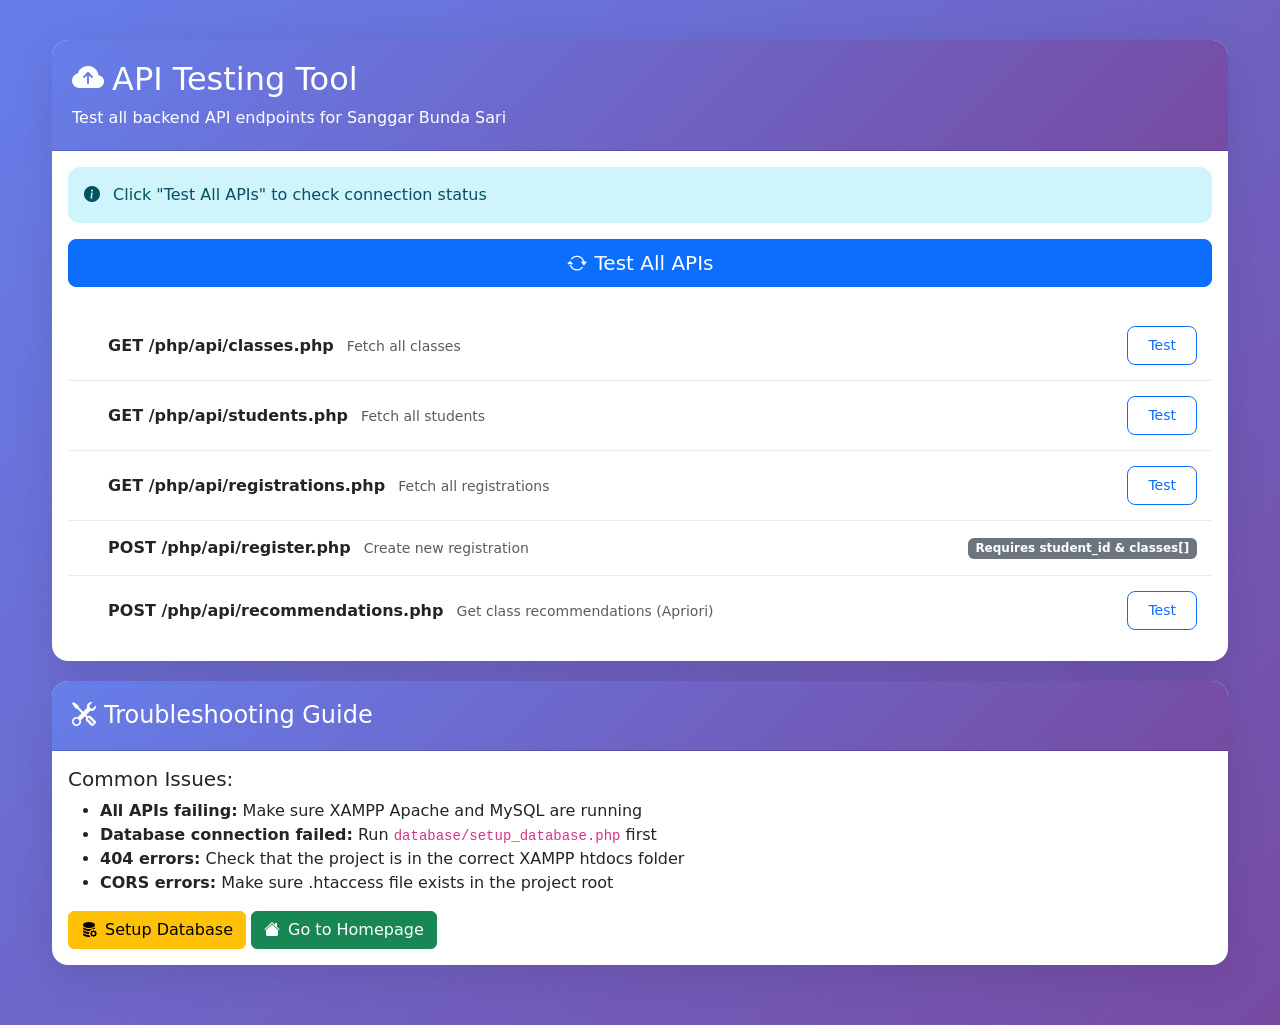
<file: test_api.html>
<!DOCTYPE html>
<html lang="id">
<head>
    <meta charset="UTF-8">
    <meta name="viewport" content="width=device-width, initial-scale=1.0">
    <title>API Tester - Sanggar Bunda Sari</title>
    <link href="https://cdn.jsdelivr.net/npm/bootstrap@5.3.2/dist/css/bootstrap.min.css" rel="stylesheet">
    <link rel="stylesheet" href="https://cdn.jsdelivr.net/npm/bootstrap-icons@1.11.1/font/bootstrap-icons.css">
    <style>
        body {
            background: linear-gradient(135deg, #667eea 0%, #764ba2 100%);
            min-height: 100vh;
            padding: 40px 20px;
        }
        
        .container {
            max-width: 1200px;
        }
        
        .card {
            border: none;
            border-radius: 16px;
            box-shadow: 0 10px 40px rgba(0,0,0,0.1);
            margin-bottom: 20px;
        }
        
        .card-header {
            background: linear-gradient(135deg, #667eea 0%, #764ba2 100%);
            color: white;
            border-radius: 16px 16px 0 0 !important;
            padding: 20px;
        }
        
        .endpoint {
            padding: 15px;
            border-bottom: 1px solid #e9ecef;
        }
        
        .endpoint:last-child {
            border-bottom: none;
        }
        
        .status-indicator {
            width: 12px;
            height: 12px;
            border-radius: 50%;
            display: inline-block;
            margin-right: 8px;
        }
        
        .status-success {
            background: #28a745;
            animation: pulse 2s infinite;
        }
        
        .status-error {
            background: #dc3545;
        }
        
        .status-loading {
            background: #ffc107;
            animation: pulse 1s infinite;
        }
        
        @keyframes pulse {
            0%, 100% { opacity: 1; }
            50% { opacity: 0.5; }
        }
        
        .response-box {
            background: #f8f9fa;
            border-radius: 8px;
            padding: 15px;
            margin-top: 10px;
            font-family: 'Courier New', monospace;
            font-size: 12px;
            max-height: 300px;
            overflow-y: auto;
            display: none;
        }
        
        .response-box.show {
            display: block;
        }
        
        .btn-test {
            padding: 8px 20px;
            border-radius: 8px;
            font-size: 14px;
        }
        
        pre {
            margin: 0;
            white-space: pre-wrap;
            word-wrap: break-word;
        }
        
        .alert-custom {
            border-radius: 12px;
            border: none;
        }
    </style>
</head>
<body>
    <div class="container">
        <div class="card">
            <div class="card-header">
                <h2 class="mb-0"><i class="bi bi-cloud-arrow-up-fill me-2"></i>API Testing Tool</h2>
                <p class="mb-0 mt-2">Test all backend API endpoints for Sanggar Bunda Sari</p>
            </div>
            <div class="card-body">
                <!-- Connection Status -->
                <div id="connectionStatus" class="alert alert-info alert-custom">
                    <i class="bi bi-info-circle-fill me-2"></i>
                    <span id="statusMessage">Click "Test All APIs" to check connection status</span>
                </div>
                
                <button onclick="testAllAPIs()" class="btn btn-primary btn-lg w-100 mb-4">
                    <i class="bi bi-arrow-repeat me-2"></i>Test All APIs
                </button>
                
                <!-- API Endpoints -->
                <div class="endpoint" id="endpoint-classes">
                    <div class="d-flex justify-content-between align-items-center">
                        <div>
                            <span class="status-indicator" id="status-classes"></span>
                            <strong>GET /php/api/classes.php</strong>
                            <small class="text-muted ms-2">Fetch all classes</small>
                        </div>
                        <button onclick="testAPI('classes', 'GET')" class="btn btn-sm btn-outline-primary btn-test">Test</button>
                    </div>
                    <div class="response-box" id="response-classes"></div>
                </div>
                
                <div class="endpoint" id="endpoint-students">
                    <div class="d-flex justify-content-between align-items-center">
                        <div>
                            <span class="status-indicator" id="status-students"></span>
                            <strong>GET /php/api/students.php</strong>
                            <small class="text-muted ms-2">Fetch all students</small>
                        </div>
                        <button onclick="testAPI('students', 'GET')" class="btn btn-sm btn-outline-primary btn-test">Test</button>
                    </div>
                    <div class="response-box" id="response-students"></div>
                </div>
                
                <div class="endpoint" id="endpoint-registrations">
                    <div class="d-flex justify-content-between align-items-center">
                        <div>
                            <span class="status-indicator" id="status-registrations"></span>
                            <strong>GET /php/api/registrations.php</strong>
                            <small class="text-muted ms-2">Fetch all registrations</small>
                        </div>
                        <button onclick="testAPI('registrations', 'GET')" class="btn btn-sm btn-outline-primary btn-test">Test</button>
                    </div>
                    <div class="response-box" id="response-registrations"></div>
                </div>
                
                <div class="endpoint" id="endpoint-register">
                    <div class="d-flex justify-content-between align-items-center">
                        <div>
                            <span class="status-indicator" id="status-register"></span>
                            <strong>POST /php/api/register.php</strong>
                            <small class="text-muted ms-2">Create new registration</small>
                        </div>
                        <span class="badge bg-secondary">Requires student_id & classes[]</span>
                    </div>
                    <div class="response-box" id="response-register">
                        <em>This endpoint requires POST data. Use the registration form in the frontend to test.</em>
                    </div>
                </div>
                
                <div class="endpoint" id="endpoint-recommendations">
                    <div class="d-flex justify-content-between align-items-center">
                        <div>
                            <span class="status-indicator" id="status-recommendations"></span>
                            <strong>POST /php/api/recommendations.php</strong>
                            <small class="text-muted ms-2">Get class recommendations (Apriori)</small>
                        </div>
                        <button onclick="testRecommendations()" class="btn btn-sm btn-outline-primary btn-test">Test</button>
                    </div>
                    <div class="response-box" id="response-recommendations"></div>
                </div>
            </div>
        </div>
        
        <!-- Troubleshooting Guide -->
        <div class="card">
            <div class="card-header">
                <h4 class="mb-0"><i class="bi bi-tools me-2"></i>Troubleshooting Guide</h4>
            </div>
            <div class="card-body">
                <h5>Common Issues:</h5>
                <ul>
                    <li><strong>All APIs failing:</strong> Make sure XAMPP Apache and MySQL are running</li>
                    <li><strong>Database connection failed:</strong> Run <code>database/setup_database.php</code> first</li>
                    <li><strong>404 errors:</strong> Check that the project is in the correct XAMPP htdocs folder</li>
                    <li><strong>CORS errors:</strong> Make sure .htaccess file exists in the project root</li>
                </ul>
                
                <div class="mt-3">
                    <a href="database/setup_database.php" class="btn btn-warning">
                        <i class="bi bi-database-fill-gear me-2"></i>Setup Database
                    </a>
                    <a href="templates/index.html" class="btn btn-success">
                        <i class="bi bi-house-fill me-2"></i>Go to Homepage
                    </a>
                </div>
            </div>
        </div>
    </div>
    
    <script>
        const API_BASE = '/sistem-pendaftaran-siswa/php/api/';
        
        async function testAPI(endpoint, method = 'GET', data = null) {
            const statusEl = document.getElementById(`status-${endpoint}`);
            const responseEl = document.getElementById(`response-${endpoint}`);
            
            // Set loading state
            statusEl.className = 'status-indicator status-loading';
            responseEl.classList.add('show');
            responseEl.innerHTML = '<em>Loading...</em>';
            
            try {
                const options = {
                    method: method,
                    headers: {
                        'Content-Type': 'application/json',
                    }
                };
                
                if (data) {
                    options.body = JSON.stringify(data);
                }
                
                const response = await fetch(API_BASE + endpoint + '.php', options);
                const result = await response.json();
                
                if (response.ok) {
                    statusEl.className = 'status-indicator status-success';
                    responseEl.innerHTML = `<strong>✓ Success (${response.status})</strong>\n` + 
                                          JSON.stringify(result, null, 2);
                    return true;
                } else {
                    statusEl.className = 'status-indicator status-error';
                    responseEl.innerHTML = `<strong>✗ Error (${response.status})</strong>\n` + 
                                          JSON.stringify(result, null, 2);
                    return false;
                }
            } catch (error) {
                statusEl.className = 'status-indicator status-error';
                responseEl.innerHTML = `<strong>✗ Network Error</strong>\n${error.message}\n\nPossible causes:\n- XAMPP Apache not running\n- Wrong file path\n- CORS issues`;
                return false;
            }
        }
        
        async function testRecommendations() {
            const endpoint = 'recommendations';
            const statusEl = document.getElementById(`status-${endpoint}`);
            const responseEl = document.getElementById(`response-${endpoint}`);
            
            statusEl.className = 'status-indicator status-loading';
            responseEl.classList.add('show');
            responseEl.innerHTML = '<em>Loading...</em>';
            
            try {
                const response = await fetch(API_BASE + 'recommendations.php', {
                    method: 'POST',
                    headers: {
                        'Content-Type': 'application/json',
                    },
                    body: JSON.stringify({
                        selected_classes: [1, 2] // Test with first 2 classes
                    })
                });
                
                const result = await response.json();
                
                if (response.ok) {
                    statusEl.className = 'status-indicator status-success';
                    responseEl.innerHTML = `<strong>✓ Success (${response.status})</strong>\n` + 
                                          JSON.stringify(result, null, 2);
                } else {
                    statusEl.className = 'status-indicator status-error';
                    responseEl.innerHTML = `<strong>✗ Error (${response.status})</strong>\n` + 
                                          JSON.stringify(result, null, 2);
                }
            } catch (error) {
                statusEl.className = 'status-indicator status-error';
                responseEl.innerHTML = `<strong>✗ Network Error</strong>\n${error.message}`;
            }
        }
        
        async function testAllAPIs() {
            const statusMessage = document.getElementById('statusMessage');
            const connectionStatus = document.getElementById('connectionStatus');
            
            connectionStatus.className = 'alert alert-info alert-custom';
            statusMessage.textContent = 'Testing all endpoints...';
            
            const results = await Promise.all([
                testAPI('classes', 'GET'),
                testAPI('students', 'GET'),
                testAPI('registrations', 'GET')
            ]);
            
            const allSuccess = results.every(r => r === true);
            
            if (allSuccess) {
                connectionStatus.className = 'alert alert-success alert-custom';
                statusMessage.innerHTML = '<i class="bi bi-check-circle-fill me-2"></i>All APIs are working correctly! 🎉';
            } else {
                connectionStatus.className = 'alert alert-danger alert-custom';
                statusMessage.innerHTML = '<i class="bi bi-exclamation-triangle-fill me-2"></i>Some APIs failed. Check the responses below and follow the troubleshooting guide.';
            }
        }
    </script>
</body>
</html>
</file>
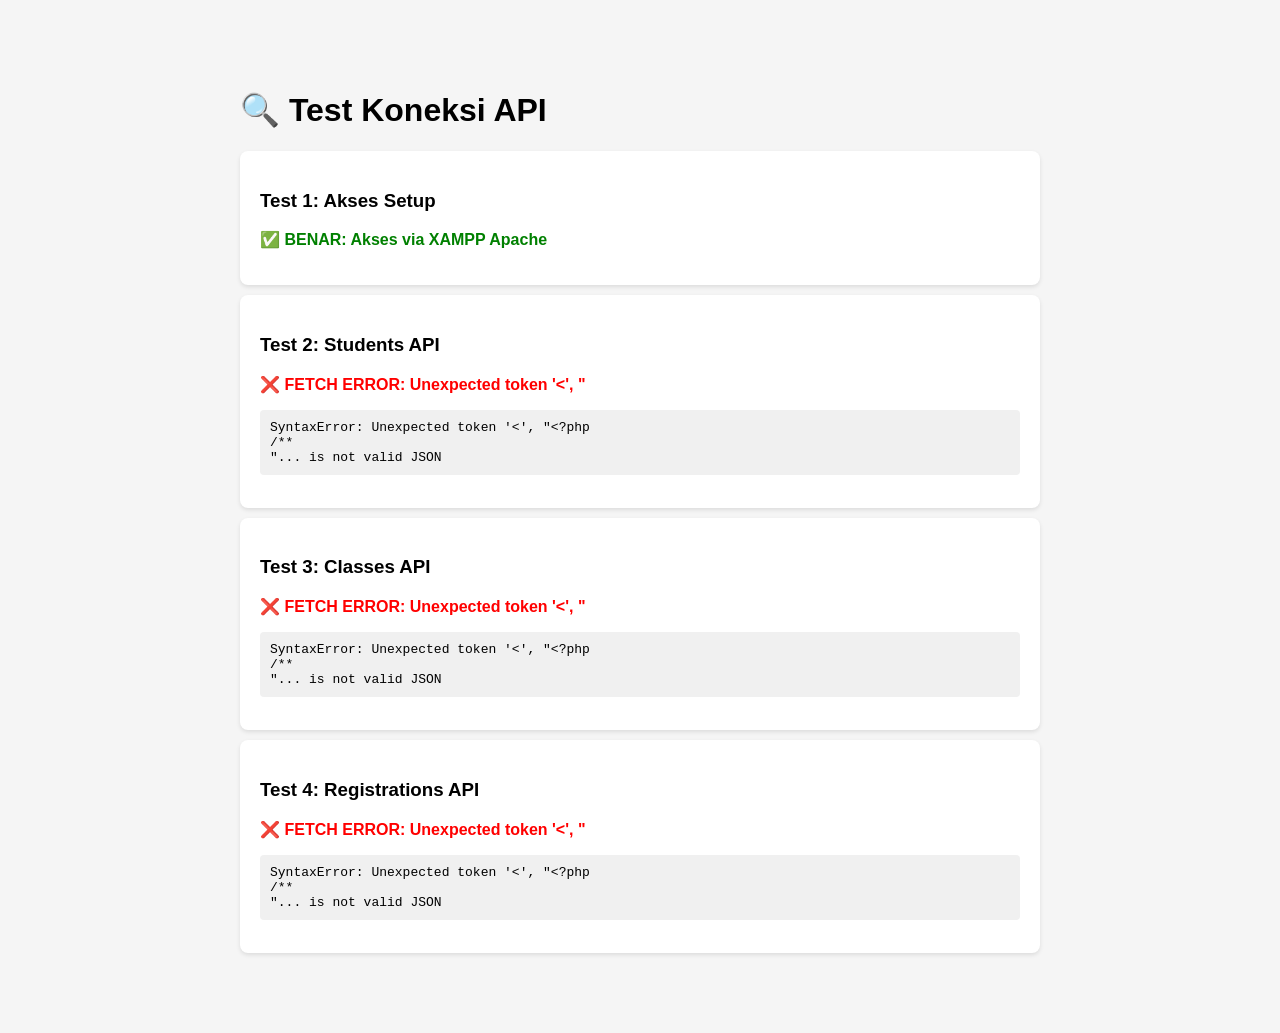
<file: test_api_connection.html>
<!DOCTYPE html>
<html lang="id">
<head>
    <meta charset="UTF-8">
    <meta name="viewport" content="width=device-width, initial-scale=1.0">
    <title>Test Koneksi API</title>
    <style>
        body {
            font-family: Arial, sans-serif;
            max-width: 800px;
            margin: 50px auto;
            padding: 20px;
            background: #f5f5f5;
        }
        .test-box {
            background: white;
            padding: 20px;
            margin: 10px 0;
            border-radius: 8px;
            box-shadow: 0 2px 4px rgba(0,0,0,0.1);
        }
        .success { color: green; font-weight: bold; }
        .error { color: red; font-weight: bold; }
        .loading { color: orange; }
        pre {
            background: #f0f0f0;
            padding: 10px;
            border-radius: 4px;
            overflow-x: auto;
        }
    </style>
</head>
<body>
    <h1>🔍 Test Koneksi API</h1>
    
    <div class="test-box">
        <h3>Test 1: Akses Setup</h3>
        <p id="access-check" class="loading">Checking...</p>
    </div>

    <div class="test-box">
        <h3>Test 2: Students API</h3>
        <p id="students-status" class="loading">Testing...</p>
        <pre id="students-data"></pre>
    </div>

    <div class="test-box">
        <h3>Test 3: Classes API</h3>
        <p id="classes-status" class="loading">Testing...</p>
        <pre id="classes-data"></pre>
    </div>

    <div class="test-box">
        <h3>Test 4: Registrations API</h3>
        <p id="registrations-status" class="loading">Testing...</p>
        <pre id="registrations-data"></pre>
    </div>

    <script>
        // Check access method
        const currentURL = window.location.href;
        const accessCheck = document.getElementById('access-check');
        
        if (currentURL.includes(':5501') || currentURL.includes(':5500')) {
            accessCheck.innerHTML = '❌ ERROR: Anda mengakses via LIVE SERVER (port 5501/5500)<br>' +
                                   '✅ Solusi: Akses via <strong>http://localhost/sistem-pendaftaran-siswa/test_api_connection.html</strong>';
            accessCheck.className = 'error';
        } else if (currentURL.includes('localhost') || currentURL.includes('127.0.0.1') && !currentURL.includes(':')) {
            accessCheck.innerHTML = '✅ BENAR: Akses via XAMPP Apache';
            accessCheck.className = 'success';
        } else {
            accessCheck.innerHTML = '⚠️ WARNING: Metode akses tidak dikenali: ' + currentURL;
            accessCheck.className = 'error';
        }

        // Test APIs
        async function testAPI(url, statusId, dataId) {
            const statusEl = document.getElementById(statusId);
            const dataEl = document.getElementById(dataId);
            
            try {
                statusEl.innerHTML = '⏳ Loading...';
                statusEl.className = 'loading';
                
                const response = await fetch(url);
                const data = await response.json();
                
                if (response.ok) {
                    statusEl.innerHTML = `✅ SUCCESS (${response.status})`;
                    statusEl.className = 'success';
                    dataEl.textContent = JSON.stringify(data, null, 2);
                } else {
                    statusEl.innerHTML = `❌ ERROR (${response.status})`;
                    statusEl.className = 'error';
                    dataEl.textContent = JSON.stringify(data, null, 2);
                }
            } catch (error) {
                statusEl.innerHTML = `❌ FETCH ERROR: ${error.message}`;
                statusEl.className = 'error';
                dataEl.textContent = error.stack;
            }
        }

        // Run tests
        testAPI('php/api/students.php', 'students-status', 'students-data');
        testAPI('php/api/classes.php', 'classes-status', 'classes-data');
        testAPI('php/api/registrations.php', 'registrations-status', 'registrations-data');
    </script>
</body>
</html>
</file>
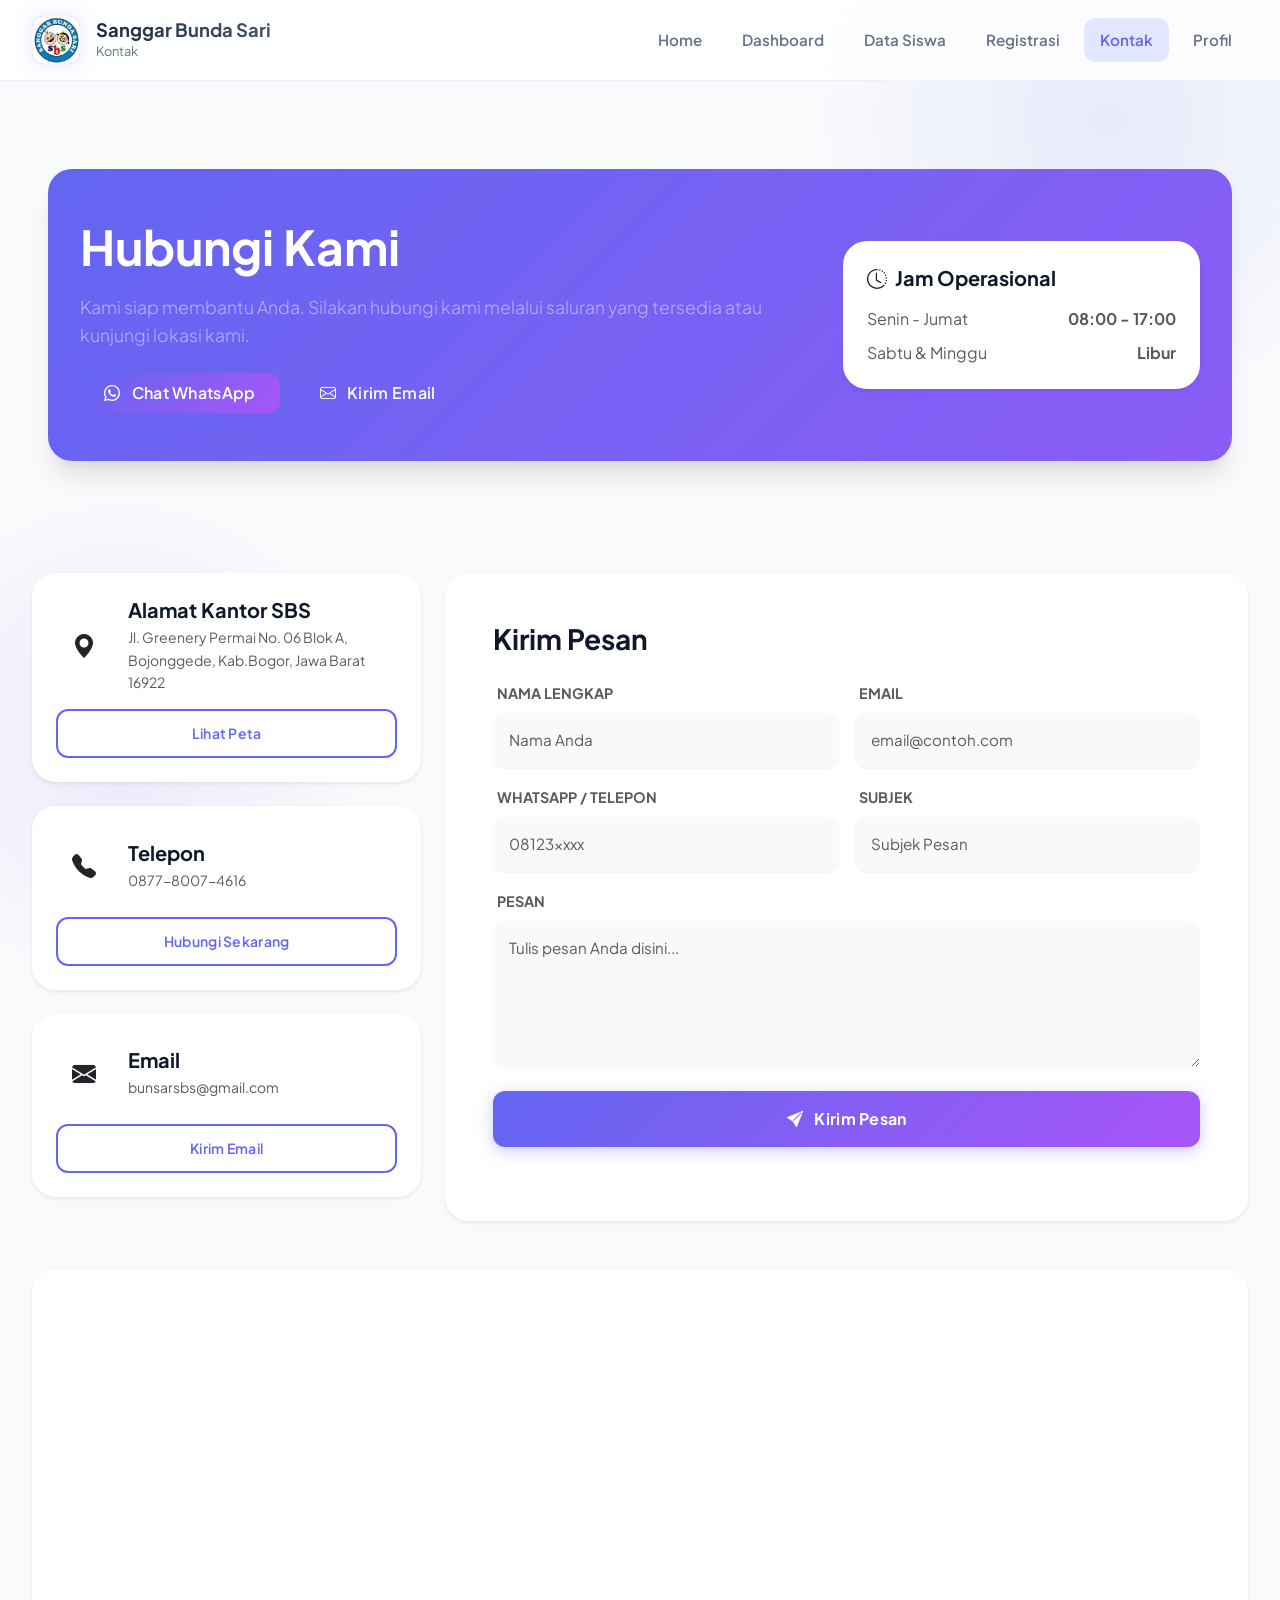
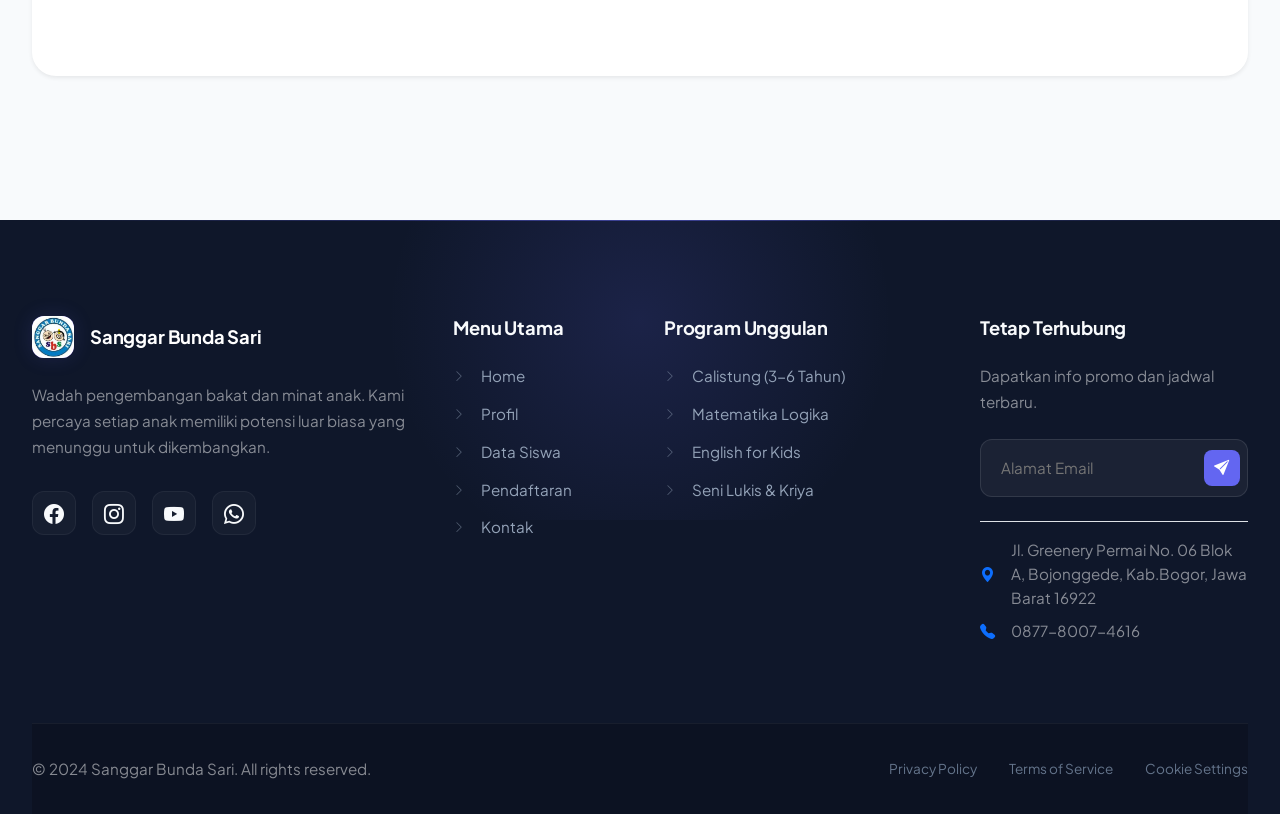
<file: templates/contact.html>
<!DOCTYPE html>
<html lang="id">
<head>
    <meta charset="UTF-8">
    <meta name="viewport" content="width=device-width, initial-scale=1.0">
    <title>Kontak - Sanggar Bunda Sari</title>
    <!-- Bootstrap CSS -->
    <link href="https://cdn.jsdelivr.net/npm/bootstrap@5.3.2/dist/css/bootstrap.min.css" rel="stylesheet" integrity="sha384-T3c6CoIi6uLrA9TneNEoa7RxnatzjcDSCmG1MXxSR1GAsXEV/Dwwykc2MPK8M2HN" crossorigin="anonymous">
    <!-- Bootstrap Icons -->
    <link rel="stylesheet" href="https://cdn.jsdelivr.net/npm/bootstrap-icons@1.11.1/font/bootstrap-icons.css">
    <link rel="stylesheet" href="../static/css/style.css">
</head>
<body>
    <div class="container-fluid px-0">
        <header id="mainHeader">
            <div class="header-container container-custom">
                <div class="header-left">
                    <div class="logo-container">
                        <img src="../static/Images/logo.png" alt="Logo" onerror="this.style.display='none'; this.nextElementSibling.style.display='flex';">
                        <div class="logo-fallback" style="display: none;">SBS</div>
                    </div>
                    <div class="logo-text d-none d-sm-block">
                        <h1>Sanggar Bunda Sari</h1>
                        <p>Kontak</p>
                    </div>
                </div>
                
                <div class="header-content d-none d-lg-block">
                    <nav>
                        <a href="./index.html">Home</a>
                        <a href="./dashboard.html">Dashboard</a>
                        <a href="./students.html">Data Siswa</a>
                        <a href="./register.html">Registrasi</a>
                        <a href="./contact.html" class="active">Kontak</a>
                        <a href="./profile.html">Profil</a>
                    </nav>
                </div>

                <button class="menu-toggle d-lg-none" id="menuToggle" onclick="toggleMobileMenu()" aria-label="Toggle menu">
                    <span></span>
                    <span></span>
                    <span></span>
                </button>
            </div>
        </header>



        <main class="container-custom py-4">
             <!-- Hero Section -->
            <div class="hero-wrapper mb-5 animate-fade-in">
                <div class="hero-card py-5">
                    <div class="row align-items-center">
                        <div class="col-lg-8 mb-4 mb-lg-0">
                            <h1 class="mb-3">Hubungi Kami</h1>
                            <p class="lead mb-4 text-white-50">Kami siap membantu Anda. Silakan hubungi kami melalui saluran yang tersedia atau kunjungi lokasi kami.</p>
                            <div class="d-flex flex-wrap gap-3">
                                <a href="https://wa.me/6287780074616" target="_blank" class="btn btn-primary px-4 py-2">
                                    <i class="bi bi-whatsapp me-2"></i> Chat WhatsApp
                                </a>
                                <a href="mailto:info@sanggarbundasari.id" class="btn btn-outline-light px-4 py-2">
                                    <i class="bi bi-envelope me-2"></i> Kirim Email
                                </a>
                            </div>
                        </div>
                         <div class="col-lg-4">
                            <div class="card border-0 glass text-dark shadow-sm">
                                <div class="card-body p-4">
                                    <h5 class="fw-bold mb-3 d-flex align-items-center">
                                        <i class="bi bi-clock-history me-2"></i> Jam Operasional
                                    </h5>
                                    <ul class="list-unstyled mb-0 opacity-75">
                                        <li class="d-flex justify-content-between mb-2">
                                            <span>Senin - Jumat</span>
                                            <span class="fw-bold">08:00 - 17:00</span>
                                        </li>
                                        <li class="d-flex justify-content-between">
                                            <span>Sabtu & Minggu</span>
                                            <span class="fw-bold text-danger-subtle">Libur</span>
                                        </li>
                                    </ul>
                                </div>
                            </div>
                        </div>
                    </div>
                </div>
            </div>

            <div class="row g-4 mb-5 animate-slide-up delay-100">
                <div class="col-lg-4">
                    <!-- Contact Info Cards -->
                     <div class="card border-0 shadow-sm mb-4 hover-lift reveal active" style="animation-delay: 100ms">
                        <div class="card-body p-4">
                            <div class="d-flex align-items-center gap-3 mb-3">
                                <div class="icon-box bg-indigo-50 text-indigo rounded-3 p-3">
                                    <i class="bi bi-geo-alt-fill fs-4"></i>
                                </div>
                                <div>
                                    <h5 class="fw-bold mb-1">Alamat Kantor SBS</h5>
                                    <p class="text-muted mb-0 small">Jl. Greenery Permai No. 06 Blok A, Bojonggede, Kab.Bogor, Jawa Barat 16922</p>
                                </div>
                            </div>
                            <a href="https://maps.app.goo.gl/313ouBXeeEjmeQ4f8" target="_blank" class="btn btn-sm btn-outline-primary w-100">Lihat Peta</a>
                        </div>
                    </div>
                    <div class="card border-0 shadow-sm mb-4 hover-lift reveal active" style="animation-delay: 200ms">
                        <div class="card-body p-4">
                            <div class="d-flex align-items-center gap-3 mb-3">
                                <div class="icon-box bg-indigo-50 text-indigo rounded-3 p-3">
                                    <i class="bi bi-telephone-fill fs-4"></i>
                                </div>
                                <div>
                                    <h5 class="fw-bold mb-1">Telepon</h5>
                                    <p class="text-muted mb-0 small">0877-8007-4616</p>
                                </div>
                            </div>
                            <a href="tel:+6281234567890" class="btn btn-sm btn-outline-primary w-100">Hubungi Sekarang</a>
                        </div>
                    </div>
                    <div class="card border-0 shadow-sm mb-4 hover-lift reveal active" style="animation-delay: 300ms">
                        <div class="card-body p-4">
                            <div class="d-flex align-items-center gap-3 mb-3">
                                <div class="icon-box bg-indigo-50 text-indigo rounded-3 p-3">
                                    <i class="bi bi-envelope-fill fs-4"></i>
                                </div>
                                <div>
                                    <h5 class="fw-bold mb-1">Email</h5>
                                    <p class="text-muted mb-0 small">bunsarsbs@gmail.com</p>
                                </div>
                            </div>
                             <a href="mailto:bunsarsbs@gmail.com" class="btn btn-sm btn-outline-primary w-100">Kirim Email</a>
                        </div>
                    </div>
                </div>

                 <div class="col-lg-8">
                     <!-- Contact Form -->
                    <div class="card border-0 shadow-sm glass h-100 reveal active" style="animation-delay: 400ms">
                        <div class="card-body p-4 p-lg-5">
                            <h3 class="fw-bold mb-4">Kirim Pesan</h3>
                            <form id="contactForm">
                                <div class="row g-3">
                                    <div class="col-md-6">
                                        <label for="contactName" class="form-label fw-bold small text-uppercase text-muted">Nama Lengkap</label>
                                        <input type="text" class="form-control bg-light border-0 py-3 px-3" id="contactName" name="name" placeholder="Nama Anda" required>
                                    </div>
                                    <div class="col-md-6">
                                        <label for="contactEmail" class="form-label fw-bold small text-uppercase text-muted">Email</label>
                                        <input type="email" class="form-control bg-light border-0 py-3 px-3" id="contactEmail" name="email" placeholder="email@contoh.com" required>
                                    </div>
                                    <div class="col-md-6">
                                        <label for="contactPhone" class="form-label fw-bold small text-uppercase text-muted">WhatsApp / Telepon</label>
                                        <input type="tel" class="form-control bg-light border-0 py-3 px-3" id="contactPhone" name="phone" placeholder="08123xxxx" required>
                                    </div>
                                     <div class="col-md-6">
                                        <label for="contactSubject" class="form-label fw-bold small text-uppercase text-muted">Subjek</label>
                                        <input type="text" class="form-control bg-light border-0 py-3 px-3" id="contactSubject" name="subject" placeholder="Subjek Pesan" required>
                                    </div>
                                    <div class="col-12">
                                        <label for="contactMessage" class="form-label fw-bold small text-uppercase text-muted">Pesan</label>
                                        <textarea class="form-control bg-light border-0 py-3 px-3" id="contactMessage" name="message" rows="5" placeholder="Tulis pesan Anda disini..." required></textarea>
                                    </div>
                                    <div class="col-12 mt-4">
                                        <button type="submit" class="btn btn-primary w-100 py-3 fw-bold">
                                            <i class="bi bi-send-fill me-2"></i> Kirim Pesan
                                        </button>
                                    </div>
                                </div>
                            </form>
                        </div>
                    </div>
                </div>
            </div>

             <!-- Map Section -->
            <div class="card border-0 shadow-sm animate-slide-up delay-200 overflow-hidden mb-4">
                 <div class="card-body p-0">
                    <iframe src="https://www.google.com/maps/embed?pb=!1m18!1m12!1m3!1d3964.3999213886723!2d106.81454837513127!3d-6.470919593520779!2m3!1f0!2f0!3f0!3m2!1i1024!2i768!4f13.1!3m3!1m2!1s0x2e69c396cf492683%3A0xee96f247db479af8!2sSanggar%20Bunda%20Sari%20Cibinong!5e0!3m2!1sid!2sid!4v1762310317088!5m2!1sid!2sid" width="100%" height="400" style="border:0;" allowfullscreen="" loading="lazy" referrerpolicy="no-referrer-when-downgrade"></iframe>
                 </div>
            </div>
            
        </main>
    </div>

    <footer>
        <div class="container-custom">
            <div class="row g-5">
                <!-- Brand Column -->
                <div class="col-lg-4 col-md-6">
                    <div class="d-flex align-items-center gap-3 mb-4">
                        <div class="logo-container" style="width: 42px; height: 42px;">
                            <img src="../static/Images/logo.png" alt="Logo" onerror="this.style.display='none'; this.nextElementSibling.style.display='flex';">
                            <div class="logo-fallback" style="display: none;">SBS</div>
                        </div>
                        <h4 class="mb-0 text-white">Sanggar Bunda Sari</h4>
                    </div>
                    <p class="text-white-50 mb-4">
                        Wadah pengembangan bakat dan minat anak. Kami percaya setiap anak memiliki potensi luar biasa yang menunggu untuk dikembangkan.
                    </p>
                    <div class="footer-social">
                        <a href="#" aria-label="Facebook"><i class="bi bi-facebook"></i></a>
                        <a href="#" aria-label="Instagram"><i class="bi bi-instagram"></i></a>
                        <a href="#" aria-label="YouTube"><i class="bi bi-youtube"></i></a>
                        <a href="https://wa.me/6287780074616" aria-label="WhatsApp"><i class="bi bi-whatsapp"></i></a>
                    </div>
                </div>

                <!-- Quick Links -->
                <div class="col-lg-2 col-md-6">
                    <h4 class="mb-4">Menu Utama</h4>
                    <ul>
                        <li><a href="./index.html"><i class="bi bi-chevron-right me-2"></i>Home</a></li>
                        <li><a href="./profile.html"><i class="bi bi-chevron-right me-2"></i>Profil</a></li>
                        <li><a href="./students.html"><i class="bi bi-chevron-right me-2"></i>Data Siswa</a></li>
                        <li><a href="./register.html"><i class="bi bi-chevron-right me-2"></i>Pendaftaran</a></li>
                        <li><a href="./contact.html"><i class="bi bi-chevron-right me-2"></i>Kontak</a></li>
                    </ul>
                </div>

                <!-- Programs -->
                <div class="col-lg-3 col-md-6">
                    <h4 class="mb-4">Program Unggulan</h4>
                    <ul>
                        <li><a href="#"><i class="bi bi-chevron-right me-2"></i>Calistung (3-6 Tahun)</a></li>
                        <li><a href="#"><i class="bi bi-chevron-right me-2"></i>Matematika Logika</a></li>
                        <li><a href="#"><i class="bi bi-chevron-right me-2"></i>English for Kids</a></li>
                        <li><a href="#"><i class="bi bi-chevron-right me-2"></i>Seni Lukis & Kriya</a></li>
                    </ul>
                </div>

                <div class="col-lg-3 col-md-6">
                    <h4 class="mb-4">Tetap Terhubung</h4>
                    <p class="text-white-50 mb-3">Dapatkan info promo dan jadwal terbaru.</p>
                    <div class="newsletter-form">
                        <input type="email" placeholder="Alamat Email">
                        <button type="button" aria-label="Subscribe"><i class="bi bi-send-fill"></i></button>
                    </div>
                    <div class="mt-4 pt-3 border-top border-white-10">
                        <div class="d-flex align-items-center gap-3 mb-2">
                            <i class="bi bi-geo-alt-fill text-primary"></i>
                            <span class="text-white-50">Jl. Greenery Permai No. 06 Blok A, Bojonggede, Kab.Bogor, Jawa Barat 16922</span>
                        </div>
                        <div class="d-flex align-items-center gap-3">
                            <i class="bi bi-telephone-fill text-primary"></i>
                            <span class="text-white-50">0877-8007-4616</span>
                        </div>
                    </div>
                </div>
            </div>

            <div class="footer-bottom">
                <div class="footer-bottom-content">
                    <p class="mb-0 text-white-50">&copy; 2024 Sanggar Bunda Sari. All rights reserved.</p>
                    <div class="footer-links">
                        <a href="#">Privacy Policy</a>
                        <a href="#">Terms of Service</a>
                        <a href="#">Cookie Settings</a>
                    </div>
                </div>
            </div>
        </div>
    </footer>

    <script>
        // Form Handling
        document.getElementById('contactForm').addEventListener('submit', function(e) {
            e.preventDefault();
            // In a real app, this would be an API call
            alert('Terima kasih! Pesan Anda telah terkirim. Kami akan menghubungi Anda segera.');
            this.reset();
        });
    </script>
    <!-- Bootstrap JS -->
    <script src="https://cdn.jsdelivr.net/npm/bootstrap@5.3.2/dist/js/bootstrap.bundle.min.js" integrity="sha384-C6RzsynM9kWDrMNeT87bh95OGNyZPhcTNXj1NW7RuBCsyN/o0jlpcV8Qyq46cDfL" crossorigin="anonymous"></script>
    <!-- Main Custom JS -->
    <script src="../static/js/main.js"></script>

    <!-- Mobile Menu Overlay -->
    <div class="mobile-menu-overlay" id="mobileMenuOverlay" onclick="closeMobileMenu()"></div>

    <!-- Mobile Menu -->
    <div class="mobile-menu" id="mobileMenu">
        <div class="mobile-menu-header">
            <h3>Menu</h3>
            <button class="mobile-menu-close" onclick="closeMobileMenu()" aria-label="Close menu">×</button>
        </div>
        <nav class="mobile-menu-nav">
            <a href="./index.html" onclick="closeMobileMenu()">Home</a>
            <a href="./dashboard.html" onclick="closeMobileMenu()">Dashboard</a>
            <a href="./students.html" onclick="closeMobileMenu()">Data Siswa</a>
            <a href="./register.html" onclick="closeMobileMenu()">Registrasi Siswa</a>
            <a href="./contact.html" class="active" onclick="closeMobileMenu()">Kontak</a>
            <a href="./profile.html" onclick="closeMobileMenu()">Profil</a>
        </nav>
    </div>
</body>
</html>
</file>
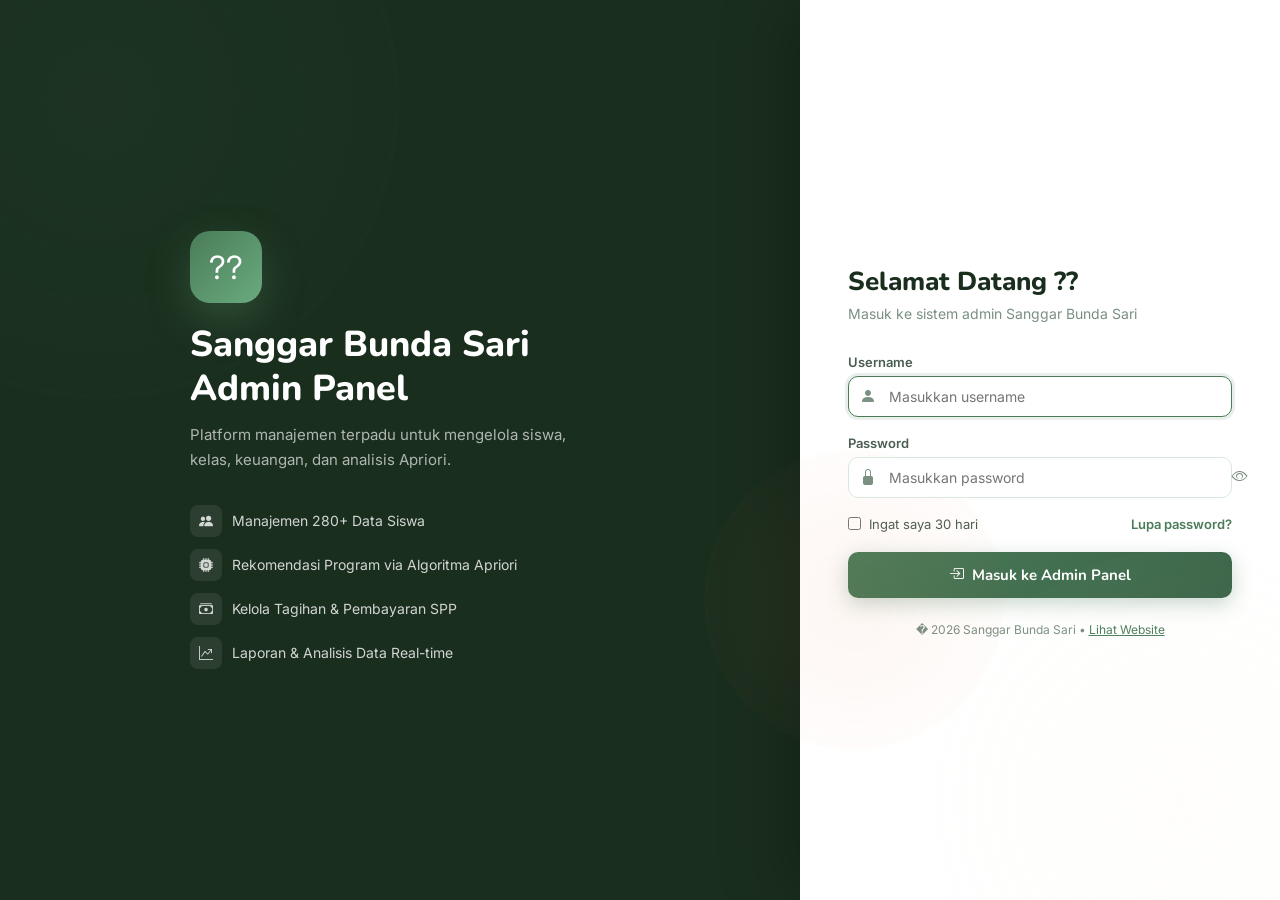
<file: templates/login.html>
<!DOCTYPE html>
<html lang="id">
<head>
<meta charset="UTF-8">
<meta name="viewport" content="width=device-width,initial-scale=1.0">
<title>Login Admin - Sanggar Bunda Sari</title>
<link href="https://fonts.googleapis.com/css2?family=Nunito:wght@400;600;700;800&family=Inter:wght@300;400;500;600;700&display=swap" rel="stylesheet">
<link rel="stylesheet" href="https://cdn.jsdelivr.net/npm/bootstrap-icons@1.11.3/font/bootstrap-icons.css">
<style>
*{box-sizing:border-box;margin:0;padding:0}
body{font-family:'Inter',sans-serif;min-height:100vh;display:flex;background:#1a2e1e;overflow:hidden}
.bg-decoration{position:fixed;inset:0;pointer-events:none;overflow:hidden}
.bg-circle{position:absolute;border-radius:50%;opacity:.07}
.bg-circle:nth-child(1){width:600px;height:600px;background:radial-gradient(circle,#4A7C59,transparent);top:-200px;left:-200px}
.bg-circle:nth-child(2){width:500px;height:500px;background:radial-gradient(circle,#F5ECD7,transparent);bottom:-150px;right:-150px}
.bg-circle:nth-child(3){width:300px;height:300px;background:radial-gradient(circle,#E87C4E,transparent);top:50%;left:55%}
.login-wrapper{display:flex;width:100%;min-height:100vh}
.login-left{flex:1;display:flex;flex-direction:column;justify-content:center;align-items:center;padding:48px;color:#fff;position:relative}
.login-left-inner{max-width:420px;width:100%}
.brand-icon{width:72px;height:72px;border-radius:20px;background:linear-gradient(135deg,#4A7C59,#6aab7e);display:flex;align-items:center;justify-content:center;font-size:32px;margin-bottom:20px;box-shadow:0 16px 40px rgba(74,124,89,.4)}
.login-left h1{font-family:'Nunito',sans-serif;font-size:36px;font-weight:800;line-height:1.2;margin-bottom:12px}
.login-left p{color:rgba(255,255,255,.65);font-size:15px;line-height:1.7;margin-bottom:32px}
.feature-list{display:flex;flex-direction:column;gap:12px}
.feature-item{display:flex;align-items:center;gap:10px;color:rgba(255,255,255,.8);font-size:14px}
.feature-icon{width:32px;height:32px;border-radius:8px;background:rgba(255,255,255,.08);display:flex;align-items:center;justify-content:center;flex-shrink:0}
.login-right{width:480px;background:#fff;display:flex;align-items:center;justify-content:center;padding:48px;box-shadow:-20px 0 60px rgba(0,0,0,.2)}
.login-box{width:100%}
.login-header{margin-bottom:32px}
.login-header h2{font-family:'Nunito',sans-serif;font-size:26px;font-weight:800;color:#1a2e1e;margin-bottom:6px}
.login-header p{color:#7a9082;font-size:14px}
.form-group{margin-bottom:18px}
.form-label{display:block;font-size:13px;font-weight:600;color:#4a5e50;margin-bottom:6px}
.input-wrap{position:relative}
.input-wrap i{position:absolute;left:12px;top:50%;transform:translateY(-50%);color:#7a9082;font-size:16px}
.form-input{width:100%;padding:11px 12px 11px 40px;border:1.5px solid #d8e8dc;border-radius:10px;font-size:14px;color:#1a2e1e;background:#fff;transition:.2s;font-family:'Inter',sans-serif}
.form-input:focus{outline:none;border-color:#4A7C59;box-shadow:0 0 0 3px rgba(74,124,89,.12)}
.input-toggle{position:absolute;right:12px;top:50%;transform:translateY(-50%);cursor:pointer;color:#7a9082;background:none;border:none;font-size:16px;padding:0}
.form-row-check{display:flex;align-items:center;justify-content:space-between;margin-bottom:20px}
.remember-label{display:flex;align-items:center;gap:8px;font-size:13px;color:#4a5e50;cursor:pointer}
.remember-label input{accent-color:#4A7C59}
.forgot-link{font-size:13px;color:#4A7C59;text-decoration:none;font-weight:600}
.forgot-link:hover{text-decoration:underline}
.btn-login{width:100%;padding:13px;background:linear-gradient(135deg,#4A7C59,#3a6347);color:#fff;border:none;border-radius:10px;font-size:15px;font-weight:700;cursor:pointer;transition:.2s;font-family:'Nunito',sans-serif;display:flex;align-items:center;justify-content:center;gap:8px;box-shadow:0 6px 20px rgba(74,124,89,.3)}
.btn-login:hover{transform:translateY(-1px);box-shadow:0 8px 24px rgba(74,124,89,.4)}
.btn-login:active{transform:translateY(0)}
.btn-login:disabled{opacity:.7;cursor:not-allowed;transform:none}
.error-msg{background:#fee2e2;border:1px solid #fca5a5;color:#dc2626;padding:10px 14px;border-radius:8px;font-size:13px;margin-bottom:16px;display:none;align-items:center;gap:8px}
.login-footer{text-align:center;margin-top:24px;font-size:12px;color:#7a9082}
@media(max-width:768px){.login-left{display:none}.login-right{width:100%;padding:32px}}
@keyframes shake{0%,100%{transform:translateX(0)}25%{transform:translateX(-8px)}75%{transform:translateX(8px)}}
.shake{animation:shake .3s ease}
</style>
</head>
<body>
<div class="bg-decoration">
  <div class="bg-circle"></div>
  <div class="bg-circle"></div>
  <div class="bg-circle"></div>
</div>
<div class="login-wrapper">
  <div class="login-left">
    <div class="login-left-inner">
      <div class="brand-icon">??</div>
      <h1>Sanggar Bunda Sari<br>Admin Panel</h1>
      <p>Platform manajemen terpadu untuk mengelola siswa, kelas, keuangan, dan analisis Apriori.</p>
      <div class="feature-list">
        <div class="feature-item"><div class="feature-icon"><i class="bi bi-people-fill"></i></div>Manajemen 280+ Data Siswa</div>
        <div class="feature-item"><div class="feature-icon"><i class="bi bi-cpu-fill"></i></div>Rekomendasi Program via Algoritma Apriori</div>
        <div class="feature-item"><div class="feature-icon"><i class="bi bi-cash-stack"></i></div>Kelola Tagihan & Pembayaran SPP</div>
        <div class="feature-item"><div class="feature-icon"><i class="bi bi-graph-up-arrow"></i></div>Laporan & Analisis Data Real-time</div>
      </div>
    </div>
  </div>
  <div class="login-right">
    <div class="login-box">
      <div class="login-header">
        <h2>Selamat Datang ??</h2>
        <p>Masuk ke sistem admin Sanggar Bunda Sari</p>
      </div>
      <div class="error-msg" id="error-msg"><i class="bi bi-exclamation-circle-fill"></i><span id="error-text">Username atau password salah</span></div>
      <form id="login-form" onsubmit="handleLogin(event)">
        <div class="form-group">
          <label class="form-label">Username</label>
          <div class="input-wrap">
            <i class="bi bi-person-fill"></i>
            <input type="text" id="username" class="form-input" placeholder="Masukkan username" autocomplete="username" autofocus required>
          </div>
        </div>
        <div class="form-group">
          <label class="form-label">Password</label>
          <div class="input-wrap">
            <i class="bi bi-lock-fill"></i>
            <input type="password" id="password" class="form-input" placeholder="Masukkan password" autocomplete="current-password" required>
            <button type="button" class="input-toggle" onclick="togglePwd()"><i class="bi bi-eye" id="eye-icon"></i></button>
          </div>
        </div>
        <div class="form-row-check">
          <label class="remember-label"><input type="checkbox" id="remember"> Ingat saya 30 hari</label>
          <a href="#" class="forgot-link">Lupa password?</a>
        </div>
        <button type="submit" class="btn-login" id="login-btn">
          <i class="bi bi-box-arrow-in-right"></i> Masuk ke Admin Panel
        </button>
      </form>
      <div class="login-footer">
        � 2026 Sanggar Bunda Sari &bull; <a href="./index.html" style="color:#4A7C59">Lihat Website</a>
      </div>
    </div>
  </div>
</div>
<script>
function togglePwd(){
  const p=document.getElementById("password");
  const i=document.getElementById("eye-icon");
  p.type=p.type==="password"?"text":"password";
  i.className=p.type==="password"?"bi bi-eye":"bi bi-eye-slash";
}
async function handleLogin(e){
  e.preventDefault();
  const btn=document.getElementById("login-btn");
  const errEl=document.getElementById("error-msg");
  const errTxt=document.getElementById("error-text");
  btn.disabled=true;
  btn.innerHTML='<span class="spinner" style="width:18px;height:18px;border:2px solid rgba(255,255,255,.3);border-top-color:#fff;border-radius:50%;display:inline-block;animation:spin 1s linear infinite"></span> Masuk...';
  errEl.style.display="none";
  const username=document.getElementById("username").value;
  const password=document.getElementById("password").value;
  try{
    const r=await fetch("/WEB/Website-Sanggar-Bunda-Sari/php/api/login.php",{method:"POST",headers:{"Content-Type":"application/json"},body:JSON.stringify({username,password})});
    const d=await r.json();
    if(d.success||d.authenticated){
      btn.innerHTML='<i class="bi bi-check-lg"></i> Berhasil! Mengarahkan...';
      btn.style.background="linear-gradient(135deg,#22c55e,#16a34a)";
      setTimeout(()=>window.location.href="/WEB/Website-Sanggar-Bunda-Sari/templates/admin.html",800);
    } else {
      errTxt.textContent=d.message||"Username atau password salah. Silakan coba lagi.";
      errEl.style.display="flex";
      document.getElementById("login-form").classList.add("shake");
      setTimeout(()=>document.getElementById("login-form").classList.remove("shake"),400);
      btn.disabled=false;
      btn.innerHTML='<i class="bi bi-box-arrow-in-right"></i> Masuk ke Admin Panel';
    }
  }catch(err){
    errTxt.textContent="Gagal terhubung ke server. Pastikan XAMPP berjalan.";
    errEl.style.display="flex";
    btn.disabled=false;
    btn.innerHTML='<i class="bi bi-box-arrow-in-right"></i> Masuk ke Admin Panel';
  }
}
</script>
<style>@keyframes spin{to{transform:rotate(360deg)}}</style>
</body>
</html>
</file>
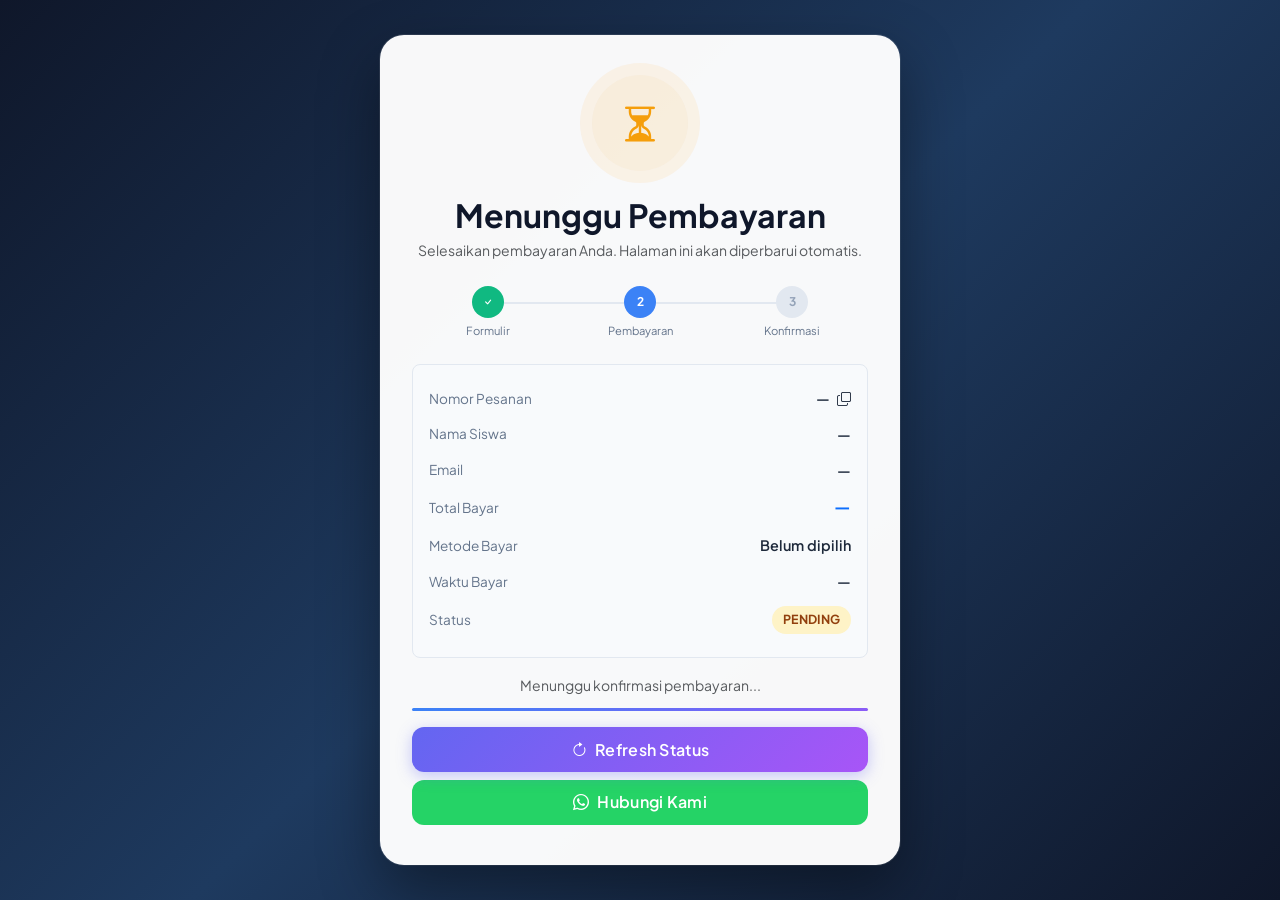
<file: templates/payment_status.html>
<!DOCTYPE html>
<html lang="id">
<head>
    <meta charset="UTF-8">
    <meta name="viewport" content="width=device-width, initial-scale=1.0">
    <title>Status Pembayaran - Sanggar Bunda Sari</title>
    <meta name="description" content="Halaman konfirmasi status pembayaran biaya pendaftaran siswa Sanggar Bunda Sari">
    <!-- Bootstrap CSS -->
    <link href="https://cdn.jsdelivr.net/npm/bootstrap@5.3.2/dist/css/bootstrap.min.css" rel="stylesheet">
    <!-- Bootstrap Icons -->
    <link rel="stylesheet" href="https://cdn.jsdelivr.net/npm/bootstrap-icons@1.11.1/font/bootstrap-icons.css">
    <!-- Google Fonts -->
    <link href="https://fonts.googleapis.com/css2?family=Plus+Jakarta+Sans:wght@300;400;500;600;700;800&display=swap" rel="stylesheet">
    <link rel="stylesheet" href="../static/css/style.css">
    <style>
        :root {
            --status-success: #10b981;
            --status-pending: #f59e0b;
            --status-failed:  #ef4444;
            --status-expired: #6b7280;
        }

        body { font-family: 'Plus Jakarta Sans', sans-serif; }

        /* ---- Status Card ---- */
        .status-wrapper {
            min-height: 100vh;
            display: flex;
            align-items: center;
            justify-content: center;
            padding: 2rem 1rem;
            background: linear-gradient(135deg, #0f172a 0%, #1e3a5f 50%, #0f172a 100%);
        }

        .status-card {
            background: rgba(255,255,255,0.97);
            border-radius: 24px;
            padding: 2.5rem 2rem;
            max-width: 520px;
            width: 100%;
            box-shadow: 0 25px 60px rgba(0,0,0,0.4), 0 0 0 1px rgba(255,255,255,0.1);
            animation: slideUp 0.5s cubic-bezier(0.16, 1, 0.3, 1) both;
        }

        @keyframes slideUp {
            from { opacity: 0; transform: translateY(40px); }
            to   { opacity: 1; transform: translateY(0); }
        }

        /* ---- Status Icon ---- */
        .status-icon-wrap {
            width: 96px;
            height: 96px;
            border-radius: 50%;
            display: flex;
            align-items: center;
            justify-content: center;
            margin: 0 auto 1.5rem;
            font-size: 2.5rem;
            position: relative;
        }

        .status-icon-wrap.success {
            background: rgba(16,185,129,0.12);
            color: var(--status-success);
            box-shadow: 0 0 0 12px rgba(16,185,129,0.08);
        }
        .status-icon-wrap.pending {
            background: rgba(245,158,11,0.12);
            color: var(--status-pending);
            box-shadow: 0 0 0 12px rgba(245,158,11,0.08);
        }
        .status-icon-wrap.failed {
            background: rgba(239,68,68,0.12);
            color: var(--status-failed);
            box-shadow: 0 0 0 12px rgba(239,68,68,0.08);
        }
        .status-icon-wrap.expired {
            background: rgba(107,114,128,0.12);
            color: var(--status-expired);
            box-shadow: 0 0 0 12px rgba(107,114,128,0.08);
        }

        /* Animasi checkmark */
        .icon-success { animation: popIn 0.4s 0.3s cubic-bezier(0.34,1.56,0.64,1) both; }
        @keyframes popIn {
            from { transform: scale(0); opacity: 0; }
            to   { transform: scale(1); opacity: 1; }
        }

        /* Animasi spinner pending */
        .icon-pending { animation: spin 2s linear infinite; }
        @keyframes spin { to { transform: rotate(360deg); } }

        /* ---- Detail Rows ---- */
        .detail-table { width: 100%; }
        .detail-table tr td:first-child {
            color: #64748b;
            font-size: 0.85rem;
            padding: 0.4rem 0;
            width: 45%;
        }
        .detail-table tr td:last-child {
            font-weight: 600;
            color: #1e293b;
            font-size: 0.9rem;
            text-align: right;
            padding: 0.4rem 0;
        }

        /* ---- Status Badge ---- */
        .badge-status {
            display: inline-block;
            padding: 0.35em 0.85em;
            border-radius: 999px;
            font-weight: 700;
            font-size: 0.78rem;
            letter-spacing: 0.03em;
            text-transform: uppercase;
        }
        .badge-success { background:#d1fae5; color:#065f46; }
        .badge-pending { background:#fef3c7; color:#92400e; }
        .badge-failed  { background:#fee2e2; color:#991b1b; }
        .badge-expired { background:#f3f4f6; color:#374151; }

        /* ---- Progress Steps ---- */
        .steps { display:flex; gap:0; margin: 1.5rem 0; }
        .step  { flex:1; text-align:center; position:relative; }
        .step::before {
            content:'';
            position:absolute;
            top:16px; left:50%;
            width:100%; height:2px;
            background:#e2e8f0;
            z-index:0;
        }
        .step:last-child::before { display:none; }
        .step-dot {
            width:32px; height:32px; border-radius:50%;
            display:inline-flex; align-items:center; justify-content:center;
            background:#e2e8f0; color:#94a3b8;
            font-size:0.75rem; font-weight:700;
            position:relative; z-index:1;
            margin-bottom:4px;
        }
        .step.done .step-dot   { background:#10b981; color:#fff; }
        .step.active .step-dot { background:#3b82f6; color:#fff; animation: pulseDot 1.5s ease-in-out infinite; }
        .step-label { font-size:0.7rem; color:#64748b; display:block; }
        @keyframes pulseDot {
            0%,100% { box-shadow:0 0 0 0 rgba(59,130,246,0.4); }
            50%      { box-shadow:0 0 0 8px rgba(59,130,246,0); }
        }

        /* ---- Polling Indicator ---- */
        .polling-bar {
            height: 3px;
            background: linear-gradient(90deg, #3b82f6, #8b5cf6);
            border-radius: 2px;
            animation: progressLoop 2s ease-in-out infinite;
            margin-top: 0.75rem;
        }
        @keyframes progressLoop {
            0%   { width:0%; margin-left:0; }
            50%  { width:70%; margin-left:15%; }
            100% { width:0%; margin-left:100%; }
        }

        /* ---- Buttons ---- */
        .btn-home    { background: linear-gradient(135deg,#3b82f6,#6366f1); color:#fff; border:none; }
        .btn-home:hover { transform:translateY(-2px); box-shadow:0 8px 20px rgba(99,102,241,0.35); color:#fff; }
        .btn-retry   { background:transparent; border:2px solid #ef4444; color:#ef4444; }
        .btn-retry:hover { background:#ef4444; color:#fff; }
        .btn-wa      { background:#25d366; color:#fff; border:none; }
        .btn-wa:hover { background:#1da851; color:#fff; }
        .btn-action  { border-radius:12px; padding:0.65rem 1.4rem; font-weight:600; transition:all 0.25s; }

        /* ---- Loading Skeleton ---- */
        .skeleton { animation:shimmer 1.5s infinite linear; background: linear-gradient(90deg,#f0f0f0 25%,#e0e0e0 50%,#f0f0f0 75%); background-size:200% 100%; border-radius:6px; }
        @keyframes shimmer { 0%{background-position:200% 0} 100%{background-position:-200% 0} }

        /* ---- Copy Button ---- */
        .copy-btn { cursor:pointer; transition:color 0.2s; }
        .copy-btn:hover { color:#3b82f6; }
    </style>
</head>
<body>
    <div class="status-wrapper">
        <div class="status-card" id="statusCard">

            <!-- Loading State -->
            <div id="loadingState" class="text-center py-3">
                <div class="skeleton mb-3" style="height:96px;width:96px;border-radius:50%;margin:0 auto"></div>
                <div class="skeleton mb-2" style="height:28px;width:60%;margin:0 auto"></div>
                <div class="skeleton mb-4" style="height:16px;width:80%;margin:0 auto"></div>
                <div class="skeleton" style="height:180px;border-radius:12px"></div>
            </div>

            <!-- Actual Content (hidden until loaded) -->
            <div id="statusContent" style="display:none">

                <!-- Icon -->
                <div class="text-center mb-3">
                    <div class="status-icon-wrap" id="statusIconWrap">
                        <i id="statusIcon"></i>
                    </div>
                    <h2 class="fw-bold mb-1" id="statusTitle">Memproses...</h2>
                    <p class="text-muted small mb-0" id="statusSubtitle"></p>
                </div>

                <!-- Progress Steps -->
                <div class="steps" id="stepsContainer">
                    <div class="step done" id="step1">
                        <div class="step-dot"><i class="bi bi-check"></i></div>
                        <span class="step-label">Formulir</span>
                    </div>
                    <div class="step" id="step2">
                        <div class="step-dot">2</div>
                        <span class="step-label">Pembayaran</span>
                    </div>
                    <div class="step" id="step3">
                        <div class="step-dot">3</div>
                        <span class="step-label">Konfirmasi</span>
                    </div>
                </div>

                <!-- Detail Table -->
                <div class="p-3 rounded-3 mb-3" id="detailBox" style="background:#f8fafc; border:1px solid #e2e8f0;">
                    <table class="detail-table">
                        <tr>
                            <td>Nomor Pesanan</td>
                            <td id="detailOrderId">—
                                <i class="bi bi-copy ms-1 copy-btn" onclick="copyText('detailOrderId')" title="Salin"></i>
                            </td>
                        </tr>
                        <tr>
                            <td>Nama Siswa</td>
                            <td id="detailName">—</td>
                        </tr>
                        <tr>
                            <td>Email</td>
                            <td id="detailEmail" style="word-break:break-all">—</td>
                        </tr>
                        <tr>
                            <td>Total Bayar</td>
                            <td id="detailAmount" class="text-primary fw-bold" style="font-size:1.05rem">—</td>
                        </tr>
                        <tr>
                            <td>Metode Bayar</td>
                            <td id="detailPayType">—</td>
                        </tr>
                        <tr>
                            <td>Waktu Bayar</td>
                            <td id="detailPaidAt">—</td>
                        </tr>
                        <tr>
                            <td>Status</td>
                            <td id="detailStatus"><span class="badge-status badge-pending">Menunggu</span></td>
                        </tr>
                    </table>
                </div>

                <!-- Polling bar (hanya muncul jika pending) -->
                <div id="pollingContainer" style="display:none">
                    <p class="text-center text-muted small mb-1">Menunggu konfirmasi pembayaran...</p>
                    <div class="polling-bar"></div>
                </div>

                <!-- Action Buttons -->
                <div class="d-grid gap-2 mt-3" id="actionButtons">
                    <!-- Isi oleh JS -->
                </div>

            </div>
            <!-- /statusContent -->

        </div>
    </div>

    <!-- Bootstrap JS -->
    <script src="https://cdn.jsdelivr.net/npm/bootstrap@5.3.2/dist/js/bootstrap.bundle.min.js"></script>
    <script>
    // =====================================================
    // Halaman Status Pembayaran
    // =====================================================

    const API_BASE = '..'; // relatif ke folder templates/
    let pollingTimer = null;
    let pollingCount = 0;
    const MAX_POLLING = 20; // max 20 kali cek (tiap 5 detik = 100 detik)

    // ---- Parse URL Params ----
    const params   = new URLSearchParams(location.search);
    const urlStatus = params.get('status');     // success / pending / failed
    const orderId   = params.get('order_id');
    const regNo     = params.get('registration_no') || sessionStorage.getItem('registration_no');

    // ---- Render Berdasarkan Data ----
    function renderStatus(data) {
        document.getElementById('loadingState').style.display  = 'none';
        document.getElementById('statusContent').style.display = 'block';

        const status      = data.status || urlStatus || 'pending';
        const iconWrap    = document.getElementById('statusIconWrap');
        const iconEl      = document.getElementById('statusIcon');
        const title       = document.getElementById('statusTitle');
        const subtitle    = document.getElementById('statusSubtitle');
        const step2       = document.getElementById('step2');
        const step3       = document.getElementById('step3');
        const actionBtns  = document.getElementById('actionButtons');
        const pollingBox  = document.getElementById('pollingContainer');

        const configs = {
            success: {
                iconClass: 'bi bi-check-circle-fill icon-success',
                wrapClass: 'success',
                title:    'Pembayaran Berhasil! 🎉',
                subtitle: 'Terima kasih! Pendaftaran Anda telah dikonfirmasi.',
                step2cls: 'done', step3cls: 'done',
                badge: '<span class="badge-status badge-success">Lunas</span>',
            },
            pending: {
                iconClass: 'bi bi-hourglass-split icon-pending',
                wrapClass: 'pending',
                title:    'Menunggu Pembayaran',
                subtitle: 'Selesaikan pembayaran Anda. Halaman ini akan diperbarui otomatis.',
                step2cls: 'active', step3cls: '',
                badge: '<span class="badge-status badge-pending">Pending</span>',
            },
            failed: {
                iconClass: 'bi bi-x-circle-fill',
                wrapClass: 'failed',
                title:    'Pembayaran Gagal',
                subtitle: 'Transaksi tidak berhasil. Silakan coba lagi.',
                step2cls: '', step3cls: '',
                badge: '<span class="badge-status badge-failed">Gagal</span>',
            },
            expired: {
                iconClass: 'bi bi-clock-history',
                wrapClass: 'expired',
                title:    'Transaksi Kedaluwarsa',
                subtitle: 'Waktu pembayaran habis. Silakan daftar ulang.',
                step2cls: '', step3cls: '',
                badge: '<span class="badge-status badge-expired">Expired</span>',
            },
        };

        const cfg = configs[status] || configs['pending'];

        iconWrap.className = 'status-icon-wrap ' + cfg.wrapClass;
        iconEl.className   = cfg.iconClass;
        title.textContent  = cfg.title;
        subtitle.textContent = cfg.subtitle;
        step2.className    = 'step ' + cfg.step2cls;
        step3.className    = 'step ' + cfg.step3cls;
        if (cfg.step2cls === 'done') step2.querySelector('.step-dot').innerHTML = '<i class="bi bi-check"></i>';
        if (cfg.step3cls === 'done') step3.querySelector('.step-dot').innerHTML = '<i class="bi bi-check"></i>';

        // Detail
        const oid = data.midtrans_order_id || orderId || '—';
        document.getElementById('detailOrderId').innerHTML =
            oid + ' <i class="bi bi-copy ms-1 copy-btn" onclick="copyText(\'oid_val\')" title="Salin"></i>';
        window['oid_val'] = oid; // trik copy
        document.getElementById('detailName').textContent    = data.student_name || '—';
        document.getElementById('detailEmail').textContent   = data.student_email || '—';
        document.getElementById('detailAmount').textContent  = data.amount
            ? 'Rp ' + Number(data.amount).toLocaleString('id-ID') : '—';
        document.getElementById('detailPayType').textContent = formatPayType(data.payment_type || '—');
        document.getElementById('detailPaidAt').textContent  = data.paid_at
            ? formatDate(data.paid_at) : (status === 'success' ? 'Baru saja' : '—');
        document.getElementById('detailStatus').innerHTML    = cfg.badge;

        // Polling indicator
        if (status === 'pending') {
            pollingBox.style.display = 'block';
            startPolling();
        } else {
            pollingBox.style.display = 'none';
            stopPolling();
        }

        // Tombol aksi
        actionBtns.innerHTML = buildButtons(status, data);
    }

    function buildButtons(status, data) {
        const dashUrl     = './dashboard.html';
        const registerUrl = './register.html';
        const waUrl       = 'https://wa.me/6287780074616?text=' +
            encodeURIComponent('Halo, saya sudah melakukan pembayaran pendaftaran. Order ID: ' + (data.midtrans_order_id || orderId || ''));

        if (status === 'success') {
            return `
                <a href="${dashUrl}" class="btn btn-home btn-action">
                    <i class="bi bi-house-fill me-2"></i>Ke Dashboard
                </a>
                <a href="${waUrl}" target="_blank" class="btn btn-wa btn-action">
                    <i class="bi bi-whatsapp me-2"></i>Konfirmasi via WhatsApp
                </a>`;
        }
        if (status === 'pending') {
            return `
                <button onclick="checkStatusNow()" class="btn btn-primary btn-action">
                    <i class="bi bi-arrow-clockwise me-2"></i>Refresh Status
                </button>
                <a href="${waUrl}" target="_blank" class="btn btn-wa btn-action">
                    <i class="bi bi-whatsapp me-2"></i>Hubungi Kami
                </a>`;
        }
        // failed / expired
        return `
            <a href="${registerUrl}" class="btn btn-retry btn-action">
                <i class="bi bi-arrow-repeat me-2"></i>Coba Daftar Ulang
            </a>
            <a href="${dashUrl}" class="btn btn-outline-secondary btn-action">
                <i class="bi bi-house me-2"></i>Ke Dashboard
            </a>`;
    }

    // ---- Format Helpers ----
    function formatPayType(type) {
        const map = {
            bank_transfer: 'Transfer Bank',
            gopay: 'GoPay',
            shopeepay: 'ShopeePay',
            qris: 'QRIS',
            credit_card: 'Kartu Kredit',
            bca_klikpay: 'BCA KlikPay',
            echannel: 'Mandiri Bill',
            permata: 'Permata',
            cstore: 'Alfamart / Indomaret',
        };
        return map[type] || (type !== '—' ? type : 'Belum dipilih');
    }

    function formatDate(dtStr) {
        if (!dtStr) return '—';
        const d = new Date(dtStr.replace(' ', 'T'));
        return d.toLocaleString('id-ID', { dateStyle:'medium', timeStyle:'short' });
    }

    // ---- Copy to Clipboard ----
    window.copyText = function(elId) {
        const val = window[elId] || document.getElementById(elId)?.innerText || '';
        navigator.clipboard.writeText(val.replace(/\s/g,'').replace(/[^\w\-]/g,'')).then(() => {
            alert('Disalin: ' + val);
        }).catch(() => {});
    };

    // ---- Polling (cek status tiap 5 detik) ----
    function startPolling() {
        if (pollingTimer) return;
        pollingTimer = setInterval(async () => {
            pollingCount++;
            if (pollingCount > MAX_POLLING) {
                stopPolling();
                return;
            }
            await checkStatusNow(true); // silent mode
        }, 5000);
    }

    function stopPolling() {
        if (pollingTimer) {
            clearInterval(pollingTimer);
            pollingTimer = null;
        }
    }

    window.checkStatusNow = async function(silent = false) {
        const searchParam = orderId
            ? `order_id=${encodeURIComponent(orderId)}`
            : regNo
                ? `registration_no=${encodeURIComponent(regNo)}`
                : null;

        if (!searchParam) {
            if (!silent) alert('Tidak ada nomor pesanan untuk dicek.');
            return;
        }

        try {
            const res  = await fetch(`${API_BASE}/php/api/midtrans_check_status.php?${searchParam}`);
            const json = await res.json();
            if (json.success && json.data) {
                renderStatus(json.data);
                // Hentikan polling jika sudah final
                if (['success','failed','expired'].includes(json.data.status)) {
                    stopPolling();
                }
            }
        } catch (e) {
            if (!silent) console.error('Gagal cek status:', e);
        }
    };

    // =====================================================
    // INISIALISASI
    // =====================================================
    async function init() {
        // Jika ada order_id atau regNo, ambil dari API
        if (orderId || regNo) {
            await checkStatusNow(true);
            // Jika berhasil, sudah di-render oleh checkStatusNow
            // Jika gagal (misal DB kosong), render dari URL param
            setTimeout(() => {
                if (document.getElementById('loadingState').style.display !== 'none') {
                    renderStatus({ status: urlStatus || 'pending' });
                }
            }, 3000);
        } else {
            // Tidak ada param — tampilkan berdasarkan urlStatus
            renderStatus({ status: urlStatus || 'pending' });
        }
    }

    init();
    </script>
</body>
</html>
</file>
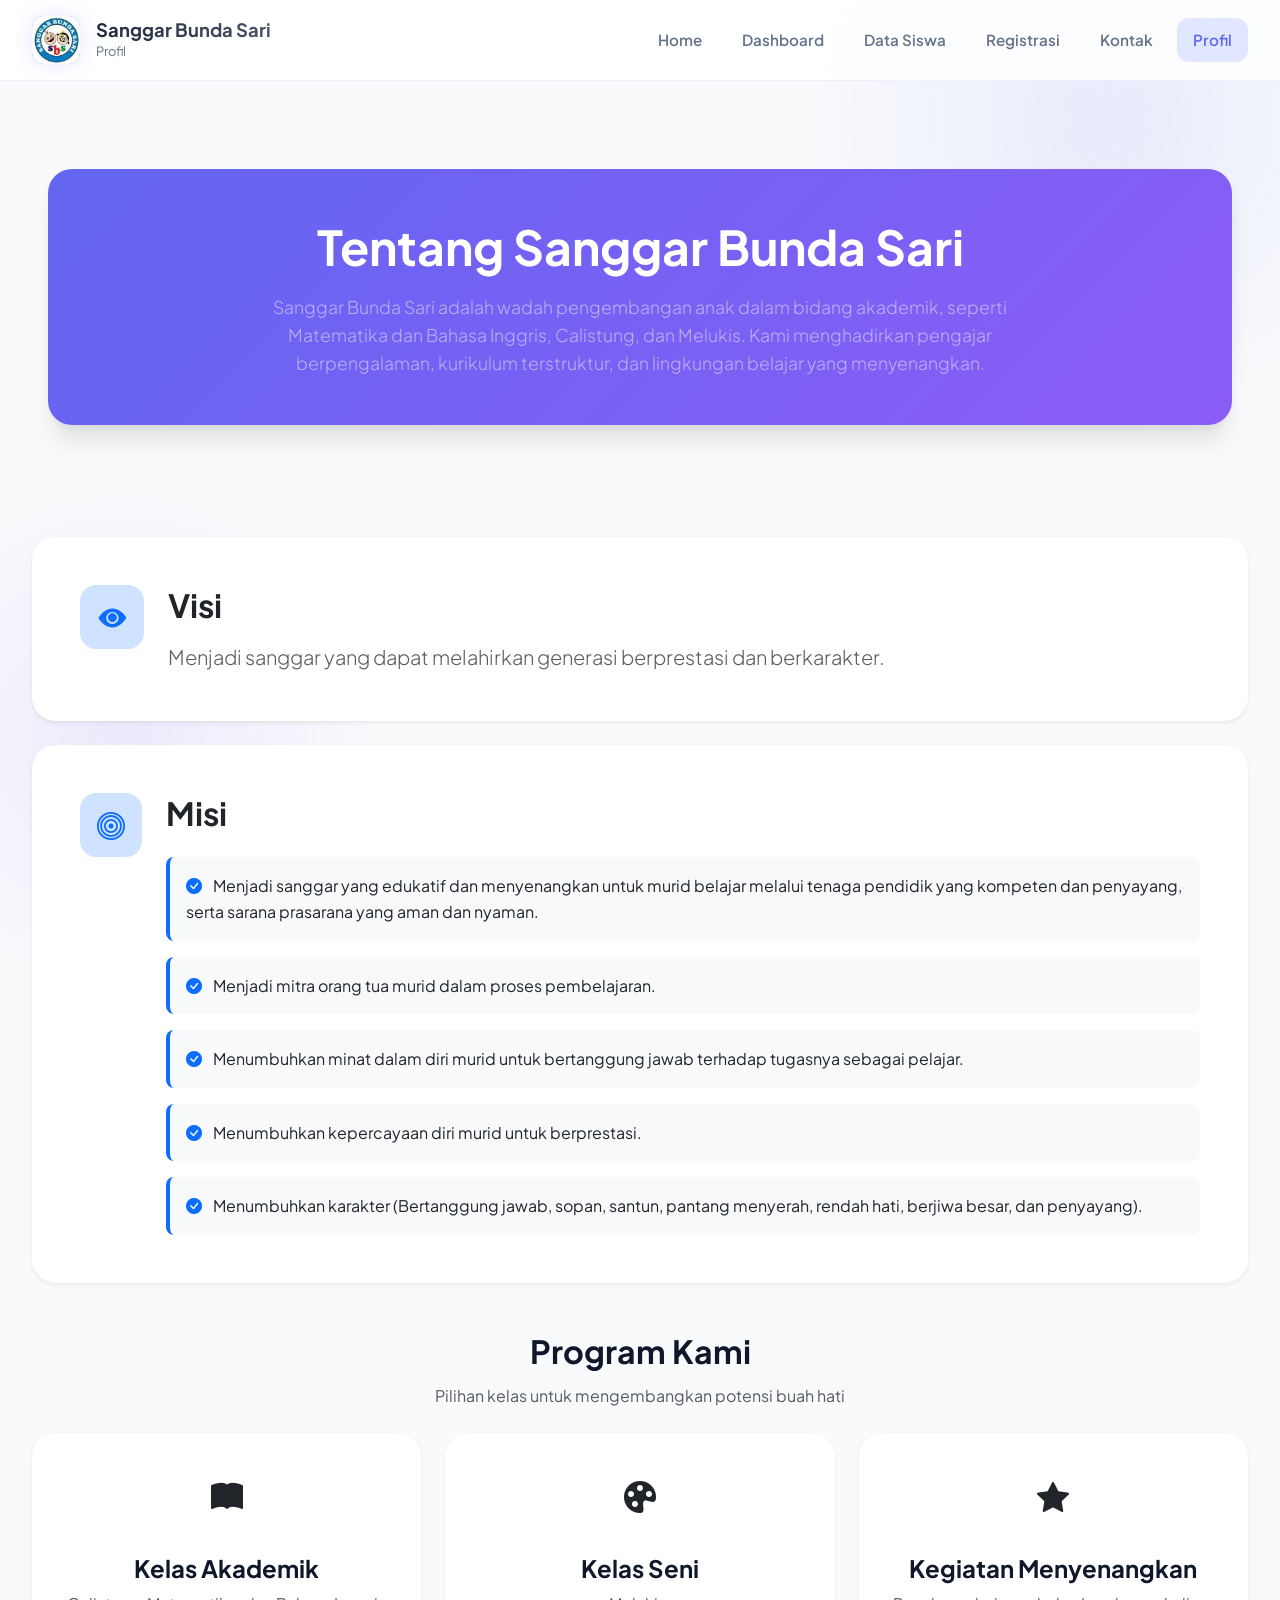
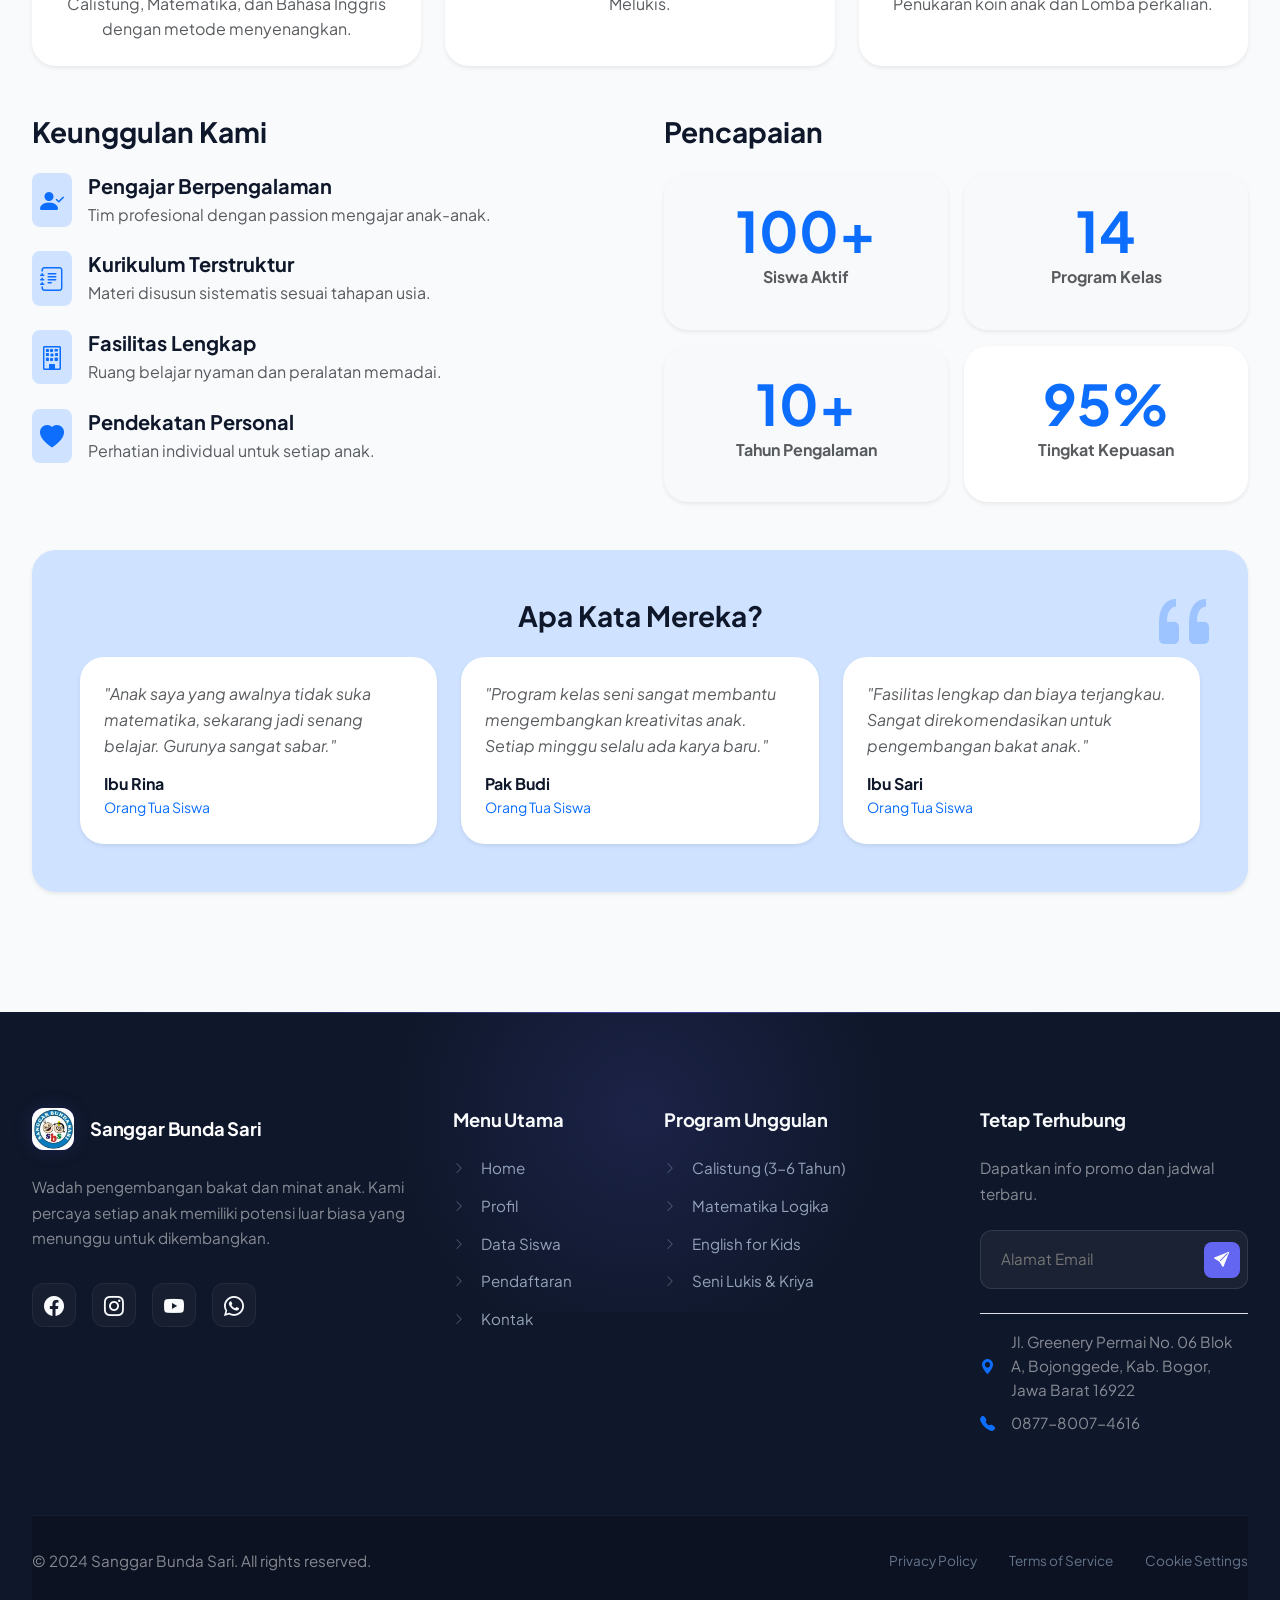
<file: templates/profile.html>
<!DOCTYPE html>
<html lang="id">
<head>
    <meta charset="UTF-8">
    <meta name="viewport" content="width=device-width, initial-scale=1.0">
    <title>Profil - Sanggar Bunda Sari</title>
    <!-- Bootstrap CSS -->
    <link href="https://cdn.jsdelivr.net/npm/bootstrap@5.3.2/dist/css/bootstrap.min.css" rel="stylesheet" integrity="sha384-T3c6CoIi6uLrA9TneNEoa7RxnatzjcDSCmG1MXxSR1GAsXEV/Dwwykc2MPK8M2HN" crossorigin="anonymous">
    <!-- Bootstrap Icons -->
    <link rel="stylesheet" href="https://cdn.jsdelivr.net/npm/bootstrap-icons@1.11.1/font/bootstrap-icons.css">
    <link rel="stylesheet" href="../static/css/style.css">
</head>
<body>
    <div class="container-fluid px-0">
        <header id="mainHeader">
            <div class="header-container container-custom">
                <div class="header-left">
                    <div class="logo-container">
                        <img src="../static/Images/logo.png" alt="Logo" onerror="this.style.display='none'; this.nextElementSibling.style.display='flex';">
                        <div class="logo-fallback" style="display: none;">SBS</div>
                    </div>
                    <div class="logo-text d-none d-sm-block">
                        <h1>Sanggar Bunda Sari</h1>
                        <p>Profil</p>
                    </div>
                </div>
                
                <div class="header-content d-none d-lg-block">
                    <nav>
                        <a href="./index.html">Home</a>
                        <a href="./dashboard.html">Dashboard</a>
                        <a href="./students.html">Data Siswa</a>
                        <a href="./register.html">Registrasi</a>
                        <a href="./contact.html">Kontak</a>
                        <a href="./profile.html" class="active">Profil</a>
                    </nav>
                </div>

                <button class="menu-toggle d-lg-none" id="menuToggle" onclick="toggleMobileMenu()" aria-label="Toggle menu">
                    <span></span>
                    <span></span>
                    <span></span>
                </button>
            </div>
        </header>



        <main class="container-custom py-4">
            <!-- Hero Section -->
            <div class="hero-wrapper mb-5 animate-fade-in">
                <div class="hero-card text-center py-5">
                    <div class="row justify-content-center">
                        <div class="col-lg-8">
                            <h1 class="mb-3">Tentang Sanggar Bunda Sari</h1>
                            <p class="lead mb-0 text-white-50">
                                Sanggar Bunda Sari adalah wadah pengembangan anak dalam bidang akademik, seperti Matematika dan Bahasa Inggris, Calistung, dan Melukis.
                                Kami menghadirkan pengajar berpengalaman, kurikulum terstruktur, dan lingkungan belajar yang menyenangkan.
                            </p>
                        </div>
                    </div>
                </div>
            </div>

            <!-- Visi & Misi -->
            <div class="row g-4 mb-5 animate-slide-up delay-100">
                <div class="col-lg-12">
                     <div class="card border-0 shadow-sm overflow-hidden mb-4 reveal active glass">
                        <div class="card-body p-4 p-lg-5">
                            <div class="d-flex align-items-start gap-4">
                                <div class="icon-box bg-primary-subtle text-primary rounded-4 p-3 d-flex align-items-center justify-content-center" style="width: 64px; height: 64px;">
                                    <i class="bi bi-eye-fill fs-3"></i>
                                </div>
                                <div>
                                    <h2 class="fw-bold mb-3 text-dark">Visi</h2>
                                    <p class="lead text-muted mb-0">Menjadi sanggar yang dapat melahirkan generasi berprestasi dan berkarakter.</p>
                                </div>
                            </div>
                        </div>
                    </div>

                    <div class="card border-0 shadow-sm overflow-hidden">
                        <div class="card-body p-4 p-lg-5">
                            <div class="d-flex align-items-start gap-4">
                                <div class="icon-box bg-primary-subtle text-primary rounded-4 p-3 d-flex align-items-center justify-content-center" style="width: 64px; height: 64px;">
                                    <i class="bi bi-bullseye fs-3"></i>
                                </div>
                                <div class="w-100">
                                    <h2 class="fw-bold mb-4 text-dark">Misi</h2>
                                    <ul class="list-unstyled mb-0">
                                        <li class="mb-3 p-3 bg-light rounded-3 border-start border-4 border-primary">
                                            <i class="bi bi-check-circle-fill text-primary me-2"></i> Menjadi sanggar yang edukatif dan menyenangkan untuk murid belajar melalui tenaga pendidik yang kompeten dan penyayang, serta sarana prasarana yang aman dan nyaman.
                                        </li>
                                        <li class="mb-3 p-3 bg-light rounded-3 border-start border-4 border-primary">
                                            <i class="bi bi-check-circle-fill text-primary me-2"></i> Menjadi mitra orang tua murid dalam proses pembelajaran.
                                        </li>
                                        <li class="mb-3 p-3 bg-light rounded-3 border-start border-4 border-primary">
                                            <i class="bi bi-check-circle-fill text-primary me-2"></i> Menumbuhkan minat dalam diri murid untuk bertanggung jawab terhadap tugasnya sebagai pelajar.
                                        </li>
                                        <li class="mb-3 p-3 bg-light rounded-3 border-start border-4 border-primary">
                                            <i class="bi bi-check-circle-fill text-primary me-2"></i> Menumbuhkan kepercayaan diri murid untuk berprestasi.
                                        </li>
                                        <li class="p-3 bg-light rounded-3 border-start border-4 border-primary">
                                            <i class="bi bi-check-circle-fill text-primary me-2"></i> Menumbuhkan karakter (Bertanggung jawab, sopan, santun, pantang menyerah, rendah hati, berjiwa besar, dan penyayang).
                                        </li>
                                    </ul>
                                </div>
                            </div>
                        </div>
                    </div>
                </div>
            </div>

            <!-- Program Kami -->
             <div class="mb-5 animate-slide-up delay-200">
                <div class="text-center mb-4">
                    <h2 class="fw-bold">Program Kami</h2>
                    <p class="text-muted">Pilihan kelas untuk mengembangkan potensi buah hati</p>
                </div>
                <div class="row g-4">
                    <div class="col-md-4">
                        <div class="card h-100 border-0 shadow-sm hover-lift text-center reveal active" style="animation-delay: 100ms">
                            <div class="card-body p-4">
                                <div class="icon-box mx-auto bg-indigo-50 text-indigo rounded-circle mb-3 d-flex align-items-center justify-content-center" style="width: 80px; height: 80px;">
                                    <i class="bi bi-book-fill fs-2"></i>
                                </div>
                                <h4 class="fw-bold mb-2">Kelas Akademik</h4>
                                <p class="text-muted mb-0">Calistung, Matematika, dan Bahasa Inggris dengan metode menyenangkan.</p>
                            </div>
                        </div>
                    </div>
                    <div class="col-md-4">
                        <div class="card h-100 border-0 shadow-sm hover-lift text-center reveal active" style="animation-delay: 200ms">
                            <div class="card-body p-4">
                                <div class="icon-box mx-auto bg-indigo-50 text-indigo rounded-circle mb-3 d-flex align-items-center justify-content-center" style="width: 80px; height: 80px;">
                                    <i class="bi bi-palette-fill fs-2"></i>
                                </div>
                                <h4 class="fw-bold mb-2">Kelas Seni</h4>
                                <p class="text-muted mb-0">Melukis.</p>
                            </div>
                        </div>
                    </div>
                    <div class="col-md-4">
                        <div class="card h-100 border-0 shadow-sm hover-lift text-center reveal active glass" style="animation-delay: 300ms">
                            <div class="card-body p-4">
                                <div class="icon-box mx-auto bg-indigo-50 text-indigo rounded-circle mb-3 d-flex align-items-center justify-content-center" style="width: 80px; height: 80px;">
                                    <i class="bi bi-star-fill fs-2"></i>
                                </div>
                                <h4 class="fw-bold mb-2">Kegiatan Menyenangkan</h4>
                                <p class="text-muted mb-0">Penukaran koin anak dan Lomba perkalian.</p>
                            </div>
                        </div>
                    </div>
                </div>
            </div>

            <!-- Keunggulan & Pencapaian -->
            <div class="row g-5 mb-5 animate-slide-up delay-300">
                 <div class="col-lg-6">
                    <h3 class="fw-bold mb-4">Keunggulan Kami</h3>
                    <div class="d-flex align-items-start mb-4">
                        <div class="flex-shrink-0 bg-primary-subtle rounded-3 p-2 text-primary me-3">
                            <i class="bi bi-person-check-fill fs-4"></i>
                        </div>
                        <div>
                            <h5 class="fw-bold mb-1">Pengajar Berpengalaman</h5>
                            <p class="text-muted mb-0">Tim profesional dengan passion mengajar anak-anak.</p>
                        </div>
                    </div>
                    <div class="d-flex align-items-start mb-4">
                        <div class="flex-shrink-0 bg-primary-subtle rounded-3 p-2 text-primary me-3">
                            <i class="bi bi-journal-text fs-4"></i>
                        </div>
                        <div>
                            <h5 class="fw-bold mb-1">Kurikulum Terstruktur</h5>
                            <p class="text-muted mb-0">Materi disusun sistematis sesuai tahapan usia.</p>
                        </div>
                    </div>
                    <div class="d-flex align-items-start mb-4">
                        <div class="flex-shrink-0 bg-primary-subtle rounded-3 p-2 text-primary me-3">
                            <i class="bi bi-building fs-4"></i>
                        </div>
                        <div>
                            <h5 class="fw-bold mb-1">Fasilitas Lengkap</h5>
                            <p class="text-muted mb-0">Ruang belajar nyaman dan peralatan memadai.</p>
                        </div>
                    </div>
                     <div class="d-flex align-items-start">
                        <div class="flex-shrink-0 bg-primary-subtle rounded-3 p-2 text-primary me-3">
                            <i class="bi bi-heart-fill fs-4"></i>
                        </div>
                        <div>
                            <h5 class="fw-bold mb-1">Pendekatan Personal</h5>
                            <p class="text-muted mb-0">Perhatian individual untuk setiap anak.</p>
                        </div>
                    </div>
                 </div>
                 <div class="col-lg-6">
                     <h3 class="fw-bold mb-4">Pencapaian</h3>
                     <div class="row g-3">
                         <div class="col-6">
                             <div class="card border-0 shadow-sm bg-light text-center h-100">
                                 <div class="card-body p-4">
                                     <h2 class="display-4 fw-bold text-primary mb-0">100+</h2>
                                     <p class="text-muted fw-bold">Siswa Aktif</p>
                                 </div>
                             </div>
                         </div>
                         <div class="col-6">
                             <div class="card border-0 shadow-sm bg-light text-center h-100">
                                 <div class="card-body p-4">
                                     <h2 class="display-4 fw-bold text-primary mb-0">14</h2>
                                     <p class="text-muted fw-bold">Program Kelas</p>
                                 </div>
                             </div>
                         </div>
                         <div class="col-6">
                             <div class="card border-0 shadow-sm bg-light text-center h-100">
                                 <div class="card-body p-4">
                                     <h2 class="display-4 fw-bold text-primary mb-0">10+</h2>
                                     <p class="text-muted fw-bold">Tahun Pengalaman</p>
                                 </div>
                             </div>
                         </div>
                         <div class="col-6">
                             <div class="card border-0 shadow-sm glass text-center h-100">
                                 <div class="card-body p-4">
                                     <h2 class="display-4 fw-bold text-primary mb-0">95%</h2>
                                     <p class="text-muted fw-bold">Tingkat Kepuasan</p>
                                 </div>
                             </div>
                         </div>
                     </div>
                 </div>
            </div>
            
            <!-- Testimoni -->
            <div class="card border-0 shadow-sm animate-slide-up delay-300 bg-primary-subtle overflow-hidden">
                <div class="card-body p-5 position-relative">
                     <div class="position-absolute top-0 end-0 opacity-25 p-4">
                        <i class="bi bi-quote display-1 text-primary"></i>
                    </div>
                    <h3 class="fw-bold mb-4 text-center">Apa Kata Mereka?</h3>
                    <div class="row g-4">
                        <div class="col-md-4">
                            <div class="card border-0 shadow-sm h-100">
                                <div class="card-body p-4">
                                    <p class="fst-italic text-muted mb-3">"Anak saya yang awalnya tidak suka matematika, sekarang jadi senang belajar. Gurunya sangat sabar."</p>
                                    <h6 class="fw-bold mb-0">Ibu Rina</h6>
                                    <small class="text-primary">Orang Tua Siswa</small>
                                </div>
                            </div>
                        </div>
                        <div class="col-md-4">
                            <div class="card border-0 shadow-sm h-100">
                                <div class="card-body p-4">
                                    <p class="fst-italic text-muted mb-3">"Program kelas seni sangat membantu mengembangkan kreativitas anak. Setiap minggu selalu ada karya baru."</p>
                                    <h6 class="fw-bold mb-0">Pak Budi</h6>
                                    <small class="text-primary">Orang Tua Siswa</small>
                                </div>
                            </div>
                        </div>
                        <div class="col-md-4">
                            <div class="card border-0 shadow-sm h-100">
                                <div class="card-body p-4">
                                    <p class="fst-italic text-muted mb-3">"Fasilitas lengkap dan biaya terjangkau. Sangat direkomendasikan untuk pengembangan bakat anak."</p>
                                    <h6 class="fw-bold mb-0">Ibu Sari</h6>
                                    <small class="text-primary">Orang Tua Siswa</small>
                                </div>
                            </div>
                        </div>
                    </div>
                </div>
            </div>

        </main>
    </div>

    <footer>
        <div class="container-custom">
            <div class="row g-5">
                <!-- Brand Column -->
                <div class="col-lg-4 col-md-6">
                    <div class="d-flex align-items-center gap-3 mb-4">
                        <div class="logo-container" style="width: 42px; height: 42px;">
                            <img src="../static/Images/logo.png" alt="Logo" onerror="this.style.display='none'; this.nextElementSibling.style.display='flex';">
                            <div class="logo-fallback" style="display: none;">SBS</div>
                        </div>
                        <h4 class="mb-0 text-white">Sanggar Bunda Sari</h4>
                    </div>
                    <p class="text-white-50 mb-4">
                        Wadah pengembangan bakat dan minat anak. Kami percaya setiap anak memiliki potensi luar biasa yang menunggu untuk dikembangkan.
                    </p>
                    <div class="footer-social">
                        <a href="#" aria-label="Facebook"><i class="bi bi-facebook"></i></a>
                        <a href="#" aria-label="Instagram"><i class="bi bi-instagram"></i></a>
                        <a href="#" aria-label="YouTube"><i class="bi bi-youtube"></i></a>
                        <a href="https://wa.me/6287780074616" aria-label="WhatsApp"><i class="bi bi-whatsapp"></i></a>
                    </div>
                </div>

                <div class="col-lg-2 col-md-6">
                    <h4 class="mb-4">Menu Utama</h4>
                    <ul>
                        <li><a href="./index.html"><i class="bi bi-chevron-right me-2"></i>Home</a></li>
                        <li><a href="./profile.html"><i class="bi bi-chevron-right me-2"></i>Profil</a></li>
                        <li><a href="./students.html"><i class="bi bi-chevron-right me-2"></i>Data Siswa</a></li>
                        <li><a href="./register.html"><i class="bi bi-chevron-right me-2"></i>Pendaftaran</a></li>
                        <li><a href="./contact.html"><i class="bi bi-chevron-right me-2"></i>Kontak</a></li>
                    </ul>
                </div>

                <div class="col-lg-3 col-md-6">
                    <h4 class="mb-4">Program Unggulan</h4>
                    <ul>
                        <li><a href="#"><i class="bi bi-chevron-right me-2"></i>Calistung (3-6 Tahun)</a></li>
                        <li><a href="#"><i class="bi bi-chevron-right me-2"></i>Matematika Logika</a></li>
                        <li><a href="#"><i class="bi bi-chevron-right me-2"></i>English for Kids</a></li>
                        <li><a href="#"><i class="bi bi-chevron-right me-2"></i>Seni Lukis & Kriya</a></li>
                    </ul>
                </div>

                <div class="col-lg-3 col-md-6">
                    <h4 class="mb-4">Tetap Terhubung</h4>
                    <p class="text-white-50 mb-3">Dapatkan info promo dan jadwal terbaru.</p>
                    <div class="newsletter-form">
                        <input type="email" placeholder="Alamat Email">
                        <button type="button" aria-label="Subscribe"><i class="bi bi-send-fill"></i></button>
                    </div>
                    <div class="mt-4 pt-3 border-top border-white-10">
                        <div class="d-flex align-items-center gap-3 mb-2">
                            <i class="bi bi-geo-alt-fill text-primary"></i>
                            <span class="text-white-50">Jl. Greenery Permai No. 06 Blok A, Bojonggede, Kab. Bogor, Jawa Barat 16922</span>
                        </div>
                        <div class="d-flex align-items-center gap-3">
                            <i class="bi bi-telephone-fill text-primary"></i>
                            <span class="text-white-50">0877-8007-4616</span>
                        </div>
                    </div>
                </div>
            </div>

            <div class="footer-bottom">
                <div class="footer-bottom-content">
                    <p class="mb-0 text-white-50">&copy; 2024 Sanggar Bunda Sari. All rights reserved.</p>
                    <div class="footer-links">
                        <a href="#">Privacy Policy</a>
                        <a href="#">Terms of Service</a>
                        <a href="#">Cookie Settings</a>
                    </div>
                </div>
            </div>
        </div>
    </footer>

    <!-- Bootstrap JS -->
    <script src="https://cdn.jsdelivr.net/npm/bootstrap@5.3.2/dist/js/bootstrap.bundle.min.js" integrity="sha384-C6RzsynM9kWDrMNeT87bh95OGNyZPhcTNXj1NW7RuBCsyN/o0jlpcV8Qyq46cDfL" crossorigin="anonymous"></script>
    <!-- Main Custom JS -->
    <script src="../static/js/main.js"></script>

    <!-- Mobile Menu Overlay -->
    <div class="mobile-menu-overlay" id="mobileMenuOverlay" onclick="closeMobileMenu()"></div>

    <!-- Mobile Menu -->
    <div class="mobile-menu" id="mobileMenu">
        <div class="mobile-menu-header">
            <h3>Menu</h3>
            <button class="mobile-menu-close" onclick="closeMobileMenu()" aria-label="Close menu">×</button>
        </div>
        <nav class="mobile-menu-nav">
            <a href="./index.html" onclick="closeMobileMenu()">Home</a>
            <a href="./dashboard.html" onclick="closeMobileMenu()">Dashboard</a>
            <a href="./students.html" onclick="closeMobileMenu()">Data Siswa</a>
            <a href="./register.html" onclick="closeMobileMenu()">Registrasi Siswa</a>
            <a href="./contact.html" onclick="closeMobileMenu()">Kontak</a>
            <a href="./profile.html" class="active" onclick="closeMobileMenu()">Profil</a>
        </nav>
    </div>
</body>
</html>
</file>
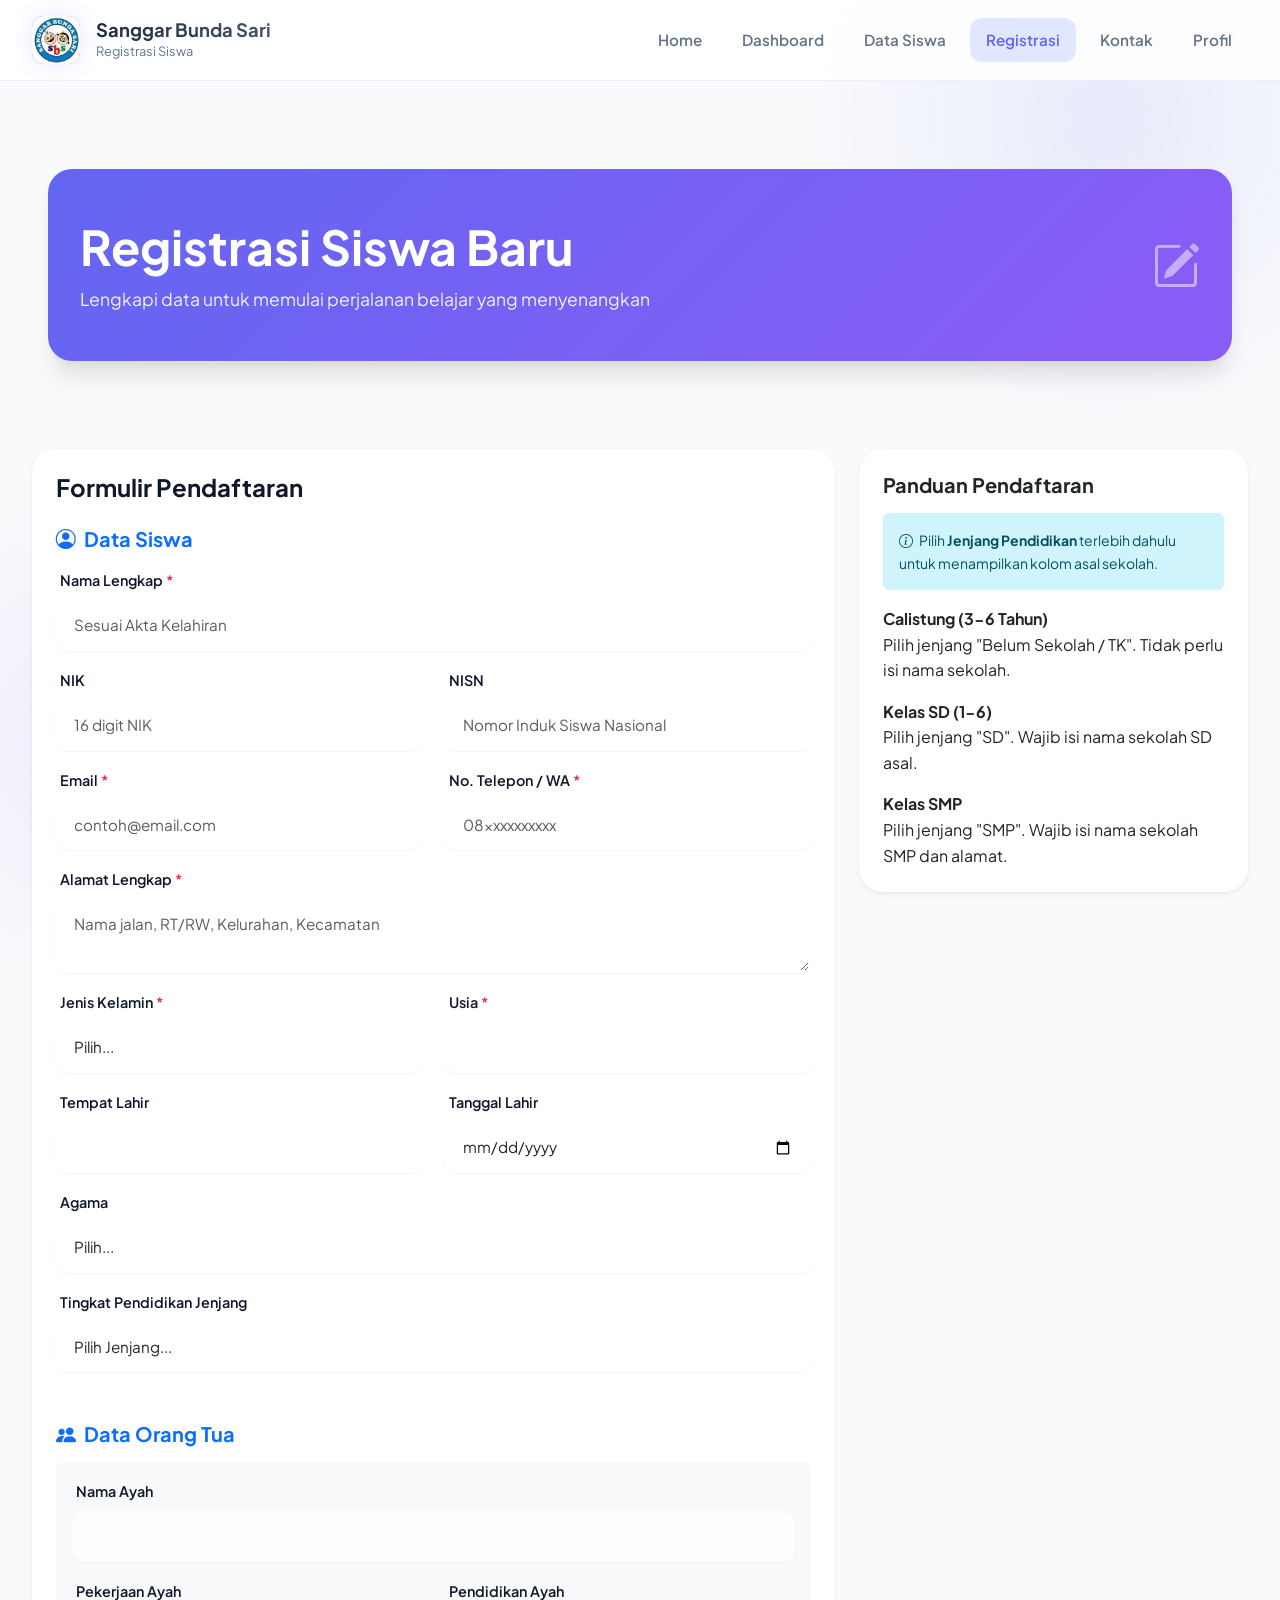
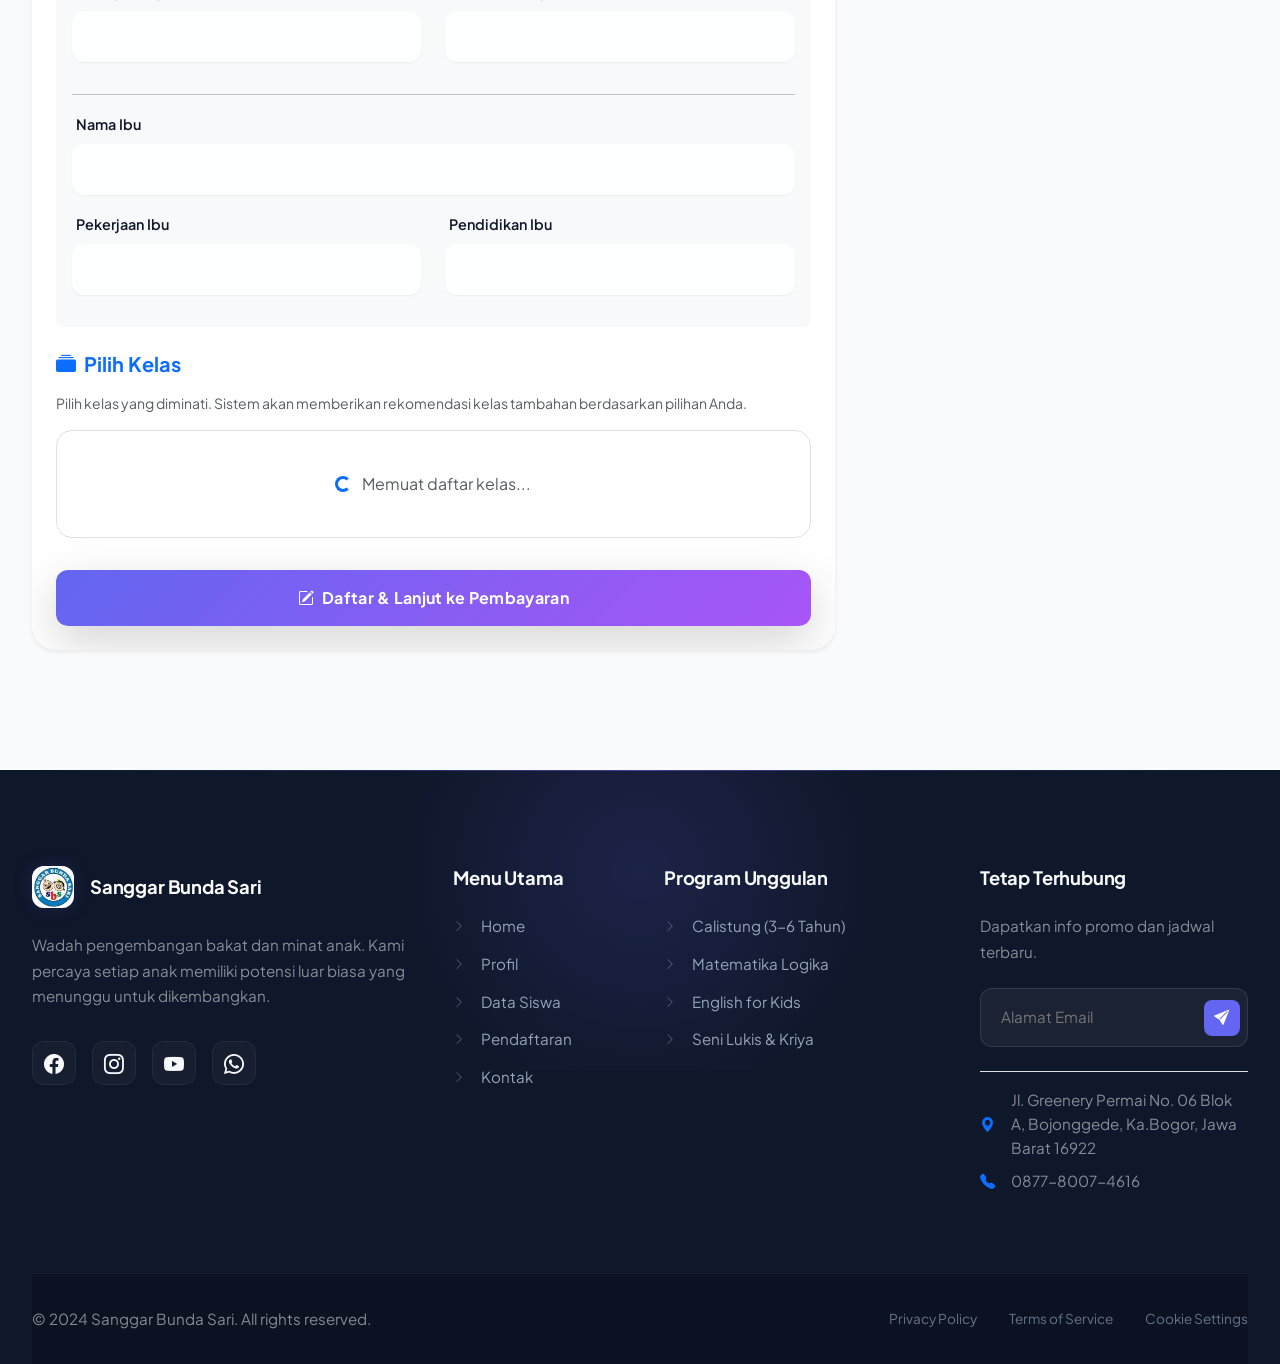
<file: templates/register.html>
<!DOCTYPE html>
<html lang="id">
<head>
    <meta charset="UTF-8">
    <meta name="viewport" content="width=device-width, initial-scale=1.0">
    <title>Registrasi Siswa - Sanggar Bunda Sari</title>
    <!-- Bootstrap CSS -->
    <link href="https://cdn.jsdelivr.net/npm/bootstrap@5.3.2/dist/css/bootstrap.min.css" rel="stylesheet" integrity="sha384-T3c6CoIi6uLrA9TneNEoa7RxnatzjcDSCmG1MXxSR1GAsXEV/Dwwykc2MPK8M2HN" crossorigin="anonymous">
    <!-- Bootstrap Icons -->
    <link rel="stylesheet" href="https://cdn.jsdelivr.net/npm/bootstrap-icons@1.11.1/font/bootstrap-icons.css">
    <!-- Fonts -->
    <link href="https://fonts.googleapis.com/css2?family=Plus+Jakarta+Sans:wght@300;400;500;600;700;800&display=swap" rel="stylesheet">
    <link rel="stylesheet" href="../static/css/style.css">
    <style>
        /* ---- Midtrans Payment Modal Overlay ---- */
        #paymentOverlay {
            display: none;
            position: fixed; inset: 0; z-index: 2000;
            background: rgba(10,15,40,0.75);
            backdrop-filter: blur(6px);
            align-items: center; justify-content: center;
        }
        #paymentOverlay.active { display: flex; animation: fadeInOverlay 0.3s ease; }
        @keyframes fadeInOverlay { from{opacity:0} to{opacity:1} }

        #paymentModalCard {
            background: #fff;
            border-radius: 20px;
            padding: 2rem;
            max-width: 440px; width: 90%;
            box-shadow: 0 30px 80px rgba(0,0,0,0.4);
            animation: slideUpModal 0.4s cubic-bezier(0.16,1,0.3,1) both;
        }
        @keyframes slideUpModal {
            from { transform:translateY(40px); opacity:0; }
            to   { transform:translateY(0);    opacity:1; }
        }

        .payment-summary-row {
            display: flex; justify-content: space-between;
            padding: 0.4rem 0; border-bottom: 1px solid #f1f5f9;
            font-size: 0.88rem;
        }
        .payment-summary-row:last-child { border-bottom: none; }
        .payment-summary-row .label { color: #64748b; }
        .payment-summary-row .value { font-weight: 600; color: #1e293b; }
        .total-row .value { font-size: 1.15rem; color: #3b82f6; }

        #btnPayNow {
            background: linear-gradient(135deg, #3b82f6, #6366f1);
            color: #fff; border: none; border-radius: 12px;
            padding: 0.85rem; font-weight: 700; font-size: 1rem;
            width: 100%; cursor: pointer; transition: all 0.25s;
            display: flex; align-items: center; justify-content: center; gap: 8px;
        }
        #btnPayNow:hover:not(:disabled) { transform: translateY(-2px); box-shadow: 0 8px 24px rgba(99,102,241,0.4); }
        #btnPayNow:disabled { opacity: 0.65; cursor: not-allowed; }

        #btnCancelPay {
            background: transparent; border: 2px solid #e2e8f0;
            border-radius: 12px; padding: 0.6rem; color: #64748b;
            font-weight: 600; width: 100%; cursor: pointer;
            margin-top: 0.5rem; transition: all 0.2s;
        }
        #btnCancelPay:hover { border-color: #94a3b8; color: #334155; }

        /* ---- Spinner dalam tombol ---- */
        .btn-spinner { width:18px; height:18px; border:2.5px solid rgba(255,255,255,0.4); border-top-color:#fff; border-radius:50%; animation:spin .7s linear infinite; }
        @keyframes spin { to { transform: rotate(360deg); } }
    </style>
</head>
<body>
    <div class="container-fluid px-0">
        <header id="mainHeader">
            <div class="header-container container-custom">
                <div class="header-left">
                    <div class="logo-container">
                        <img src="../static/Images/logo.png" alt="Logo" onerror="this.style.display='none'; this.nextElementSibling.style.display='flex';">
                        <div class="logo-fallback" style="display: none;">SBS</div>
                    </div>
                    <div class="logo-text d-none d-sm-block">
                        <h1>Sanggar Bunda Sari</h1>
                        <p>Registrasi Siswa</p>
                    </div>
                </div>
                
                <div class="header-content d-none d-lg-block">
                    <nav>
                        <a href="./index.html">Home</a>
                        <a href="./dashboard.html">Dashboard</a>
                        <a href="./students.html">Data Siswa</a>
                        <a href="./register.html" class="active">Registrasi</a>
                        <a href="./contact.html">Kontak</a>
                        <a href="./profile.html">Profil</a>
                    </nav>
                </div>

                <button class="menu-toggle d-lg-none" id="menuToggle" onclick="toggleMobileMenu()" aria-label="Toggle menu">
                    <span></span>
                    <span></span>
                    <span></span>
                </button>
            </div>
        </header>



        <main class="container-custom py-4">
            <div class="hero-wrapper mb-4 animate-fade-in">
                <div class="hero-card">
                    <div class="row align-items-center">
                        <div class="col-lg-8">
                            <h1 class="mb-2">Registrasi Siswa Baru</h1>
                            <p class="mb-0">Lengkapi data untuk memulai perjalanan belajar yang menyenangkan</p>
                        </div>
                        <div class="col-lg-4 text-end d-none d-lg-block">
                            <i class="bi bi-pencil-square" style="font-size: 3rem; opacity: 0.5;"></i>
                        </div>
                    </div>
                </div>
            </div>

            <div class="row g-4">
                <div class="col-lg-8 animate-slide-up delay-100">
                    <div class="card border-0 shadow-sm glass">
                        <div class="card-body p-4">
                            <h2 class="h4 fw-bold mb-4" style="color: var(--text-main);">Formulir Pendaftaran</h2>
                            <div id="alert-container"></div>
        
                            <form id="registrationForm">
                                <h5 class="text-primary mb-3 fw-bold"><i class="bi bi-person-circle me-2"></i>Data Siswa</h5>
                                <div class="mb-3">
                                    <label for="name" class="form-label">Nama Lengkap <span class="text-danger">*</span></label>
                                    <input type="text" class="form-control" id="name" name="name" required placeholder="Sesuai Akta Kelahiran">
                                </div>
        
                                <div class="row">
                                    <div class="col-md-6 mb-3">
                                        <label for="nik" class="form-label">NIK</label>
                                        <input type="text" class="form-control" id="nik" name="nik" placeholder="16 digit NIK">
                                    </div>
                                    <div class="col-md-6 mb-3">
                                        <label for="nisn" class="form-label">NISN</label>
                                        <input type="text" class="form-control" id="nisn" name="nisn" placeholder="Nomor Induk Siswa Nasional">
                                    </div>
                                </div>
        
                                <div class="row">
                                    <div class="col-md-6 mb-3">
                                        <label for="email" class="form-label">Email <span class="text-danger">*</span></label>
                                        <input type="email" class="form-control" id="email" name="email" required placeholder="contoh@email.com">
                                    </div>
                                    <div class="col-md-6 mb-3">
                                        <label for="phone" class="form-label">No. Telepon / WA <span class="text-danger">*</span></label>
                                        <input type="tel" class="form-control" id="phone" name="phone" required placeholder="08xxxxxxxxxx">
                                    </div>
                                </div>
        
                                <div class="mb-3">
                                    <label for="address" class="form-label">Alamat Lengkap <span class="text-danger">*</span></label>
                                    <textarea class="form-control" id="address" name="address" rows="2" required placeholder="Nama jalan, RT/RW, Kelurahan, Kecamatan"></textarea>
                                </div>
        
                                <div class="row">
                                    <div class="col-md-6 mb-3">
                                        <label for="gender" class="form-label">Jenis Kelamin <span class="text-danger">*</span></label>
                                        <select class="form-select" id="gender" name="gender" required>
                                            <option value="">Pilih...</option>
                                            <option value="Laki-laki">Laki-laki</option>
                                            <option value="Perempuan">Perempuan</option>
                                        </select>
                                    </div>
                                    <div class="col-md-6 mb-3">
                                        <label for="age" class="form-label">Usia <span class="text-danger">*</span></label>
                                        <input type="number" class="form-control" id="age" name="age" min="3" max="100" required>
                                    </div>
                                </div>

                                <div class="row">
                                    <div class="col-md-6 mb-3">
                                        <label for="birthplace" class="form-label">Tempat Lahir</label>
                                        <input type="text" class="form-control" id="birthplace" name="birthplace">
                                    </div>
                                    <div class="col-md-6 mb-3">
                                        <label for="birthdate" class="form-label">Tanggal Lahir</label>
                                        <input type="date" class="form-control" id="birthdate" name="birthdate">
                                    </div>
                                </div>
                                
                                <div class="mb-3">
                                    <label for="religion" class="form-label">Agama</label>
                                    <select class="form-select" id="religion" name="religion">
                                        <option value="">Pilih...</option>
                                        <option value="Islam">Islam</option>
                                        <option value="Kristen">Kristen</option>
                                        <option value="Katolik">Katolik</option>
                                        <option value="Hindu">Hindu</option>
                                        <option value="Buddha">Buddha</option>
                                        <option value="Konghucu">Konghucu</option>
                                        <option value="Lainnya">Lainnya</option>
                                    </select>
                                </div>

                                <div class="mb-4">
                                    <label for="education_level" class="form-label">Tingkat Pendidikan Jenjang</label>
                                    <select class="form-select" id="education_level" name="education_level" onchange="toggleSchoolFields()" required>
                                        <option value="">Pilih Jenjang...</option>
                                        <option value="TK/PAUD">Belum Sekolah / TK / PAUD (Untuk Calistung)</option>
                                        <option value="SD">SD / MI (Sekolah Dasar)</option>
                                        <option value="SMP">SMP / MTS (Sekolah Menengah Pertama)</option>
                                    </select>
                                </div>
        
                                <div id="school-info-sd" style="display: none;">
                                    <div class="mb-3">
                                        <label for="school_sd" class="form-label">Nama Sekolah SD/MI <span class="text-danger">*</span></label>
                                        <input type="text" class="form-control" id="school_sd" name="school_sd">
                                    </div>
                                </div>

                                <div id="school-info-smp" style="display: none;">
                                    <div class="row">
                                        <div class="col-md-6 mb-3">
                                            <label for="school_smp" class="form-label">Nama Sekolah SMP/MTS <span class="text-danger">*</span></label>
                                            <input type="text" class="form-control" id="school_smp" name="school_smp">
                                        </div>
                                        <div class="col-md-6 mb-3">
                                            <label for="school_smp_address" class="form-label">Alamat Sekolah SMP</label>
                                            <input type="text" class="form-control" id="school_smp_address" name="school_smp_address">
                                        </div>
                                    </div>
                                </div>
                                
                                <script>
                                    function toggleSchoolFields() {
                                        const level = document.getElementById('education_level').value;
                                        const sdSection = document.getElementById('school-info-sd');
                                        const smpSection = document.getElementById('school-info-smp');
                                        const sdInput = document.getElementById('school_sd');
                                        const smpInput = document.getElementById('school_smp');

                                        // Reset fields
                                        sdSection.style.display = 'none';
                                        smpSection.style.display = 'none';
                                        sdInput.removeAttribute('required');
                                        smpInput.removeAttribute('required');

                                        if (level === 'SD') {
                                            sdSection.style.display = 'block';
                                            sdInput.setAttribute('required', 'required');
                                        } else if (level === 'SMP') {
                                            smpSection.style.display = 'block';
                                            smpInput.setAttribute('required', 'required');
                                        }
                                    }
                                </script>

                                <hr class="my-4 border-light">

                                <h5 class="text-primary mb-3 fw-bold"><i class="bi bi-people-fill me-2"></i>Data Orang Tua</h5>
                                <div class="p-3 bg-light rounded-3 mb-4">
                                    <div class="mb-3">
                                        <label for="father_name" class="form-label">Nama Ayah</label>
                                        <input type="text" class="form-control" id="father_name" name="father_name">
                                    </div>
                                    <div class="row">
                                        <div class="col-md-6 mb-3">
                                            <label for="father_job" class="form-label">Pekerjaan Ayah</label>
                                            <input type="text" class="form-control" id="father_job" name="father_job">
                                        </div>
                                        <div class="col-md-6 mb-3">
                                            <label for="father_edu" class="form-label">Pendidikan Ayah</label>
                                            <input type="text" class="form-control" id="father_edu" name="father_edu">
                                        </div>
                                    </div>
                                    <hr>
                                    <div class="mb-3">
                                        <label for="mother_name" class="form-label">Nama Ibu</label>
                                        <input type="text" class="form-control" id="mother_name" name="mother_name">
                                    </div>
                                    <div class="row">
                                        <div class="col-md-6 mb-3">
                                            <label for="mother_job" class="form-label">Pekerjaan Ibu</label>
                                            <input type="text" class="form-control" id="mother_job" name="mother_job">
                                        </div>
                                        <div class="col-md-6 mb-3">
                                            <label for="mother_edu" class="form-label">Pendidikan Ibu</label>
                                            <input type="text" class="form-control" id="mother_edu" name="mother_edu">
                                        </div>
                                    </div>
                                </div>
        
                                <h5 class="text-primary mb-3 fw-bold"><i class="bi bi-collection-fill me-2"></i>Pilih Kelas</h5>
                                <div class="mb-4">
                                    <p class="text-muted small">Pilih kelas yang diminati. Sistem akan memberikan rekomendasi kelas tambahan berdasarkan pilihan Anda.</p>
                                    <div class="border rounded-4 p-3 bg-white" id="classes-container" style="max-height: 400px; overflow-y: auto;">
                                        <div class="text-center text-muted py-4">
                                            <div class="spinner-border spinner-border-sm text-primary me-2" role="status"></div>
                                            Memuat daftar kelas...
                                        </div>
                                    </div>
                                </div>
        
                                <div id="recommendations-container" style="display: none;" class="mb-4">
                                    <div class="alert alert-primary bg-primary-subtle border-0 rounded-4 p-4">
                                        <h5 class="alert-heading fw-bold mb-3 text-primary"><i class="bi bi-stars me-2"></i>Rekomendasi Kelas (Smart Recommendation)</h5>
                                        <p class="mb-3 text-dark">
                                            Berdasarkan pola pendaftaran siswa lain, kami merekomendasikan kelas berikut yang sering diambil bersamaan dengan pilihan Anda:
                                        </p>
                                        <div id="recommendations-list" class="row g-3">
                                        </div>
                                    </div>
                                </div>
        
                                <button type="submit" class="btn btn-primary w-100 py-3 fw-bold shadow-lg mt-2" id="btnSubmitForm">
                                    <i class="bi bi-pencil-square me-2"></i>Daftar &amp; Lanjut ke Pembayaran
                                </button>
                            </form>
                        </div>
                    </div>
                </div>

                <div class="col-lg-4 animate-slide-up delay-200">
                    <div class="card border-0 shadow-sm mb-4 sticky-top" style="top: 100px; z-index: 900;">
                        <div class="card-body p-4">
                            <h3 class="h5 fw-bold mb-3">Panduan Pendaftaran</h3>
                            <div class="alert alert-info border-0 small">
                                <i class="bi bi-info-circle me-1"></i>
                                Pilih <strong>Jenjang Pendidikan</strong> terlebih dahulu untuk menampilkan kolom asal sekolah.
                            </div>
                            <ul class="list-unstyled mb-0 mt-3">
                                <li class="mb-3">
                                    <strong>Calistung (3-6 Tahun)</strong><br>
                                    Pilih jenjang "Belum Sekolah / TK". Tidak perlu isi nama sekolah.
                                </li>
                                <li class="mb-3">
                                    <strong>Kelas SD (1-6)</strong><br>
                                    Pilih jenjang "SD". Wajib isi nama sekolah SD asal.
                                </li>
                                <li class="mb-0">
                                    <strong>Kelas SMP</strong><br>
                                    Pilih jenjang "SMP". Wajib isi nama sekolah SMP dan alamat.
                                </li>
                            </ul>
                        </div>
                    </div>
                </div>
            </div>
        </main>
    </div>

    <!-- =====================================================
         MODAL KONFIRMASI PEMBAYARAN MIDTRANS
    ===================================================== -->
    <div id="paymentOverlay">
        <div id="paymentModalCard">
            <div class="d-flex align-items-center gap-2 mb-3">
                <div style="width:40px;height:40px;border-radius:10px;background:linear-gradient(135deg,#3b82f6,#6366f1);display:flex;align-items:center;justify-content:center">
                    <i class="bi bi-credit-card-2-front-fill text-white fs-5"></i>
                </div>
                <div>
                    <h5 class="mb-0 fw-bold" style="color:#1e293b">Konfirmasi Pembayaran</h5>
                    <p class="mb-0 small text-muted">Sanggar Bunda Sari</p>
                </div>
                <button style="margin-left:auto;background:none;border:none;font-size:1.4rem;color:#94a3b8;cursor:pointer;line-height:1" onclick="closePaymentModal()" title="Tutup">&times;</button>
            </div>

            <!-- Ringkasan Pendaftaran -->
            <div class="p-3 rounded-3 mb-3" style="background:#f8fafc;border:1px solid #e2e8f0">
                <div class="payment-summary-row">
                    <span class="label"><i class="bi bi-person me-1"></i>Nama Siswa</span>
                    <span class="value" id="pmStudentName">—</span>
                </div>
                <div class="payment-summary-row">
                    <span class="label"><i class="bi bi-hash me-1"></i>No. Pendaftaran</span>
                    <span class="value" id="pmRegNo">—</span>
                </div>
                <div class="payment-summary-row">
                    <span class="label"><i class="bi bi-collection me-1"></i>Kelas Dipilih</span>
                    <span class="value" id="pmClasses">—</span>
                </div>
                <div class="payment-summary-row total-row" style="margin-top:4px;padding-top:8px;border-top:2px solid #e2e8f0">
                    <span class="label fw-bold">Total Biaya</span>
                    <span class="value" id="pmTotal">—</span>
                </div>
            </div>

            <div class="mb-3" id="pmNote" style="display:none">
                <div class="alert alert-info border-0 rounded-3 py-2 small mb-0">
                    <i class="bi bi-info-circle me-1"></i>
                    <span id="pmNoteText"></span>
                </div>
            </div>

            <!-- Tombol Bayar -->
            <button id="btnPayNow" onclick="openMidtransSnap()">
                <i class="bi bi-shield-lock-fill"></i>
                Bayar Sekarang
            </button>
            <button id="btnCancelPay" onclick="closePaymentModal()">
                Bayar Nanti
            </button>

            <p class="text-center text-muted mt-2 mb-0" style="font-size:0.72rem">
                <i class="bi bi-lock-fill me-1"></i>Transaksi aman diproses oleh
                <strong>Midtrans</strong> · Sandbox Mode
            </p>
        </div>
    </div>
    <!-- /MODAL PEMBAYARAN -->

    <script>
        let API_BASE = '';
        let BACKEND_AVAILABLE = false;
        async function resolveApiBase() {
            const candidates = [
                '..',
                `${location.origin}/sistem-pendaftaran-siswa`
            ];
            for (const base of candidates) {
                try {
                    const res = await fetch(`${base}/php/api/classes.php`, { method: 'GET' });
                    if (res.ok) {
                        API_BASE = base;
                        BACKEND_AVAILABLE = true;
                        return;
                    }
                } catch (_) {}
            }
            API_BASE = candidates[0];
            BACKEND_AVAILABLE = false;
        }
        let availableClasses = [];
        let selectedClasses = [];

        function renderClasses(list, note) {
            const container = document.getElementById('classes-container');
            container.innerHTML = '';
            
            if (note) {
                const noteDiv = document.createElement('div');
                noteDiv.className = 'text-center text-muted py-3 small';
                noteDiv.innerHTML = `<i class="bi bi-info-circle me-1"></i> ${note}`;
                container.appendChild(noteDiv);
            }

            if (!BACKEND_AVAILABLE) {
                const tips = document.createElement('div');
                tips.className = 'alert alert-warning py-2 mb-3 small border-0';
                tips.innerHTML = '<i class="bi bi-exclamation-triangle me-2"></i><strong>Backend Offline</strong> - Menampilkan data contoh/dummy.';
                container.appendChild(tips);
            }
            
            if (list.length === 0 && !note) {
                container.innerHTML = '<div class="text-center text-muted py-4">Tidak ada kelas tersedia saat ini.</div>';
                return;
            }

            // Create a grid for classes
            const grid = document.createElement('div');
            grid.className = 'row g-3'; // Bootstrap grid
            
            list.forEach(cls => {
                const col = document.createElement('div');
                col.className = 'col-md-6';
                
                // Card content
                const isSelected = selectedClasses.includes(cls.id);
                
                col.innerHTML = `
                    <div class="card h-100 shadow-sm class-selection-card transition-all" style="cursor: pointer; transition: all 0.2s;" onclick="toggleId('class_${cls.id}')">
                        <div class="card-body d-flex align-items-center p-3">
                            <div class="form-check m-0">
                                <input class="form-check-input" type="checkbox" id="class_${cls.id}" value="${cls.id}" onchange="handleClassChange()" style="width: 1.5em; height: 1.5em; cursor: pointer;">
                            </div>
                            <div class="ms-3 flex-grow-1">
                                <label class="fw-bold text-dark d-block mb-1" style="cursor: pointer;">${cls.name}</label>
                                <div class="d-flex justify-content-between align-items-center">
                                    <small class="text-muted"><i class="bi bi-tag me-1"></i>${cls.category}</small>
                                    <span class="badge bg-primary-subtle text-primary border border-primary-subtle rounded-pill">
                                        Rp ${Number(cls.price).toLocaleString('id-ID')}
                                    </span>
                                </div>
                                <small class="text-muted d-block mt-1"><i class="bi bi-clock me-1"></i>${cls.schedule}</small>
                            </div>
                        </div>
                    </div>
                `;
                grid.appendChild(col);
            });
            container.appendChild(grid);
        }
        
        // Helper to toggle checkbox when clicking card
        window.toggleId = function(id) {
            const el = document.getElementById(id);
            if (el && event.target !== el) {
                el.checked = !el.checked;
                handleClassChange();
            }
        };

        function displayRecommendations(recommendations) {
            const container = document.getElementById('recommendations-container');
            const list = document.getElementById('recommendations-list');
            
            if (!container || !list) return;
            
            container.style.display = 'block';
            list.innerHTML = '';

            recommendations.forEach(rec => {
                const col = document.createElement('div');
                col.className = 'col-md-6';
                
                col.innerHTML = `
                <div class="card h-100 border-primary border-opacity-25 shadow-sm bg-white reveal active">
                    <div class="card-body p-3">
                        <div class="d-flex justify-content-between align-items-start mb-2">
                            <h6 class="card-title fw-bold text-primary mb-0">${rec.class_name}</h6>
                            <span class="badge bg-success-subtle text-success border border-success-subtle">
                                ${Math.round(rec.confidence * 100) / 100}% Match
                            </span>
                        </div>
                        <p class="card-text small text-muted mb-2">
                            Disarankan karena sering diambil bersamaan dengan pilihan Anda.
                        </p>
                        <ul class="list-unstyled small mb-3 text-secondary">
                            <li><i class="bi bi-tag-fill me-2 text-primary opacity-50"></i>${rec.category}</li>
                            <li><i class="bi bi-clock-fill me-2 text-primary opacity-50"></i>${rec.schedule}</li>
                            <li><i class="bi bi-currency-dollar me-2 text-primary opacity-50"></i>Rp ${rec.price.toLocaleString('id-ID')}</li>
                        </ul>
                        <button type="button" class="btn btn-outline-primary btn-sm w-100 fw-bold" 
                                onclick="addRecommendedClass('${rec.class_id}')">
                            <i class="bi bi-plus-circle me-1"></i>Tambahkan Kelas
                        </button>
                    </div>
                </div>
                `;
                list.appendChild(col);
            });
        }
        
        window.addRecommendedClass = function(classId) {
             // Handle numeric or string IDs
             let checkbox = document.getElementById(`class_${classId}`);
             if (!checkbox) {
                 // try searching by value if ID schema mismatch
                 checkbox = document.querySelector(`input[value="${classId}"]`);
             }
             
             if (checkbox) {
                 checkbox.checked = true;
                 handleClassChange();
                 // Scroll to the checkbox
                 checkbox.scrollIntoView({ behavior: 'smooth', block: 'center' });
                 // Add highlight effect
                 const card = checkbox.closest('.card');
                 if (card) {
                     card.classList.add('ring-2', 'ring-primary');
                     setTimeout(() => card.classList.remove('ring-2', 'ring-primary'), 2000);
                 }
             }
        };

        // =====================================================
        // STATE Pembayaran Midtrans
        // =====================================================
        let registrationData = {};   // Data setelah registrasi berhasil
        let snapToken        = null; // Token dari Midtrans

        // =====================================================
        // FORM SUBMIT: Daftarkan siswa → Buat transaksi Midtrans
        // =====================================================
        document.getElementById('registrationForm').addEventListener('submit', async (e) => {
            e.preventDefault();

            const formData = new FormData(e.target);
            const studentPayload = {
                name:               formData.get('name'),
                email:              formData.get('email'),
                phone:              formData.get('phone'),
                address:            formData.get('address'),
                gender:             formData.get('gender'),
                age:                parseInt(formData.get('age')),
                education_level:    formData.get('education_level'),
                school_sd:          formData.get('school_sd'),
                school_smp:         formData.get('school_smp'),
                school_smp_address: formData.get('school_smp_address')
            };

            if (selectedClasses.length === 0) {
                showAlert('error', 'Pilih minimal satu kelas terlebih dahulu.');
                document.getElementById('classes-container').scrollIntoView({ behavior: 'smooth', block: 'center' });
                return;
            }

            if (!BACKEND_AVAILABLE) {
                showAlert('error', 'Server belum aktif. Jalankan XAMPP lalu refresh halaman.');
                return;
            }

            // ---- Disable tombol submit ----
            const submitBtn = document.getElementById('btnSubmitForm');
            submitBtn.disabled = true;
            submitBtn.innerHTML = '<span class="btn-spinner me-2"></span>Mendaftarkan...';

            try {
                // ---- STEP 1: Simpan data siswa ----
                const stuRes  = await fetch(`${API_BASE}/php/api/students.php`, {
                    method: 'POST',
                    headers: { 'Content-Type': 'application/json' },
                    body: JSON.stringify(studentPayload)
                });
                const stuData = await stuRes.json();

                if (!stuRes.ok || !stuData.success) {
                    showAlert('error', stuData.message || 'Gagal menyimpan data siswa.');
                    resetSubmitBtn();
                    return;
                }

                const studentId = stuData.id;

                // ---- STEP 2: Daftarkan ke kelas ----
                const regRes  = await fetch(`${API_BASE}/php/api/register.php`, {
                    method: 'POST',
                    headers: { 'Content-Type': 'application/json' },
                    body: JSON.stringify({ student_id: studentId, classes: selectedClasses })
                });
                const regData = await regRes.json();

                if (!regData.success) {
                    showAlert('error', regData.message || 'Gagal mendaftarkan kelas.');
                    resetSubmitBtn();
                    return;
                }

                // ---- STEP 3: Hitung total biaya ----
                const selectedClassObjs = availableClasses.filter(c => selectedClasses.includes(String(c.id)));
                const totalAmount = selectedClassObjs.reduce((sum, c) => sum + Number(c.price), 0) || 150000;
                const classNames  = selectedClassObjs.map(c => c.name);

                // Buat nomor pendaftaran unik
                const registrationNo = 'SBS-' + studentId + '-' + Date.now().toString().slice(-6);

                // Simpan ke sessionStorage untuk halaman status
                sessionStorage.setItem('registration_no', registrationNo);

                // ---- STEP 4: Buat transaksi Midtrans ----
                submitBtn.innerHTML = '<span class="btn-spinner me-2"></span>Membuat transaksi pembayaran...';

                const txRes  = await fetch(`${API_BASE}/php/api/midtrans_create_transaction.php`, {
                    method: 'POST',
                    headers: { 'Content-Type': 'application/json' },
                    body: JSON.stringify({
                        student_id:      studentId,
                        student_name:    studentPayload.name,
                        student_email:   studentPayload.email,
                        student_phone:   studentPayload.phone,
                        registration_no: registrationNo,
                        amount:          totalAmount,
                        class_names:     classNames
                    })
                });
                const txData = await txRes.json();

                if (!txData.success || !txData.snap_token) {
                    // Registrasi berhasil, tapi pembayaran gagal dibuat
                    showAlert('error', 'Registrasi berhasil, tetapi gagal membuat sesi pembayaran: '
                        + (txData.message || 'Coba lagi.'));
                    resetSubmitBtn();
                    return;
                }

                // Simpan data untuk modal & Snap
                snapToken        = txData.snap_token;
                registrationData = {
                    orderId:        txData.order_id,
                    registrationNo: registrationNo,
                    studentName:    studentPayload.name,
                    studentEmail:   studentPayload.email,
                    studentPhone:   studentPayload.phone,
                    totalAmount:    totalAmount,
                    classNames:     classNames
                };

                // ---- STEP 5: Tampilkan modal konfirmasi pembayaran ----
                showPaymentModal();

            } catch (err) {
                console.error('Error:', err);
                showAlert('error', 'Terjadi kesalahan jaringan. Pastikan XAMPP berjalan.');
            } finally {
                resetSubmitBtn();
            }
        });

        function resetSubmitBtn() {
            const btn = document.getElementById('btnSubmitForm');
            if (btn) {
                btn.disabled = false;
                btn.innerHTML = '<i class="bi bi-pencil-square me-2"></i>Daftar &amp; Lanjut ke Pembayaran';
            }
        }

        // =====================================================
        // MODAL PEMBAYARAN
        // =====================================================
        function showPaymentModal() {
            const d = registrationData;
            document.getElementById('pmStudentName').textContent = d.studentName;
            document.getElementById('pmRegNo').textContent       = d.registrationNo;
            document.getElementById('pmClasses').textContent     = d.classNames.join(', ') || '—';
            document.getElementById('pmTotal').textContent       = 'Rp ' + Number(d.totalAmount).toLocaleString('id-ID');

            const overlay = document.getElementById('paymentOverlay');
            overlay.classList.add('active');
            document.body.style.overflow = 'hidden';
        }

        function closePaymentModal() {
            document.getElementById('paymentOverlay').classList.remove('active');
            document.body.style.overflow = '';
            // Arahkan ke dashboard jika sudah daftar
            showAlert('success', 'Pendaftaran berhasil disimpan! Anda bisa membayar nanti.');
            setTimeout(() => { window.location.href = './dashboard.html'; }, 2000);
        }

        // =====================================================
        // BUKA MIDTRANS SNAP
        // =====================================================
        function openMidtransSnap() {
            if (!snapToken) {
                alert('Token pembayaran tidak tersedia. Silakan coba lagi.');
                return;
            }

            const btnPay = document.getElementById('btnPayNow');
            btnPay.disabled = true;
            btnPay.innerHTML = '<span class="btn-spinner"></span>';

            // Tutup modal sebelum Snap muncul
            document.getElementById('paymentOverlay').classList.remove('active');
            document.body.style.overflow = '';

            // Panggil Midtrans Snap popup
            window.snap.pay(snapToken, {
                onSuccess: function(result) {
                    console.log('Midtrans SUCCESS:', result);
                    sessionStorage.setItem('midtrans_order_id', result.order_id);
                    window.location.href = './payment_status.html?status=success&order_id='
                        + encodeURIComponent(result.order_id);
                },
                onPending: function(result) {
                    console.log('Midtrans PENDING:', result);
                    sessionStorage.setItem('midtrans_order_id', result.order_id);
                    window.location.href = './payment_status.html?status=pending&order_id='
                        + encodeURIComponent(result.order_id);
                },
                onError: function(result) {
                    console.error('Midtrans ERROR:', result);
                    window.location.href = './payment_status.html?status=failed&order_id='
                        + encodeURIComponent(registrationData.orderId || '');
                },
                onClose: function() {
                    // User menutup popup Snap tanpa bayar
                    btnPay.disabled = false;
                    btnPay.innerHTML = '<i class="bi bi-shield-lock-fill"></i> Bayar Sekarang';
                    document.getElementById('paymentOverlay').classList.add('active');
                    document.body.style.overflow = 'hidden';

                    // Tampilkan catatan
                    document.getElementById('pmNote').style.display = 'block';
                    document.getElementById('pmNoteText').textContent =
                        'Anda menutup jendela pembayaran. Klik "Bayar Sekarang" untuk melanjutkan.';
                }
            });
        }

        function showAlert(type, message) {
            const container = document.getElementById('alert-container');
            container.innerHTML = `<div class="alert alert-${type}">${message}</div>`;
            setTimeout(() => {
                container.innerHTML = '';
            }, 5000);
        }

        (async () => {
            await resolveApiBase();
            await loadClasses(); 
        })();
        
             const container = document.getElementById('classes-container');
             container.innerHTML = `
                <div class="text-center text-muted py-4">
                    <div class="spinner-border spinner-border-sm text-primary me-2" role="status"></div>
                    Memuat daftar kelas...
                </div>
             `;
             
             try {
                 if (BACKEND_AVAILABLE) {
                     const res = await fetch(`${API_BASE}/php/api/classes.php`);
                     const data = await res.json();
                     if (Array.isArray(data)) {
                         availableClasses = data;
                         renderClasses(data);
                         return;
                     }
                 }
             } catch (e) {
                 console.error("Failed to load classes from backend", e);
             }
             
             // Fallback
             const DEFAULT_CLASSES = [
                { id: 'local-1', name: 'Calistung', category: 'Dasar', schedule: 'Senin 15:00', capacity: 20, price: 150000 },
                { id: 'local-2', name: 'Matematika Kelas 1', category: 'Matematika', schedule: 'Selasa 15:00', capacity: 20, price: 200000 },
                { id: 'local-3', name: 'Matematika Kelas 2', category: 'Matematika', schedule: 'Rabu 15:00', capacity: 20, price: 200000 },
                { id: 'local-4', name: 'Matematika Kelas 3', category: 'Matematika', schedule: 'Kamis 15:00', capacity: 20, price: 200000 },
                { id: 'local-5', name: 'Matematika Kelas 4', category: 'Matematika', schedule: 'Jumat 15:00', capacity: 20, price: 200000 },
                { id: 'local-6', name: 'Matematika Kelas 5', category: 'Matematika', schedule: 'Sabtu 09:00', capacity: 20, price: 200000 },
                { id: 'local-7', name: 'Matematika Kelas 6', category: 'Matematika', schedule: 'Sabtu 11:00', capacity: 20, price: 200000 },
                { id: 'local-8', name: 'Bahasa Inggris Kelas 1', category: 'Bahasa Inggris', schedule: 'Senin 16:30', capacity: 20, price: 200000 },
                { id: 'local-9', name: 'Bahasa Inggris Kelas 2', category: 'Bahasa Inggris', schedule: 'Selasa 16:30', capacity: 20, price: 200000 },
                { id: 'local-10', name: 'Bahasa Inggris Kelas 3', category: 'Bahasa Inggris', schedule: 'Rabu 16:30', capacity: 20, price: 200000 },
                { id: 'local-11', name: 'Bahasa Inggris Kelas 4', category: 'Bahasa Inggris', schedule: 'Kamis 16:30', capacity: 20, price: 200000 },
                { id: 'local-12', name: 'Bahasa Inggris Kelas 5', category: 'Bahasa Inggris', schedule: 'Jumat 16:30', capacity: 20, price: 200000 },
                { id: 'local-13', name: 'Bahasa Inggris Kelas 6', category: 'Bahasa Inggris', schedule: 'Sabtu 13:00', capacity: 20, price: 200000 },
                { id: 'local-14', name: 'Melukis', category: 'Seni', schedule: 'Minggu 09:00', capacity: 15, price: 180000 }
            ];
            availableClasses = DEFAULT_CLASSES;
            renderClasses(DEFAULT_CLASSES, "Menggunakan data offline");
        }

        function handleClassChange() {
            const checkboxes = document.querySelectorAll('.class-selection-card input[type="checkbox"]');
            selectedClasses = Array.from(checkboxes)
                .filter(cb => cb.checked)
                .map(cb => cb.value);
            
            
            checkboxes.forEach(cb => {
                const card = cb.closest('.card');
                if (cb.checked) {
                    card.classList.remove('border-light-subtle', 'bg-white');
                    card.classList.add('border-primary', 'bg-primary-subtle');
                } else {
                    card.classList.remove('border-primary', 'bg-primary-subtle');
                    card.classList.add('border-light-subtle', 'bg-white');
                }
            });

            
            if (selectedClasses.length > 0 && BACKEND_AVAILABLE) {
                fetchRecommendations(selectedClasses);
            } else {
                 document.getElementById('recommendations-container').style.display = 'none';
            }
        }
        
        async function fetchRecommendations(currentClasses) {
             try {
                 const res = await fetch(`${API_BASE}/php/api/recommendations.php`, {
                     method: 'POST',
                     headers: {'Content-Type': 'application/json'},
                     body: JSON.stringify({ classes: currentClasses })
                 });
                 if (res.ok) {
                     const data = await res.json();
                     if (data.success && data.recommendations.length > 0) {
                         displayRecommendations(data.recommendations);
                     } else {
                         document.getElementById('recommendations-container').style.display = 'none';
                     }
                 }
             } catch (e) {
                 console.error("Error fetching recommendations", e);
             }
        }

    </script>
    <!-- Bootstrap JS -->
    <script src="https://cdn.jsdelivr.net/npm/bootstrap@5.3.2/dist/js/bootstrap.bundle.min.js" integrity="sha384-C6RzsynM9kWDrMNeT87bh95OGNyZPhcTNXj1NW7RuBCsyN/o0jlpcV8Qyq46cDfL" crossorigin="anonymous"></script>
    <!-- Midtrans Snap JS (Sandbox) -->
    <!-- GANTI data-client-key dengan Client Key Anda dari dashboard Midtrans -->
    <script src="https://app.sandbox.midtrans.com/snap/snap.js"
            data-client-key="SB-Mid-client-GANTI_DENGAN_CLIENT_KEY_ANDA"></script>
    <!-- Main Custom JS -->
    <script src="../static/js/main.js"></script>

    <!-- Mobile Menu Overlay -->
    <div class="mobile-menu-overlay" id="mobileMenuOverlay" onclick="closeMobileMenu()"></div>

    <!-- Mobile Menu -->
    <div class="mobile-menu" id="mobileMenu">
        <div class="mobile-menu-header">
            <h3>Menu</h3>
            <button class="mobile-menu-close" onclick="closeMobileMenu()" aria-label="Close menu">×</button>
        </div>
        <nav class="mobile-menu-nav">
            <a href="./index.html" onclick="closeMobileMenu()">Home</a>
            <a href="./dashboard.html" onclick="closeMobileMenu()">Dashboard</a>
            <a href="./students.html" onclick="closeMobileMenu()">Data Siswa</a>
            <a href="./register.html" class="active" onclick="closeMobileMenu()">Registrasi Siswa</a>
            <a href="./contact.html" onclick="closeMobileMenu()">Kontak</a>
            <a href="./profile.html" onclick="closeMobileMenu()">Profil</a>
        </nav>
    </div>
    <footer>
        <div class="container-custom">
            <div class="row g-5">
                <!-- Brand Column -->
                <div class="col-lg-4 col-md-6">
                    <div class="d-flex align-items-center gap-3 mb-4">
                        <div class="logo-container" style="width: 42px; height: 42px;">
                            <img src="../static/Images/logo.png" alt="Logo" onerror="this.style.display='none'; this.nextElementSibling.style.display='flex';">
                            <div class="logo-fallback" style="display: none;">SBS</div>
                        </div>
                        <h4 class="mb-0 text-white">Sanggar Bunda Sari</h4>
                    </div>
                    <p class="text-white-50 mb-4">
                        Wadah pengembangan bakat dan minat anak. Kami percaya setiap anak memiliki potensi luar biasa yang menunggu untuk dikembangkan.
                    </p>
                    <div class="footer-social">
                        <a href="#" aria-label="Facebook"><i class="bi bi-facebook"></i></a>
                        <a href="#" aria-label="Instagram"><i class="bi bi-instagram"></i></a>
                        <a href="#" aria-label="YouTube"><i class="bi bi-youtube"></i></a>
                        <a href="https://wa.me/6287780074616" aria-label="WhatsApp"><i class="bi bi-whatsapp"></i></a>
                    </div>
                </div>

                <!-- Quick Links -->
                <div class="col-lg-2 col-md-6">
                    <h4 class="mb-4">Menu Utama</h4>
                    <ul>
                        <li><a href="./index.html"><i class="bi bi-chevron-right me-2"></i>Home</a></li>
                        <li><a href="./profile.html"><i class="bi bi-chevron-right me-2"></i>Profil</a></li>
                        <li><a href="./students.html"><i class="bi bi-chevron-right me-2"></i>Data Siswa</a></li>
                        <li><a href="./register.html"><i class="bi bi-chevron-right me-2"></i>Pendaftaran</a></li>
                        <li><a href="./contact.html"><i class="bi bi-chevron-right me-2"></i>Kontak</a></li>
                    </ul>
                </div>

                <!-- Programs -->
                <div class="col-lg-3 col-md-6">
                    <h4 class="mb-4">Program Unggulan</h4>
                    <ul>
                        <li><a href="#"><i class="bi bi-chevron-right me-2"></i>Calistung (3-6 Tahun)</a></li>
                        <li><a href="#"><i class="bi bi-chevron-right me-2"></i>Matematika Logika</a></li>
                        <li><a href="#"><i class="bi bi-chevron-right me-2"></i>English for Kids</a></li>
                        <li><a href="#"><i class="bi bi-chevron-right me-2"></i>Seni Lukis & Kriya</a></li>
                    </ul>
                </div>

                <div class="col-lg-3 col-md-6">
                    <h4 class="mb-4">Tetap Terhubung</h4>
                    <p class="text-white-50 mb-3">Dapatkan info promo dan jadwal terbaru.</p>
                    <div class="newsletter-form">
                        <input type="email" placeholder="Alamat Email">
                        <button type="button" aria-label="Subscribe"><i class="bi bi-send-fill"></i></button>
                    </div>
                    <div class="mt-4 pt-3 border-top border-white-10">
                        <div class="d-flex align-items-center gap-3 mb-2">
                            <i class="bi bi-geo-alt-fill text-primary"></i>
                            <span class="text-white-50">Jl. Greenery Permai No. 06 Blok A, Bojonggede, Ka.Bogor, Jawa Barat 16922</span>
                        </div>
                        <div class="d-flex align-items-center gap-3">
                            <i class="bi bi-telephone-fill text-primary"></i>
                            <span class="text-white-50">0877-8007-4616</span>
                        </div>
                    </div>
                </div>
            </div>

            <div class="footer-bottom">
                <div class="footer-bottom-content">
                    <p class="mb-0 text-white-50">&copy; 2024 Sanggar Bunda Sari. All rights reserved.</p>
                    <div class="footer-links">
                        <a href="#">Privacy Policy</a>
                        <a href="#">Terms of Service</a>
                        <a href="#">Cookie Settings</a>
                    </div>
                </div>
            </div>
        </div>
    </footer>
</body>
</html>
</file>
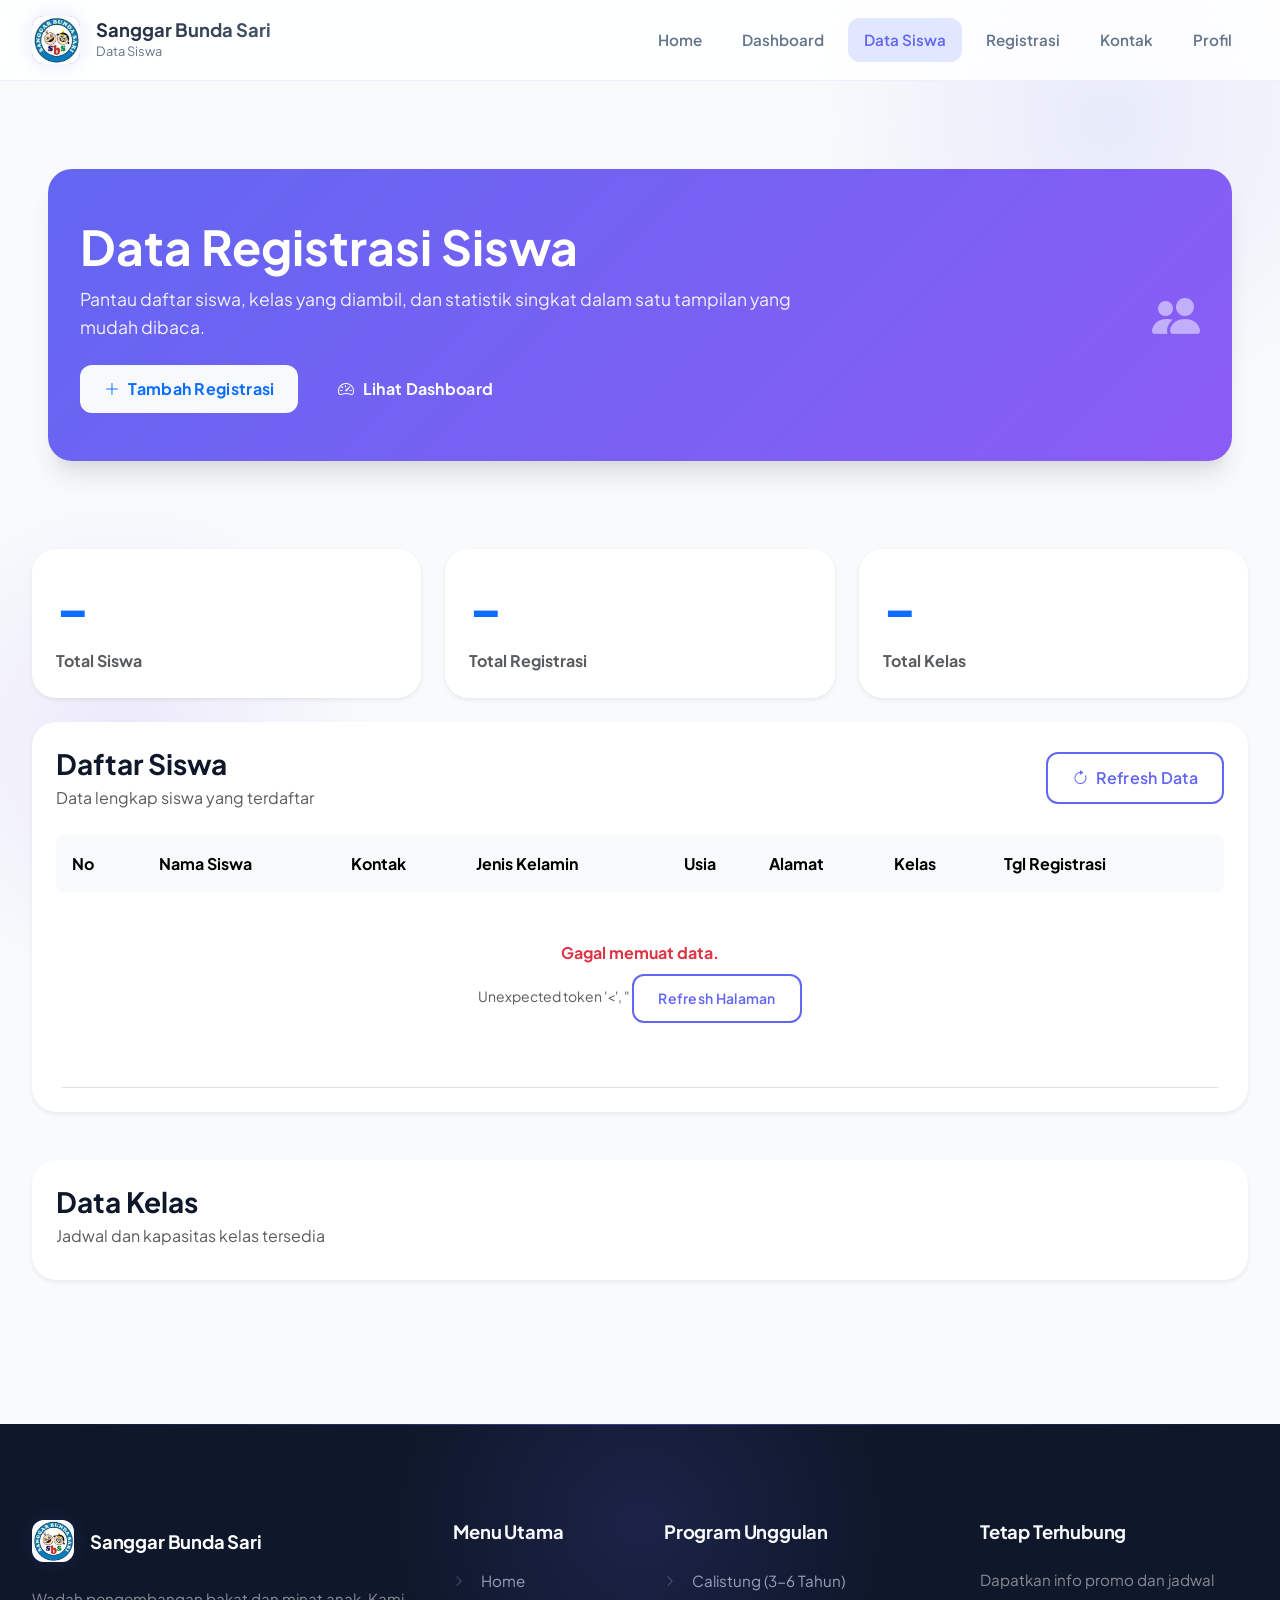
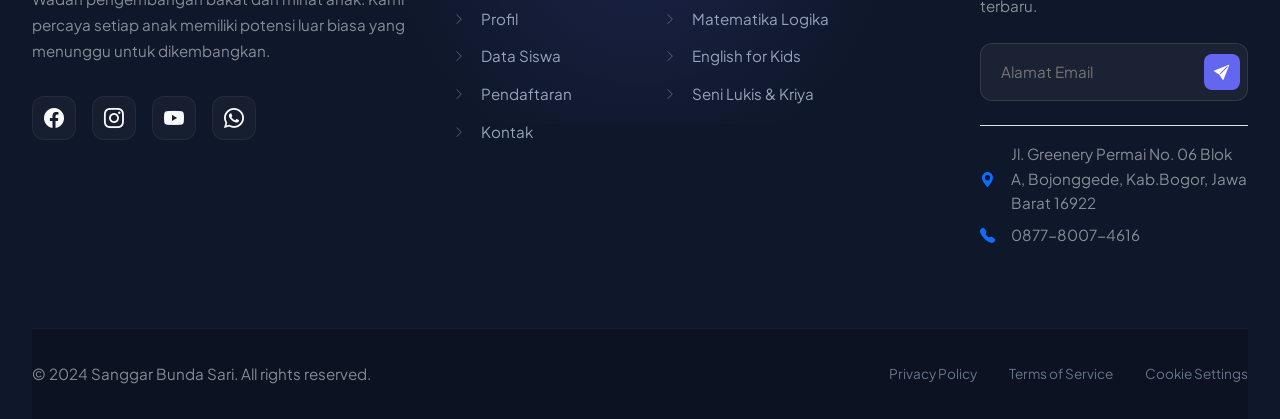
<file: templates/students.html>
<!DOCTYPE html>
<html lang="id">
<head>
    <meta charset="UTF-8">
    <meta name="viewport" content="width=device-width, initial-scale=1.0">
    <title>Data Siswa - Sanggar Bunda Sari</title>
    <!-- Bootstrap CSS -->
    <link href="https://cdn.jsdelivr.net/npm/bootstrap@5.3.2/dist/css/bootstrap.min.css" rel="stylesheet" integrity="sha384-T3c6CoIi6uLrA9TneNEoa7RxnatzjcDSCmG1MXxSR1GAsXEV/Dwwykc2MPK8M2HN" crossorigin="anonymous">
    <!-- Bootstrap Icons -->
    <link rel="stylesheet" href="https://cdn.jsdelivr.net/npm/bootstrap-icons@1.11.1/font/bootstrap-icons.css">
    <link rel="stylesheet" href="../static/css/style.css">
</head>
<body>
    <div class="container-fluid px-0">
        <header id="mainHeader">
            <div class="header-container container-custom">
                <div class="header-left">
                    <div class="logo-container">
                        <img src="../static/Images/logo.png" alt="Logo" onerror="this.style.display='none'; this.nextElementSibling.style.display='flex';">
                        <div class="logo-fallback" style="display: none;">SBS</div>
                    </div>
                    <div class="logo-text d-none d-sm-block">
                        <h1>Sanggar Bunda Sari</h1>
                        <p>Data Siswa</p>
                    </div>
                </div>
                
                <div class="header-content d-none d-lg-block">
                    <nav>
                        <a href="./index.html">Home</a>
                        <a href="./dashboard.html">Dashboard</a>
                        <a href="./students.html" class="active">Data Siswa</a>
                        <a href="./register.html">Registrasi</a>
                        <a href="./contact.html">Kontak</a>
                        <a href="./profile.html">Profil</a>
                    </nav>
                </div>

                <button class="menu-toggle d-lg-none" id="menuToggle" onclick="toggleMobileMenu()" aria-label="Toggle menu">
                    <span></span>
                    <span></span>
                    <span></span>
                </button>
            </div>
        </header>



        <main class="container-custom py-4">
            <div class="hero-wrapper mb-4 animate-fade-in">
                <div class="hero-card">
                    <div class="row align-items-center">
                        <div class="col-lg-8">
                            <h1 class="mb-2">Data Registrasi Siswa</h1>
                            <p class="mb-0">Pantau daftar siswa, kelas yang diambil, dan statistik singkat dalam satu tampilan yang mudah dibaca.</p>
                            <div class="mt-4 d-flex flex-wrap gap-3">
                                <a class="btn btn-light text-primary fw-bold" href="./register.html"><i class="bi bi-plus-lg me-2"></i>Tambah Registrasi</a>
                                <a class="btn btn-outline-light fw-bold" href="./dashboard.html"><i class="bi bi-speedometer2 me-2"></i>Lihat Dashboard</a>
                            </div>
                        </div>
                        <div class="col-lg-4 text-end d-none d-lg-block">
                             <i class="bi bi-people-fill" style="font-size: 3rem; opacity: 0.5;"></i>
                        </div>
                    </div>
                </div>
            </div>

            <div class="row g-4 mb-4 animate-slide-up delay-100">
                <div class="col-md-4">
                    <div class="card border-0 shadow-sm h-100 glass">
                        <div class="card-body p-4 position-relative overflow-hidden">
                            <div style="position: absolute; top: 0; left: 0; width: 100%; height: 4px; background: var(--primary-gradient);"></div>
                            <h2 class="display-4 fw-bold text-primary mb-2" id="totalStudents">-</h2>
                            <p class="text-muted fw-bold mb-0">Total Siswa</p>
                        </div>
                    </div>
                </div>
                <div class="col-md-4">
                    <div class="card border-0 shadow-sm h-100">
                        <div class="card-body p-4 position-relative overflow-hidden">
                            <div style="position: absolute; top: 0; left: 0; width: 100%; height: 4px; background: var(--primary-gradient);"></div>
                            <h2 class="display-4 fw-bold text-primary mb-2" id="totalRegistrations">-</h2>
                            <p class="text-muted fw-bold mb-0">Total Registrasi</p>
                        </div>
                    </div>
                </div>
                <div class="col-md-4">
                    <div class="card border-0 shadow-sm h-100">
                        <div class="card-body p-4 position-relative overflow-hidden">
                            <div style="position: absolute; top: 0; left: 0; width: 100%; height: 4px; background: var(--primary-gradient);"></div>
                            <h2 class="display-4 fw-bold text-primary mb-2" id="totalClasses">-</h2>
                            <p class="text-muted fw-bold mb-0">Total Kelas</p>
                        </div>
                    </div>
                </div>
            </div>

            <div class="card border-0 shadow-sm mb-5 animate-slide-up delay-200">
                <div class="card-body p-4">
                    <div class="d-flex justify-content-between align-items-center mb-4 flex-wrap gap-2">
                        <div>
                            <h3 class="fw-bold mb-1">Daftar Siswa</h3>
                            <p class="text-muted mb-0">Data lengkap siswa yang terdaftar</p>
                        </div>
                        <button class="btn btn-outline-primary" onclick="loadData()">
                            <i class="bi bi-arrow-clockwise me-2"></i>Refresh Data
                        </button>
                    </div>
                    
                    <div class="table-responsive rounded-3">
                        <table class="table table-hover align-middle mb-0" id="registrations-table">
                            <thead class="table-light">
                                <tr>
                                    <th class="py-3 px-3 border-0 rounded-start">No</th>
                                    <th class="py-3 border-0">Nama Siswa</th>
                                    <th class="py-3 border-0">Kontak</th>
                                    <th class="py-3 border-0">Jenis Kelamin</th>
                                    <th class="py-3 border-0">Usia</th>
                                    <th class="py-3 border-0">Alamat</th>
                                    <th class="py-3 border-0">Kelas</th>
                                    <th class="py-3 px-3 border-0 rounded-end">Tgl Registrasi</th>
                                </tr>
                            </thead>
                            <tbody id="registrations-body">
                                <tr>
                                    <td colspan="8" class="text-center py-5 text-muted">Memuat data...</td>
                                </tr>
                            </tbody>
                        </table>
                    </div>
                </div>
            </div>

            <div class="card border-0 shadow-sm mb-4 animate-slide-up delay-300">
                <div class="card-body p-4">
                    <div class="d-flex justify-content-between align-items-center mb-4">
                        <div>
                            <h3 class="fw-bold mb-1">Data Kelas</h3>
                            <p class="text-muted mb-0">Jadwal dan kapasitas kelas tersedia</p>
                        </div>
                    </div>
                    <div id="classes-grid" class="row g-3">
                        <!-- Classes will be loaded here -->
                    </div>
                </div>
            </div>
        </main>
    </div>

    <script>
        let API_BASE = '';
        async function resolveApiBase() {
            const candidates = [
                '..',
                `${location.origin}/sistem-pendaftaran-siswa`
            ];
            for (const base of candidates) {
                try {
                    const res = await fetch(`${base}/php/api/classes.php`, { method: 'GET' });
                    if (res.ok) { API_BASE = base; return; }
                } catch (_) {}
            }
            API_BASE = candidates[0];
        }
        // Load and display registrations
        async function loadData() {
            try {
                // Load all data
                const [registrationsResponse, studentsResponse, classesResponse] = await Promise.all([
                    fetch(`${API_BASE}/php/api/registrations.php`),
                    fetch(`${API_BASE}/php/api/students.php`),
                    fetch(`${API_BASE}/php/api/classes.php`)
                ]);

                const registrations = await registrationsResponse.json();
                const students = await studentsResponse.json();
                const classes = await classesResponse.json();

                // Update stats
                document.getElementById('totalStudents').textContent = Array.isArray(students) ? students.length : 0;
                document.getElementById('totalRegistrations').textContent = Array.isArray(registrations) ? registrations.length : 0;
                document.getElementById('totalClasses').textContent = Array.isArray(classes) ? classes.length : 0;

                // Group registrations by student
                const studentRegistrations = {};
                if (Array.isArray(registrations)) {
                     registrations.forEach(reg => {
                        if (!studentRegistrations[reg.student_id]) {
                            studentRegistrations[reg.student_id] = [];
                        }
                        studentRegistrations[reg.student_id].push(reg);
                    });
                }
               
                // Display in table
                const tbody = document.getElementById('registrations-body');
                tbody.innerHTML = '';

                if (!Array.isArray(students) || students.length === 0) {
                     tbody.innerHTML = '<tr><td colspan="8" class="text-center py-5 text-muted">Belum ada data siswa</td></tr>';
                } else {
                     // Combine all students with their registrations
                    const allStudentIds = new Set([
                        ...Object.keys(studentRegistrations),
                        ...students.map(s => s.id.toString())
                    ]);

                    let rowIndex = 0;
                    Array.from(allStudentIds).forEach(studentId => {
                        const student = students.find(s => s.id == studentId);
                        if (!student) return;

                        const regs = studentRegistrations[studentId] || [];
                        const classesList = regs.length > 0 
                            ? regs.map(reg => reg.class_name).join(', ')
                            : '<span class="text-muted fst-italic">Belum memilih kelas</span>';
                        
                        const registrationDate = regs.length > 0 
                            ? (regs[0].registration_date || '-')
                            : ((student.created_at || '').split(' ')[0] || '-');
                        
                        const row = document.createElement('tr');
                        row.classList.add('reveal', 'active'); // Add animation class
                        row.innerHTML = `
                            <td class="px-3 fw-bold">${++rowIndex}</td>
                            <td class="fw-bold text-dark">${student.name}</td>
                            <td>
                                <div class="small">${student.email}</div>
                                <div class="small text-muted">${student.phone}</div>
                            </td>
                            <td>${student.gender || '-'}</td>
                            <td>${student.age} th</td>
                            <td class="text-truncate" style="max-width: 150px;" title="${student.address || ''}">${student.address || '-'}</td>
                            <td>${classesList}</td>
                            <td class="px-3 text-muted small">${registrationDate}</td>
                        `;
                        tbody.appendChild(row);
                    });
                }

                // Load and display classes
                await loadClasses();
            } catch (error) {
                console.error('Error loading data:', error);
                const tbody = document.getElementById('registrations-body');
                
                let errorMessage = 'Gagal memuat data.';
                let errorDetails = error.message;
                
                if (error.message.includes('Failed to fetch') || error.message.includes('NetworkError')) {
                    errorMessage = 'Tidak dapat terhubung ke server PHP.';
                    errorDetails = 'Pastikan server PHP berjalan.';
                }
                
                tbody.innerHTML = `
                    <tr><td colspan="8" class="text-center py-5">
                    <div class="text-danger fw-bold mb-2">${errorMessage}</div>
                    <div class="text-muted small mb-3">${errorDetails}</div>
                    <button onclick="location.reload()" class="btn btn-sm btn-outline-primary">Refresh Halaman</button>
                    </td></tr>`;
            }
        }

        // Load classes
        async function loadClasses() {
            try {
                const classesResponse = await fetch(`${API_BASE}/php/api/classes.php`);
                const classes = await classesResponse.json();

                const container = document.getElementById('classes-grid');
                container.innerHTML = '';

                if (!Array.isArray(classes)) return;

                classes.forEach((cls, idx) => {
                    const col = document.createElement('div');
                    col.className = 'col-md-6 col-lg-4';
                    col.innerHTML = `
                        <div class="card h-100 border-0 shadow-sm transition-all hover-lift reveal active glass" style="animation-delay: ${idx * 100}ms">
                            <div class="card-body p-4">
                                <span class="badge bg-primary-subtle text-primary border border-primary-subtle rounded-pill mb-3">${cls.category}</span>
                                <h4 class="card-title fw-bold text-dark mb-2">${cls.name}</h4>
                                <div class="d-flex justify-content-between align-items-center mb-3">
                                    <small class="text-muted"><i class="bi bi-clock me-1"></i>${cls.schedule}</small>
                                    <small class="text-muted"><i class="bi bi-person-fill me-1"></i>${cls.capacity} kouta</small>
                                </div>
                                <h5 class="text-primary fw-bold mb-0">Rp ${Number(cls.price).toLocaleString('id-ID')}</h5>
                            </div>
                        </div>
                    `;
                    container.appendChild(col);
                });
            } catch (error) {
                console.error('Error loading classes:', error);
            }
        }

        // Initial load
        (async () => {
            await resolveApiBase();
            await loadData();
        })();
    </script>
    <!-- Bootstrap JS -->
    <script src="https://cdn.jsdelivr.net/npm/bootstrap@5.3.2/dist/js/bootstrap.bundle.min.js" integrity="sha384-C6RzsynM9kWDrMNeT87bh95OGNyZPhcTNXj1NW7RuBCsyN/o0jlpcV8Qyq46cDfL" crossorigin="anonymous"></script>
    <!-- Main Custom JS -->
    <script src="../static/js/main.js"></script>

    <!-- Mobile Menu Overlay -->
    <div class="mobile-menu-overlay" id="mobileMenuOverlay" onclick="closeMobileMenu()"></div>

    <!-- Mobile Menu -->
    <div class="mobile-menu" id="mobileMenu">
        <div class="mobile-menu-header">
            <h3>Menu</h3>
            <button class="mobile-menu-close" onclick="closeMobileMenu()" aria-label="Close menu">×</button>
        </div>
        <nav class="mobile-menu-nav">
            <a href="./index.html" onclick="closeMobileMenu()">Home</a>
            <a href="./dashboard.html" onclick="closeMobileMenu()">Dashboard</a>
            <a href="./students.html" class="active" onclick="closeMobileMenu()">Data Siswa</a>
            <a href="./register.html" onclick="closeMobileMenu()">Registrasi Siswa</a>
            <a href="./contact.html" onclick="closeMobileMenu()">Kontak</a>
            <a href="./profile.html" onclick="closeMobileMenu()">Profil</a>
        </nav>
    </div>

    <footer>
        <div class="container-custom">
            <div class="row g-5">
                <!-- Brand Column -->
                <div class="col-lg-4 col-md-6">
                    <div class="d-flex align-items-center gap-3 mb-4">
                        <div class="logo-container" style="width: 42px; height: 42px;">
                            <img src="../static/Images/logo.png" alt="Logo" onerror="this.style.display='none'; this.nextElementSibling.style.display='flex';">
                            <div class="logo-fallback" style="display: none;">SBS</div>
                        </div>
                        <h4 class="mb-0 text-white">Sanggar Bunda Sari</h4>
                    </div>
                    <p class="text-white-50 mb-4">
                        Wadah pengembangan bakat dan minat anak. Kami percaya setiap anak memiliki potensi luar biasa yang menunggu untuk dikembangkan.
                    </p>
                    <div class="footer-social">
                        <a href="#" aria-label="Facebook"><i class="bi bi-facebook"></i></a>
                        <a href="#" aria-label="Instagram"><i class="bi bi-instagram"></i></a>
                        <a href="#" aria-label="YouTube"><i class="bi bi-youtube"></i></a>
                        <a href="https://wa.me/6287780074616" aria-label="WhatsApp"><i class="bi bi-whatsapp"></i></a>
                    </div>
                </div>

                <!-- Quick Links -->
                <div class="col-lg-2 col-md-6">
                    <h4 class="mb-4">Menu Utama</h4>
                    <ul>
                        <li><a href="./index.html"><i class="bi bi-chevron-right me-2"></i>Home</a></li>
                        <li><a href="./profile.html"><i class="bi bi-chevron-right me-2"></i>Profil</a></li>
                        <li><a href="./students.html"><i class="bi bi-chevron-right me-2"></i>Data Siswa</a></li>
                        <li><a href="./register.html"><i class="bi bi-chevron-right me-2"></i>Pendaftaran</a></li>
                        <li><a href="./contact.html"><i class="bi bi-chevron-right me-2"></i>Kontak</a></li>
                    </ul>
                </div>

                <!-- Programs -->
                <div class="col-lg-3 col-md-6">
                    <h4 class="mb-4">Program Unggulan</h4>
                    <ul>
                        <li><a href="#"><i class="bi bi-chevron-right me-2"></i>Calistung (3-6 Tahun)</a></li>
                        <li><a href="#"><i class="bi bi-chevron-right me-2"></i>Matematika Logika</a></li>
                        <li><a href="#"><i class="bi bi-chevron-right me-2"></i>English for Kids</a></li>
                        <li><a href="#"><i class="bi bi-chevron-right me-2"></i>Seni Lukis & Kriya</a></li>
                    </ul>
                </div>

                <div class="col-lg-3 col-md-6">
                    <h4 class="mb-4">Tetap Terhubung</h4>
                    <p class="text-white-50 mb-3">Dapatkan info promo dan jadwal terbaru.</p>
                    <div class="newsletter-form">
                        <input type="email" placeholder="Alamat Email">
                        <button type="button" aria-label="Subscribe"><i class="bi bi-send-fill"></i></button>
                    </div>
                    <div class="mt-4 pt-3 border-top border-white-10">
                        <div class="d-flex align-items-center gap-3 mb-2">
                            <i class="bi bi-geo-alt-fill text-primary"></i>
                            <span class="text-white-50">Jl. Greenery Permai No. 06 Blok A, Bojonggede, Kab.Bogor, Jawa Barat 16922</span>
                        </div>
                        <div class="d-flex align-items-center gap-3">
                            <i class="bi bi-telephone-fill text-primary"></i>
                            <span class="text-white-50">0877-8007-4616</span>
                        </div>
                    </div>
                </div>
            </div>

            <div class="footer-bottom">
                <div class="footer-bottom-content">
                    <p class="mb-0 text-white-50">&copy; 2024 Sanggar Bunda Sari. All rights reserved.</p>
                    <div class="footer-links">
                        <a href="#">Privacy Policy</a>
                        <a href="#">Terms of Service</a>
                        <a href="#">Cookie Settings</a>
                    </div>
                </div>
            </div>
        </div>
    </footer>
</body>
</html>
</file>
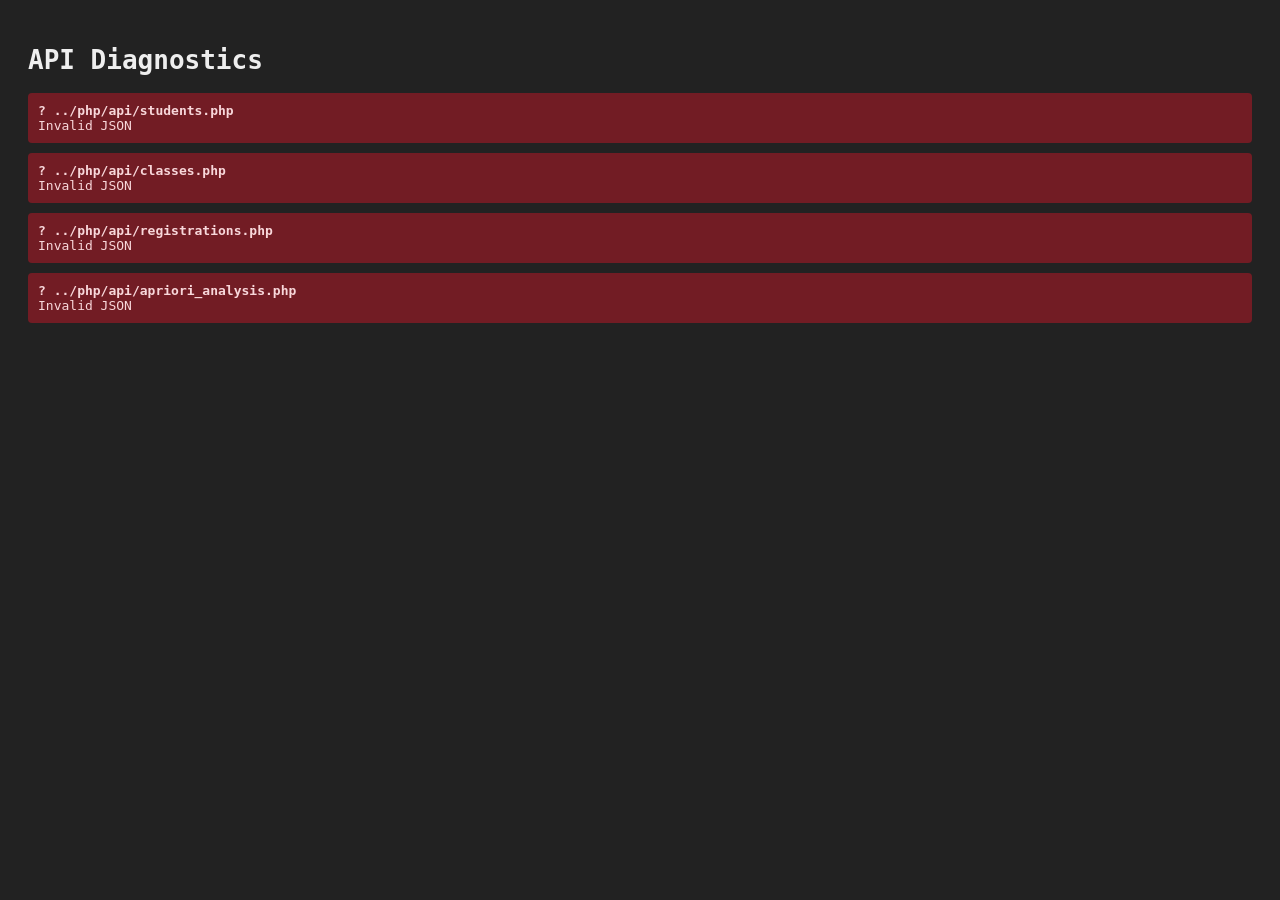
<file: templates/test_api_diag.html>
<!DOCTYPE html>
<html lang="en">
<head>
    <meta charset="UTF-8">
    <meta name="viewport" content="width=device-width, initial-scale=1.0">
    <title>API Diagnostics</title>
    <style>
        body { font-family: monospace; padding: 20px; background: #222; color: #eee; }
        .status { padding: 10px; margin: 10px 0; border-radius: 4px; }
        .success { background: #155724; color: #d4edda; }
        .error { background: #721c24; color: #f8d7da; }
        .pending { background: #333; }
    </style>
</head>
<body>
    <h1>API Diagnostics</h1>
    <div id="results"></div>
    <script>
        const paths = [
            '../php/api/students.php',
            '../php/api/classes.php',
            '../php/api/registrations.php',
            '../php/api/apriori_analysis.php' // Also check this one
        ];

        async function checkApi(path) {
            const div = document.createElement('div');
            div.className = 'status pending';
            div.textContent = `Checking ${path}...`;
            document.getElementById('results').appendChild(div);

            try {
                const res = await fetch(path);
                const text = await res.text();
                
                if (res.ok) {
                    try {
                        const json = JSON.parse(text);
                        div.className = 'status success';
                        div.innerHTML = `<strong>✓ ${path}</strong><br>Status: ${res.status}<br>Items: ${Array.isArray(json) ? json.length : 'Object'}<br><small>${JSON.stringify(json).substring(0, 100)}...</small>`;
                    } catch (e) {
                        div.className = 'status error';
                        div.innerHTML = `<strong>? ${path}</strong><br>Invalid JSON<br><small>${text.substring(0, 200)}...</small>`;
                    }
                } else {
                    div.className = 'status error';
                    div.textContent = `✗ ${path} (HTTP ${res.status})`;
                }
            } catch (err) {
                div.className = 'status error';
                div.textContent = `✗ ${path} (Network Error: ${err.message})`;
            }
        }

        (async () => {
            for (const path of paths) {
                await checkApi(path);
            }
        })();
    </script>
</body>
</html>
</file>
<file: static/css/style.css>
@import url('https://fonts.googleapis.com/css2?family=Plus+Jakarta+Sans:wght@300;400;500;600;700;800&display=swap');

/* --- Design Tokens & Variables --- */
:root {
    /* Brand Colors - Indigo/Violet Theme */
    --primary: #6366f1;
    --primary-hover: #4f46e5;
    --primary-subtle: #e0e7ff;
    --secondary: #8b5cf6;
    --accent: #f43f5e;

    /* Neutral Colors / Surface */
    --bg-body: #f8fafc;
    --bg-surface: #ffffff;
    --bg-surface-glass: rgba(255, 255, 255, 0.9);

    /* Text Colors */
    --text-main: #0f172a;
    --text-muted: #64748b;
    --text-light: #94a3b8;

    /* Borders & Shadows */
    --border-color: rgba(99, 102, 241, 0.1);
    --border-hover: rgba(99, 102, 241, 0.3);

    --shadow-sm: 0 1px 2px 0 rgba(0, 0, 0, 0.05);
    --shadow-md: 0 4px 6px -1px rgba(0, 0, 0, 0.1), 0 2px 4px -1px rgba(0, 0, 0, 0.06);
    --shadow-lg: 0 10px 15px -3px rgba(0, 0, 0, 0.1), 0 4px 6px -2px rgba(0, 0, 0, 0.05);
    --shadow-xl: 0 20px 25px -5px rgba(0, 0, 0, 0.1), 0 10px 10px -5px rgba(0, 0, 0, 0.04);
    --shadow-glow: 0 0 20px rgba(99, 102, 241, 0.15);

    /* Radii */
    --radius-sm: 0.5rem;
    --radius-md: 0.75rem;
    --radius-lg: 1rem;
    --radius-xl: 1.5rem;
    --radius-full: 9999px;

    /* Premium Gradients */
    --gradient-primary: linear-gradient(135deg, #6366f1 0%, #a855f7 100%);
    --gradient-surface: linear-gradient(145deg, #ffffff, #f3f4f6);
    --glass-bg: rgba(255, 255, 255, 0.7);
    --glass-border: rgba(255, 255, 255, 0.5);
}

.glass {
    background: var(--glass-bg);
    backdrop-filter: blur(12px);
    -webkit-backdrop-filter: blur(12px);
    border: 1px solid var(--glass-border);
    box-shadow: 0 8px 32px 0 rgba(31, 38, 135, 0.07);
}

/* Scroll Reveal Classes */
.reveal {
    opacity: 0;
    transform: translateY(30px);
    transition: all 0.8s cubic-bezier(0.5, 0, 0, 1);
}

.reveal.active {
    opacity: 1;
    transform: translateY(0);
}

.reveal.delay-100 {
    transition-delay: 0.1s;
}

.reveal.delay-200 {
    transition-delay: 0.2s;
}

.reveal.delay-300 {
    transition-delay: 0.3s;
}


/* --- Global Reset & Typography --- */
html {
    scroll-behavior: smooth;
}

body {
    font-family: 'Plus Jakarta Sans', system-ui, -apple-system, sans-serif;
    background-color: var(--bg-body);
    color: var(--text-main);
    line-height: 1.6;
    overflow-x: hidden;
    -webkit-font-smoothing: antialiased;
}

h1,
h2,
h3,
h4,
h5,
h6 {
    color: var(--text-main);
    font-weight: 700;
    line-height: 1.25;
    margin-bottom: 0.75rem;
}

a {
    color: var(--primary);
    text-decoration: none;
    transition: color 0.2s;
}

a:hover {
    color: var(--primary-hover);
}

/* Background Decor */
body::before {
    content: '';
    position: fixed;
    top: -20%;
    right: -10%;
    width: 600px;
    height: 600px;
    background: radial-gradient(circle, rgba(99, 102, 241, 0.1) 0%, transparent 70%);
    z-index: -1;
    border-radius: 50%;
    pointer-events: none;
}

body::after {
    content: '';
    position: fixed;
    bottom: -10%;
    left: -10%;
    width: 500px;
    height: 500px;
    background: radial-gradient(circle, rgba(139, 92, 246, 0.1) 0%, transparent 70%);
    z-index: -1;
    border-radius: 50%;
    pointer-events: none;
}

/* --- Header & Navigation --- */
header {
    background: rgba(255, 255, 255, 0.85);
    backdrop-filter: blur(12px);
    -webkit-backdrop-filter: blur(12px);
    border-bottom: 1px solid var(--border-color);
    position: sticky;
    top: 0;
    z-index: 1000;
    padding: 1rem 0;
    transition: all 0.3s ease;
}

header.scrolled {
    box-shadow: var(--shadow-md);
    padding: 0.75rem 0;
}

.header-container {
    display: flex;
    justify-content: space-between;
    align-items: center;
    padding: 0 1.5rem;
    max-width: 1200px;
    margin: 0 auto;
    flex-wrap: nowrap;
}

.header-left {
    display: flex;
    align-items: center;
    gap: 1rem;
}

/* Logo Styling */
.logo-container {
    width: 48px;
    height: 48px;
    background: linear-gradient(135deg, var(--primary) 0%, var(--secondary) 100%);
    border-radius: var(--radius-md);
    display: flex;
    align-items: center;
    justify-content: center;
    color: white;
    font-weight: 800;
    font-size: 1.25rem;
    box-shadow: var(--shadow-glow);
    overflow: hidden;
}

.logo-container img {
    width: 100%;
    height: 100%;
    object-fit: cover;
}

.logo-text h1 {
    font-size: 1.15rem;
    margin: 0;
    background: linear-gradient(90deg, #1e293b, #475569);
    background-clip: text;
    -webkit-background-clip: text;
    -webkit-text-fill-color: transparent;
}

.logo-text p {
    font-size: 0.8rem;
    margin: 0;
    color: var(--text-muted);
}

/* Navigation Links */
.header-content nav {
    display: flex;
    gap: 0.5rem;
}

.header-content nav a {
    padding: 0.6rem 1rem;
    white-space: nowrap;
    border-radius: var(--radius-md);
    color: var(--text-muted);
    font-weight: 600;
    font-size: 0.95rem;
    position: relative;
    overflow: hidden;
}

.header-content nav a:hover {
    color: var(--primary);
    background: var(--primary-subtle);
}

.header-content nav a.active {
    color: var(--primary);
    background: var(--primary-subtle);
}

/* Mobile Toggle */
.menu-toggle {
    display: none;
    border: none;
    background: transparent;
    cursor: pointer;
    flex-direction: column;
    gap: 5px;
    padding: 0.5rem;
}

.menu-toggle span {
    width: 24px;
    height: 2px;
    background-color: var(--text-main);
    transition: 0.3s;
}

.menu-toggle.active span:nth-child(1) {
    transform: rotate(45deg) translate(5px, 5px);
}

.menu-toggle.active span:nth-child(2) {
    opacity: 0;
}

.menu-toggle.active span:nth-child(3) {
    transform: rotate(-45deg) translate(5px, -5px);
}

/* Mobile Menu Overlay */
.mobile-menu-overlay {
    position: fixed;
    top: 0;
    left: 0;
    width: 100%;
    height: 100%;
    background: rgba(15, 23, 42, 0.4);
    backdrop-filter: blur(4px);
    z-index: 1001;
    opacity: 0;
    visibility: hidden;
    transition: all 0.3s cubic-bezier(0.4, 0, 0.2, 1);
}

.mobile-menu-overlay.active {
    opacity: 1;
    visibility: visible;
}

/* Mobile Menu */
.mobile-menu {
    position: fixed;
    top: 0;
    right: -320px;
    width: 280px;
    height: 100vh;
    background: var(--bg-surface);
    z-index: 1002;
    padding: 2rem;
    box-shadow: -4px 0 20px rgba(0, 0, 0, 0.1);
    transition: all 0.4s cubic-bezier(0.4, 0, 0.2, 1);
    display: flex;
    flex-direction: column;
}

.mobile-menu.active {
    right: 0;
}

.mobile-menu-header {
    display: flex;
    justify-content: space-between;
    align-items: center;
    margin-bottom: 2rem;
}

.mobile-menu-header h3 {
    margin: 0;
    font-size: 1.25rem;
    color: var(--text-main);
}

.mobile-menu-close {
    background: none;
    border: none;
    font-size: 2rem;
    color: var(--text-muted);
    cursor: pointer;
    padding: 0;
    line-height: 1;
}

.mobile-menu-nav {
    display: flex;
    flex-direction: column;
    gap: 0.5rem;
}

.mobile-menu-nav a {
    color: var(--text-main);
    font-weight: 600;
    font-size: 1.05rem;
    padding: 0.75rem 1rem;
    border-radius: var(--radius-md);
    transition: all 0.2s;
}

.mobile-menu-nav a:hover,
.mobile-menu-nav a.active {
    background: var(--primary-subtle);
    color: var(--primary);
    transform: translateX(4px);
}

/* --- Components: Buttons --- */
.btn {
    border-radius: var(--radius-md);
    font-weight: 600;
    padding: 0.75rem 1.5rem;
    transition: all 0.3s cubic-bezier(0.4, 0, 0.2, 1);
    letter-spacing: 0.3px;
    border: none;
}

.btn-primary {
    background: var(--gradient-primary);
    color: white;
    box-shadow: 0 4px 15px rgba(99, 102, 241, 0.35);
    border: none;
    position: relative;
    overflow: hidden;
    z-index: 1;
}

.btn-primary::before {
    content: '';
    position: absolute;
    top: 0;
    left: 0;
    width: 100%;
    height: 100%;
    background: linear-gradient(135deg, #4f46e5 0%, #9333ea 100%);
    z-index: -1;
    transition: opacity 0.3s ease;
    opacity: 0;
}

.btn-primary:hover::before {
    opacity: 1;
}


.btn-primary:hover {
    transform: translateY(-2px);
    box-shadow: 0 8px 16px rgba(99, 102, 241, 0.35);
    background: linear-gradient(135deg, #4f46e5 0%, #7c3aed 100%);
}

.btn-outline-primary {
    background: transparent;
    border: 2px solid var(--primary);
    /* Increased border width */
    color: var(--primary);
}

.btn-outline-primary:hover {
    background: var(--primary);
    color: white;
    transform: translateY(-2px);
    box-shadow: 0 4px 12px rgba(99, 102, 241, 0.2);
}

/* --- Components: Cards --- */
.card {
    background: var(--bg-surface);
    border: 1px solid var(--border-color);
    border-radius: var(--radius-xl);
    box-shadow: var(--shadow-sm);
    transition: all 0.3s ease;
    overflow: hidden;
}

.card:hover {
    transform: translateY(-8px) scale(1.01);
    box-shadow: 0 20px 40px -5px rgba(0, 0, 0, 0.1), 0 10px 20px -5px rgba(99, 102, 241, 0.1);
    border-color: rgba(99, 102, 241, 0.3);
}


.card-title {
    font-weight: 700;
    color: var(--text-main);
    margin-bottom: 1rem;
}

/* --- Hero Section --- */
.hero-wrapper {
    position: relative;
    padding: 4rem 1rem;
}

.hero-card {
    background: linear-gradient(135deg, var(--primary) 0%, var(--secondary) 100%);
    border-radius: var(--radius-xl);
    padding: 3rem 2rem;
    color: white;
    box-shadow: var(--shadow-xl);
    position: relative;
    overflow: hidden;
}

.hero-card h1 {
    color: white;
    font-size: clamp(2rem, 5vw, 3rem);
}

.hero-card p {
    color: rgba(255, 255, 255, 0.9);
    font-size: 1.1rem;
}

/* --- Stats Cards (Dashboard) --- */
.stat-card-pro {
    background: var(--bg-surface);
    border: 1px solid var(--border-color);
    border-radius: var(--radius-lg);
    padding: 1.5rem;
    position: relative;
    overflow: hidden;
    transition: all 0.3s ease;
    display: flex;
    flex-direction: column;
    align-items: center;
    text-align: center;
}

.stat-card-pro:hover {
    transform: translateY(-2px);
    box-shadow: var(--shadow-md);
    border-color: var(--primary);
}

.stat-card-pro::before {
    content: '';
    position: absolute;
    top: 0;
    left: 0;
    width: 100%;
    height: 4px;
    background: linear-gradient(90deg, var(--primary) 0%, var(--secondary) 100%);
}

.stat-icon-wrapper {
    width: 60px;
    height: 60px;
    border-radius: var(--radius-md);
    background: var(--primary-subtle);
    color: var(--primary);
    display: flex;
    align-items: center;
    justify-content: center;
    font-size: 1.75rem;
    margin-bottom: 1rem;
}

.stat-value {
    font-size: 2.5rem;
    font-weight: 800;
    background: linear-gradient(135deg, var(--primary) 0%, var(--secondary) 100%);
    background-clip: text;
    -webkit-background-clip: text;
    -webkit-text-fill-color: transparent;
    line-height: 1.1;
    margin-bottom: 0.25rem;
}

.stat-label {
    color: var(--text-muted);
    font-weight: 600;
    font-size: 0.9rem;
}

/* --- Lists & Features --- */
.feature-list li {
    background: rgba(255, 255, 255, 0.5);
    border: 1px solid var(--border-color);
    padding: 0.75rem 1rem;
    border-radius: var(--radius-md);
    margin-bottom: 0.5rem;
    display: flex;
    align-items: center;
    gap: 0.75rem;
    transition: all 0.2s;
}

.feature-list li:hover {
    background: white;
    border-color: var(--primary);
    transform: translateX(4px);
}

/* --- Animations --- */
@keyframes fadeIn {
    from {
        opacity: 0;
        transform: translateY(20px);
    }

    to {
        opacity: 1;
        transform: translateY(0);
    }
}

@keyframes slideInUp {
    from {
        opacity: 0;
        transform: translateY(40px);
    }

    to {
        opacity: 1;
        transform: translateY(0);
    }
}

@keyframes pulse {
    0% {
        box-shadow: 0 0 0 0 rgba(99, 102, 241, 0.4);
    }

    70% {
        box-shadow: 0 0 0 10px rgba(99, 102, 241, 0);
    }

    100% {
        box-shadow: 0 0 0 0 rgba(99, 102, 241, 0);
    }
}

.animate-fade-in {
    animation: fadeIn 0.8s ease-out forwards;
}

.animate-slide-up {
    animation: slideInUp 0.8s ease-out forwards;
    opacity: 0;
    /* meaningful start state */
}

.delay-100 {
    animation-delay: 0.1s;
}

.delay-200 {
    animation-delay: 0.2s;
}

.delay-300 {
    animation-delay: 0.3s;
}

/* --- Full Width & Layout --- */
.container-custom {
    max-width: 1440px;
    margin: 0 auto;
    padding: 0 2rem;
}

@media (max-width: 768px) {
    .container-custom {
        padding: 0 1.25rem;
    }
}

/* Feature Icon & Forms (Kept from previous) */
.feature-icon {
    color: var(--primary);
    font-size: 1.1rem;
}

.form-control,
.form-select {
    border: 1px solid #cbd5e1;
    border-radius: var(--radius-md);
    padding: 0.75rem 1rem;
    font-size: 0.95rem;
    transition: all 0.2s;
}

/* Premium Form Inputs */
.form-control,
.form-select {
    background: rgba(255, 255, 255, 0.8);
    border: 2px solid transparent;
    border-radius: var(--radius-md);
    padding: 0.75rem 1rem;
    font-size: 0.95rem;
    transition: all 0.3s ease;
    box-shadow: var(--shadow-sm);
}

.form-control:focus,
.form-select:focus {
    background: white;
    border-color: var(--primary);
    box-shadow: 0 0 0 4px var(--primary-subtle);
    transform: translateY(-2px);
}

.form-label {
    font-weight: 600;
    color: var(--text-main);
    font-size: 0.9rem;
    margin-bottom: 0.5rem;
    margin-left: 0.25rem;
}


/* --- Premium Footer --- */
footer {
    background: #0f172a;
    color: #94a3b8;
    padding: 6rem 0 0;
    margin-top: 6rem;
    position: relative;
    overflow: hidden;
    font-size: 0.95rem;
}

/* Gradients & Decor */
footer::before {
    content: '';
    position: absolute;
    top: 0;
    left: 50%;
    transform: translateX(-50%);
    width: 100%;
    max-width: 1200px;
    height: 1px;
    background: linear-gradient(90deg, transparent, rgba(99, 102, 241, 0.5), transparent);
}

footer::after {
    content: '';
    position: absolute;
    top: -100px;
    left: 50%;
    transform: translateX(-50%);
    width: 600px;
    height: 400px;
    background: radial-gradient(circle, rgba(99, 102, 241, 0.15) 0%, transparent 70%);
    pointer-events: none;
    z-index: 0;
}

/* Footer Content */
footer .container-custom {
    position: relative;
    z-index: 1;
}

footer h3,
footer h4 {
    color: #f8fafc;
    font-size: 1.15rem;
    font-weight: 700;
    margin-bottom: 1.5rem;
    letter-spacing: -0.01em;
}

footer p {
    line-height: 1.7;
    margin-bottom: 1.5rem;
}

/* Footer Links */
footer ul {
    list-style: none;
    padding: 0;
    margin: 0;
}

footer ul li {
    margin-bottom: 0.75rem;
}

footer a {
    color: #94a3b8;
    text-decoration: none;
    transition: all 0.2s cubic-bezier(0.4, 0, 0.2, 1);
    display: inline-flex;
    align-items: center;
    gap: 0.5rem;
}

footer a:hover {
    color: var(--primary);
    transform: translateX(4px);
    text-shadow: 0 0 12px rgba(99, 102, 241, 0.4);
}

/* Social Icons */
.footer-social {
    display: flex;
    gap: 1rem;
    margin-top: 2rem;
}

.footer-social a {
    display: flex;
    justify-content: center;
    align-items: center;
    width: 44px;
    height: 44px;
    background: rgba(255, 255, 255, 0.03);
    border: 1px solid rgba(255, 255, 255, 0.05);
    border-radius: 12px;
    color: #f8fafc;
    transition: all 0.3s cubic-bezier(0.4, 0, 0.2, 1);
}

.footer-social a:hover {
    background: var(--primary);
    border-color: var(--primary);
    transform: translateY(-4px) scale(1.05);
    box-shadow: 0 10px 20px -5px rgba(99, 102, 241, 0.5);
    color: white;
}

.footer-social i {
    font-size: 1.25rem;
}

/* Checkbox/List Icons */
footer .bi-chevron-right {
    font-size: 0.75rem;
    opacity: 0.5;
    transition: opacity 0.2s;
}

footer a:hover .bi-chevron-right {
    opacity: 1;
}

/* Newsletter Input */
.newsletter-form {
    position: relative;
    margin-top: 1.5rem;
}

.newsletter-form input {
    background: rgba(255, 255, 255, 0.05);
    border: 1px solid rgba(255, 255, 255, 0.1);
    border-radius: 12px;
    padding: 1rem 3.5rem 1rem 1.25rem;
    width: 100%;
    color: white;
    transition: all 0.3s;
}

.newsletter-form input:focus {
    background: rgba(255, 255, 255, 0.1);
    border-color: var(--primary);
    outline: none;
    box-shadow: 0 0 0 4px rgba(99, 102, 241, 0.15);
}

.newsletter-form button {
    position: absolute;
    right: 8px;
    top: 50%;
    transform: translateY(-50%);
    background: var(--primary);
    color: white;
    border: none;
    width: 36px;
    height: 36px;
    border-radius: 8px;
    cursor: pointer;
    transition: all 0.2s;
    display: flex;
    align-items: center;
    justify-content: center;
}

.newsletter-form button:hover {
    background: var(--primary-hover);
    transform: translateY(-50%) scale(1.05);
}

/* Footer Bottom */
.footer-bottom {
    margin-top: 5rem;
    padding: 2rem 0;
    border-top: 1px solid rgba(255, 255, 255, 0.05);
    background: rgba(0, 0, 0, 0.2);
}

.footer-bottom-content {
    display: flex;
    justify-content: space-between;
    align-items: center;
    flex-wrap: wrap;
    gap: 1.5rem;
}

.footer-links {
    display: flex;
    gap: 2rem;
}

.footer-links a {
    font-size: 0.85rem;
    color: #64748b;
}

.footer-links a:hover {
    color: #f8fafc;
    transform: none;
    text-shadow: none;
}

@media (max-width: 768px) {
    footer {
        padding-top: 4rem;
        margin-top: 4rem;
    }

    .footer-bottom-content {
        flex-direction: column;
        text-align: center;
    }

    .footer-links {
        justify-content: center;
    }
}

/* --- New Animation & Interactive Utilities --- */

/* Scroll Reveal Base */
.reveal {
    opacity: 0;
    transform: translateY(30px);
    transition: all 0.8s cubic-bezier(0.5, 0, 0, 1);
}

.reveal.active {
    opacity: 1;
    transform: translateY(0);
}

/* Staggered Delays */
.delay-100 {
    transition-delay: 0.1s;
    animation-delay: 0.1s;
}

.delay-200 {
    transition-delay: 0.2s;
    animation-delay: 0.2s;
}

.delay-300 {
    transition-delay: 0.3s;
    animation-delay: 0.3s;
}

/* Back to Top Button */
.back-to-top {
    position: fixed;
    bottom: 2rem;
    right: 2rem;
    width: 3.5rem;
    height: 3.5rem;
    background: var(--primary);
    color: white;
    border: none;
    border-radius: 50%;
    display: flex;
    align-items: center;
    justify-content: center;
    font-size: 1.5rem;
    cursor: pointer;
    box-shadow: var(--shadow-lg);
    opacity: 0;
    visibility: hidden;
    transform: translateY(20px);
    transition: all 0.3s cubic-bezier(0.4, 0, 0.2, 1);
    z-index: 999;
}

.back-to-top.visible {
    opacity: 1;
    visibility: visible;
    transform: translateY(0);
}

.back-to-top:hover {
    background: var(--primary-hover);
    transform: translateY(-5px);
    box-shadow: 0 10px 25px -5px rgba(99, 102, 241, 0.5);
}

/* Hover Lift Effect Utility */
.hover-lift {
    transition: transform 0.3s cubic-bezier(0.4, 0, 0.2, 1), box-shadow 0.3s ease;
}

.hover-lift:hover {
    transform: translateY(-5px);
    box-shadow: var(--shadow-lg);
}

/* --- Responsive Design (Mobile & Tablet) --- */

@media (max-width: 992px) {

    /* Header Adjustments */
    .header-container {
        padding: 0 1rem;
    }

    .header-content {
        display: none !important;
        /* Hide desktop menu */
    }

    .menu-toggle {
        display: flex !important;
        /* Show hamburger */
        z-index: 1100;
        position: relative;
    }

    /* Typography Scaling */
    html {
        font-size: 15px;
        /* Slightly smaller base size */
    }

    h1 {
        font-size: 2rem !important;
    }

    h2 {
        font-size: 1.75rem !important;
    }

    h3 {
        font-size: 1.5rem !important;
    }

    .display-4 {
        font-size: 2.5rem !important;
    }

    /* Spacing Reduction */
    .container-custom {
        padding: 0 1rem;
    }

    section,
    .py-5 {
        padding-top: 3rem !important;
        padding-bottom: 3rem !important;
    }

    /* Cards */
    .hero-card {
        padding: 2rem 1.5rem;
        text-align: center;
    }

    .hero-card .col-lg-8 {
        margin-bottom: 2rem;
    }

    .card-body {
        padding: 1.5rem;
    }

    /* Mobile Menu */
    .mobile-menu {
        width: 85%;
        max-width: 300px;
    }

    /* Footer */
    footer {
        text-align: center;
        padding-top: 4rem;
        margin-top: 4rem;
    }

    footer .col-lg-4,
    footer .col-lg-2,
    footer .col-lg-3 {
        margin-bottom: 2rem;
    }

    .footer-social {
        justify-content: center;
    }

    footer::after {
        width: 100%;
        left: 0;
        transform: none;
    }

    /* Table Responsive Override */
    .table-responsive {
        border: 0;
    }

    /* Hide decorative elements that might cause overflow */
    body::before,
    body::after {
        opacity: 0.5;
        width: 300px;
        height: 300px;
    }
}

@media (max-width: 576px) {
    .btn {
        width: 100%;
        /* Full width buttons on very small screens */
        margin-bottom: 0.5rem;
        justify-content: center;
        display: flex;
        align-items: center;
    }

    .d-flex.gap-3 {
        gap: 0.5rem !important;
    }

    /* Adjust branding */
    .logo-text h1 {
        font-size: 1rem;
    }
}
</file>
